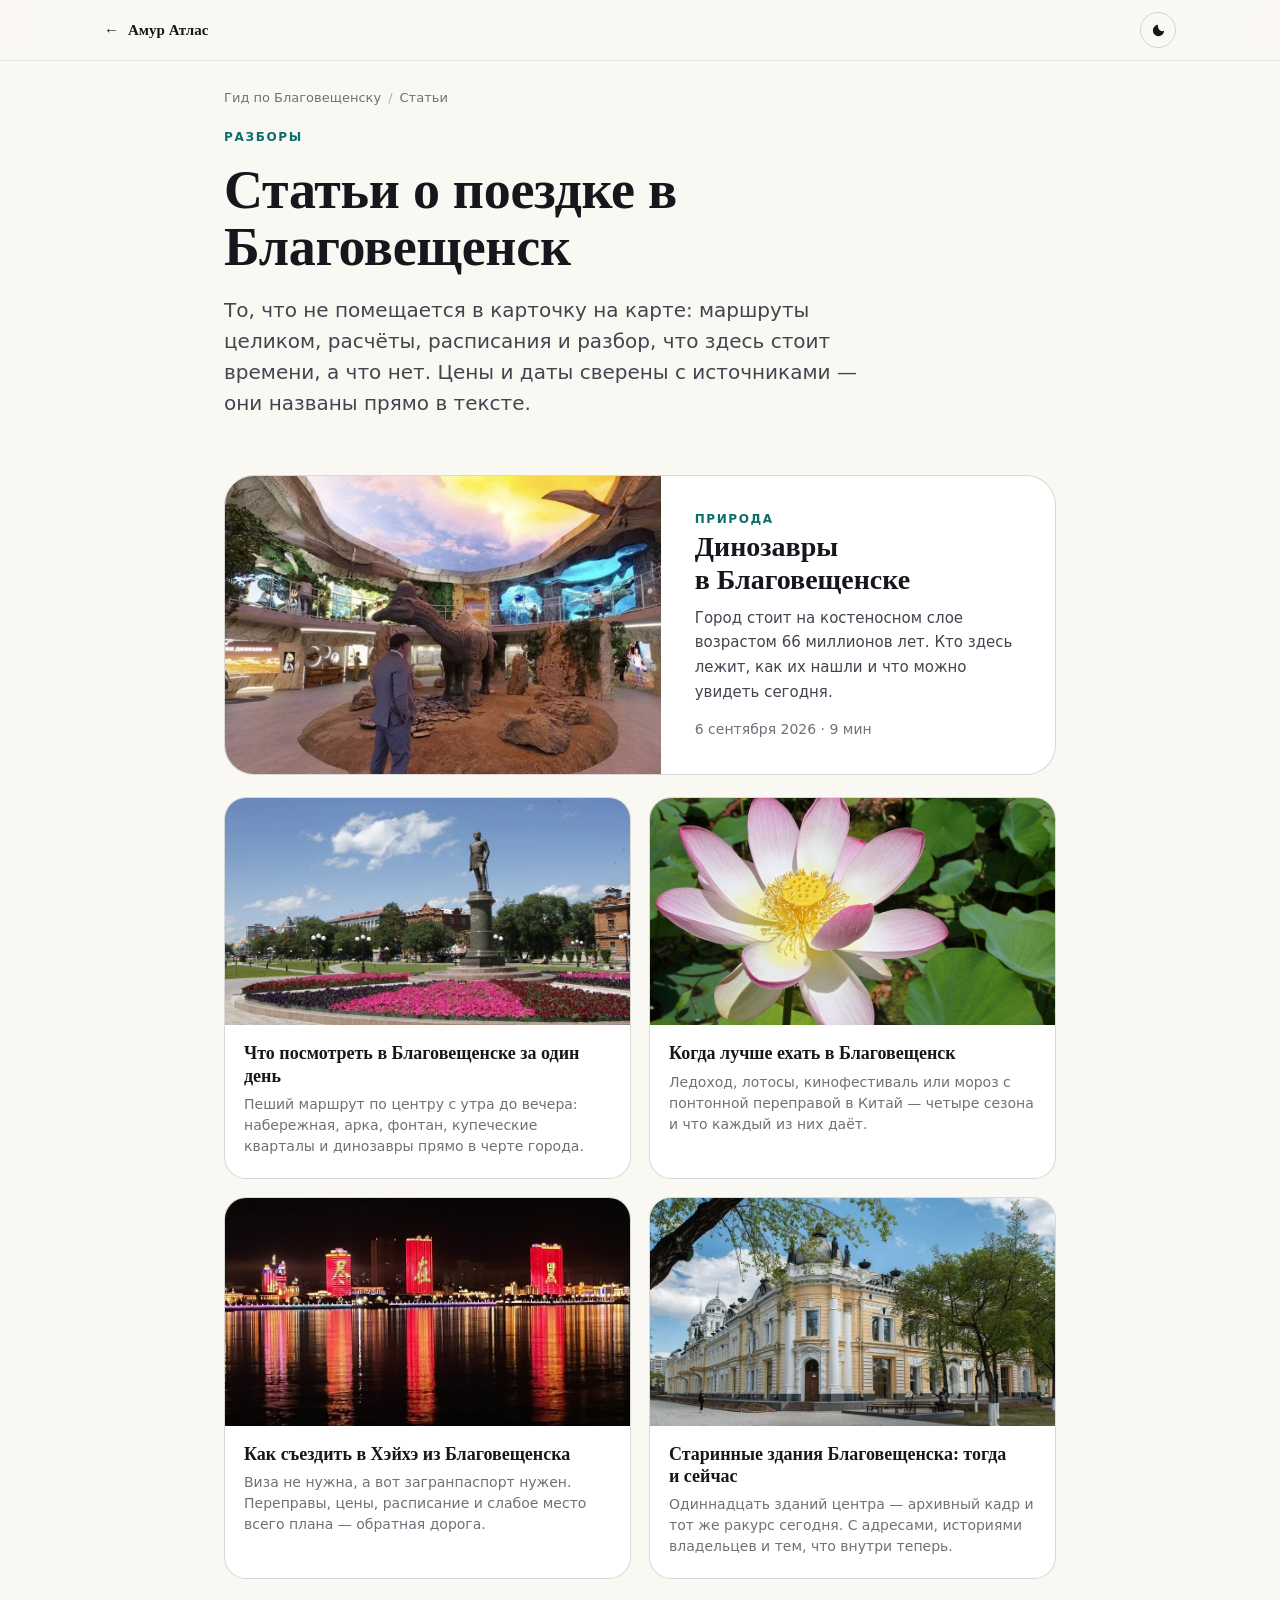
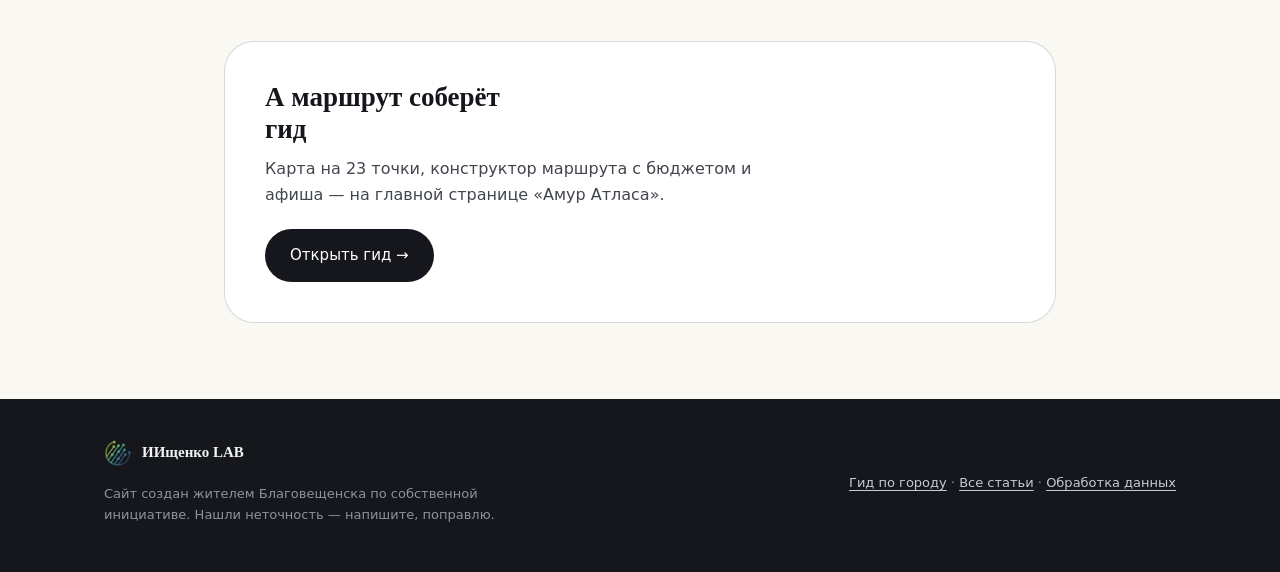
<file: stati/index.html>
<!DOCTYPE html>
<html lang="ru">
<head>
<meta name="robots" content="noindex, nofollow">
<meta charset="UTF-8">
<meta name="viewport" content="width=device-width, initial-scale=1.0">
<meta http-equiv="Content-Security-Policy" content="default-src 'self'; script-src 'self' 'unsafe-inline' https://mc.yandex.ru https://yastatic.net; style-src 'self' 'unsafe-inline' https://fonts.googleapis.com; font-src 'self' data: https://fonts.gstatic.com; img-src 'self' data: https://mc.yandex.ru; connect-src 'self' https://mc.yandex.ru https://yastatic.net wss://mc.yandex.ru; frame-src https://mc.yandex.ru; object-src 'none'; base-uri 'self'; form-action 'self'">
<meta name="referrer" content="strict-origin-when-cross-origin">
<meta name="theme-color" content="#0E9A93">
<link rel="icon" type="image/png" sizes="120x120" href="/assets/favicon-120.png">
<link rel="icon" type="image/png" sizes="64x64" href="/assets/favicon.png">
<link rel="icon" type="image/x-icon" href="/assets/favicon.ico">
<link rel="apple-touch-icon" sizes="180x180" href="/assets/favicon-180.png">
<link rel="preconnect" href="https://fonts.googleapis.com">
<link rel="preconnect" href="https://fonts.gstatic.com" crossorigin>
<link href="https://fonts.googleapis.com/css2?family=Bitter:wght@500;600;700&family=Golos+Text:wght@400;500;600;700&display=swap" rel="stylesheet">
<link rel="stylesheet" href="/assets/article.css">
<script>
/* тема до первой отрисовки, чтобы не мигало белым при переходе с главной */
(function(){try{var t=localStorage.getItem('atlas-theme');if(t==='dark')document.documentElement.setAttribute('data-theme','dark');}catch(e){}})();
</script>
<title>Статьи о Благовещенске: Хэйхэ, маршруты, сезоны — Амур Атлас</title>
<meta name="description" content="Разборы для поездки в Благовещенск: как съездить в китайский Хэйхэ без визы, что успеть за один день и в какой сезон ехать. Цены и расписания сверены с источниками.">
<link rel="canonical" href="https://visitblg.ru/stati/">
<meta property="og:type" content="website">
<meta property="og:title" content="Статьи о Благовещенске — Амур Атлас">
<meta property="og:description" content="Поездка в Хэйхэ, маршрут на один день, выбор сезона. Практика без воды.">
<meta property="og:url" content="https://visitblg.ru/stati/">
<meta property="og:image" content="https://visitblg.ru/assets/photo/muzey-dinozavrov.jpg">
<meta property="og:locale" content="ru_RU">
<script type="application/ld+json">
{
  "@context": "https://schema.org",
  "@graph": [
    {
      "@type": "CollectionPage",
      "name": "Статьи о Благовещенске",
      "description": "Разборы для тех, кто едет в Благовещенск: поездка в Хэйхэ, маршрут на один день, выбор сезона.",
      "url": "https://visitblg.ru/stati/",
      "inLanguage": "ru-RU",
      "isPartOf": {
        "@type": "WebSite",
        "name": "Амур Атлас",
        "url": "https://visitblg.ru/"
      },
      "mainEntity": {
        "@type": "ItemList",
        "itemListElement": [
          {
            "@type": "ListItem",
            "position": 1,
            "name": "Динозавры в Благовещенске",
            "url": "https://visitblg.ru/stati/dinozavry-v-blagoveshchenske/"
          },
          {
            "@type": "ListItem",
            "position": 2,
            "name": "Что посмотреть в Благовещенске за один день",
            "url": "https://visitblg.ru/stati/blagoveshchensk-za-odin-den/"
          },
          {
            "@type": "ListItem",
            "position": 3,
            "name": "Когда лучше ехать в Благовещенск",
            "url": "https://visitblg.ru/stati/kogda-ehat-v-blagoveshchensk/"
          },
          {
            "@type": "ListItem",
            "position": 4,
            "name": "Как съездить в Хэйхэ из Благовещенска",
            "url": "https://visitblg.ru/stati/poezdka-v-heihe/"
          },
          {
            "@type": "ListItem",
            "position": 5,
            "name": "Старинные здания Благовещенска: тогда и сейчас",
            "url": "https://visitblg.ru/stati/starinnye-zdaniya-blagoveshchenska/"
          }
        ]
      }
    },
    {
      "@type": "BreadcrumbList",
      "itemListElement": [
        {
          "@type": "ListItem",
          "position": 1,
          "name": "Гид по Благовещенску",
          "item": "https://visitblg.ru/"
        },
        {
          "@type": "ListItem",
          "position": 2,
          "name": "Статьи"
        }
      ]
    }
  ]
}
</script>
<script>
(function(){
  var id = 111773809;
  (function(m,e,t,r,i,k,a){m[i]=m[i]||function(){(m[i].a=m[i].a||[]).push(arguments)};m[i].l=1*new Date();
   for(var j=0;j<e.length;j++){if(e[j].src===r){return;}}
   k=t.createElement("script");a=t.getElementsByTagName("script")[0];
   k.async=1;k.src=r;a.parentNode.insertBefore(k,a);
  })(window,document.scripts,document,"https://mc.yandex.ru/metrika/tag.js?id="+id,"ym");
  ym(id,"init",{ssr:true,clickmap:true,trackLinks:true,accurateTrackBounce:true,webvisor:true,
                referrer:document.referrer,url:location.href});
})();
</script>
<noscript><div><img src="https://mc.yandex.ru/watch/111773809" style="position:absolute;left:-9999px" alt=""></div></noscript>
</head>
<body>

<div class="progress" aria-hidden="true"><i id="pg"></i></div>
<div class="top">
  <div class="wrap top-in">
    <a class="back" href="/"><span class="ar">&larr;</span> Амур Атлас</a>
    <button class="theme-btn" id="theme-btn" aria-label="Переключить светлую и тёмную тему"><svg id="theme-ico" viewBox="0 0 24 24"><path d="M20 12.5A8 8 0 1111.5 4a6.5 6.5 0 008.5 8.5z"/></svg></button>
  </div>
</div>

<main>
<div class="wrap">

  <nav class="crumbs" aria-label="Хлебные крошки">
    <a href="/">Гид по Благовещенску</a><span>/</span>Статьи
  </nav>

  <div class="a-head">
    <span class="eyebrow">Разборы</span>
    <h1 class="wide">Статьи о поездке в Благовещенск</h1>
    <p class="lead">То, что не помещается в карточку на карте: маршруты целиком, расчёты, расписания и разбор, что здесь стоит времени, а что нет. Цены и даты сверены с источниками — они названы прямо в тексте.</p>
  </div>

  <div class="list">
    <a class="lead-card" href="/stati/dinozavry-v-blagoveshchenske/">
      <img src="/assets/photo/muzey-dinozavrov.jpg" alt="Модель гадрозавра в натуральную величину в интерактивном музее динозавров на площади Ленина в Благовещенске" width="840" height="473" loading="eager" decoding="async">
      <div class="b">
        <div class="tag">Природа</div>
        <div class="t">Динозавры в&nbsp;Благовещенске</div>
        <div class="d">Город стоит на костеносном слое возрастом 66 миллионов лет. Кто здесь лежит, как их нашли и что можно увидеть сегодня.</div>
        <div class="card-d">6 сентября 2026 · 9 мин</div>
      </div>
    </a>
    <div class="rest">
<a class="card" href="/stati/blagoveshchensk-za-odin-den/">
  <img src="/assets/photo/pamyatnik-muravyovu.jpg" alt="Памятник Муравьёву-Амурскому в Благовещенске летом, вокруг цветники и старинные кирпичные здания" width="960" height="640" loading="lazy" decoding="async">
  <div class="card-b">
    <div class="card-t">Что посмотреть в&nbsp;Благовещенске за&nbsp;один день</div>
    <div class="card-d">Пеший маршрут по центру с утра до вечера: набережная, арка, фонтан, купеческие кварталы и динозавры прямо в черте города.</div>
  </div>
</a>
<a class="card" href="/stati/kogda-ehat-v-blagoveshchensk/">
  <img src="/assets/photo/lotos.jpg" alt="Цветущий краснокнижный лотос Комарова на озере под Благовещенском" width="900" height="642" loading="lazy" decoding="async">
  <div class="card-b">
    <div class="card-t">Когда лучше ехать в&nbsp;Благовещенск</div>
    <div class="card-d">Ледоход, лотосы, кинофестиваль или мороз с понтонной переправой в Китай — четыре сезона и что каждый из них даёт.</div>
  </div>
</a>
<a class="card" href="/stati/poezdka-v-heihe/">
  <img src="/assets/photo/heihe-noch-s-naberezhnoy.jpg" alt="Ночной Хэйхэ с набережной Благовещенска: небоскрёбы в красной подсветке с китайскими иероглифами отражаются в Амуре" width="900" height="675" loading="lazy" decoding="async">
  <div class="card-b">
    <div class="card-t">Как съездить в Хэйхэ из&nbsp;Благовещенска</div>
    <div class="card-d">Виза не нужна, а вот загранпаспорт нужен. Переправы, цены, расписание и слабое место всего плана — обратная дорога.</div>
  </div>
</a>
<a class="card" href="/stati/starinnye-zdaniya-blagoveshchenska/">
  <img src="/assets/photo/kupechesky-dom-kupol.jpg" alt="Торговый дом «И. Я. Чурин и Ко» в Благовещенске летом: жёлто-белый фасад с куполом и скульптурами на кровле" width="900" height="601" loading="lazy" decoding="async">
  <div class="card-b">
    <div class="card-t">Старинные здания Благовещенска: тогда и&nbsp;сейчас</div>
    <div class="card-d">Одиннадцать зданий центра — архивный кадр и тот же ракурс сегодня. С адресами, историями владельцев и тем, что внутри теперь.</div>
  </div>
</a>
    </div>
  </div>

  <section class="cta">
    <h2>А маршрут соберёт гид</h2>
    <p>Карта на 23 точки, конструктор маршрута с бюджетом и афиша — на главной странице «Амур Атласа».</p>
    <div class="btns">
      <a class="btn btn-primary" href="/">Открыть гид →</a>
    </div>
  </section>

</div>
</main>

<footer>
  <div class="wrap foot-in">
    <div>
      <a class="foot-brand" href="https://t.me/Evgen_wormhole" target="_blank" rel="noopener"><img src="/assets/logo-mark.png" alt="ИИщенко LAB" width="28" height="28">ИИщенко LAB</a>
      <div class="foot-note" style="margin-top:8px">Сайт создан жителем Благовещенска по собственной инициативе. Нашли неточность — напишите, поправлю.</div>
    </div>
    <div class="foot-note"><a href="/">Гид по городу</a> · <a href="/stati/">Все статьи</a> · <a href="/privacy.html">Обработка данных</a></div>
  </div>
</footer>
<script>
(function(){
  var bar = document.getElementById('pg');
  if (bar) {
    var tick = function(){
      var h = document.documentElement.scrollHeight - window.innerHeight;
      bar.style.width = (h > 0 ? Math.min(100, window.scrollY / h * 100) : 0) + '%';
    };
    addEventListener('scroll', tick, {passive:true});
    addEventListener('resize', tick);
    tick();
  }
  var btn = document.getElementById('theme-btn');
  if (btn) btn.addEventListener('click', function(){
    var dark = document.documentElement.getAttribute('data-theme') === 'dark';
    if (dark) document.documentElement.removeAttribute('data-theme');
    else document.documentElement.setAttribute('data-theme','dark');
    try { localStorage.setItem('atlas-theme', dark ? 'light' : 'dark'); } catch(e){}
  });
})();
</script>
</body>
</html>
</file>
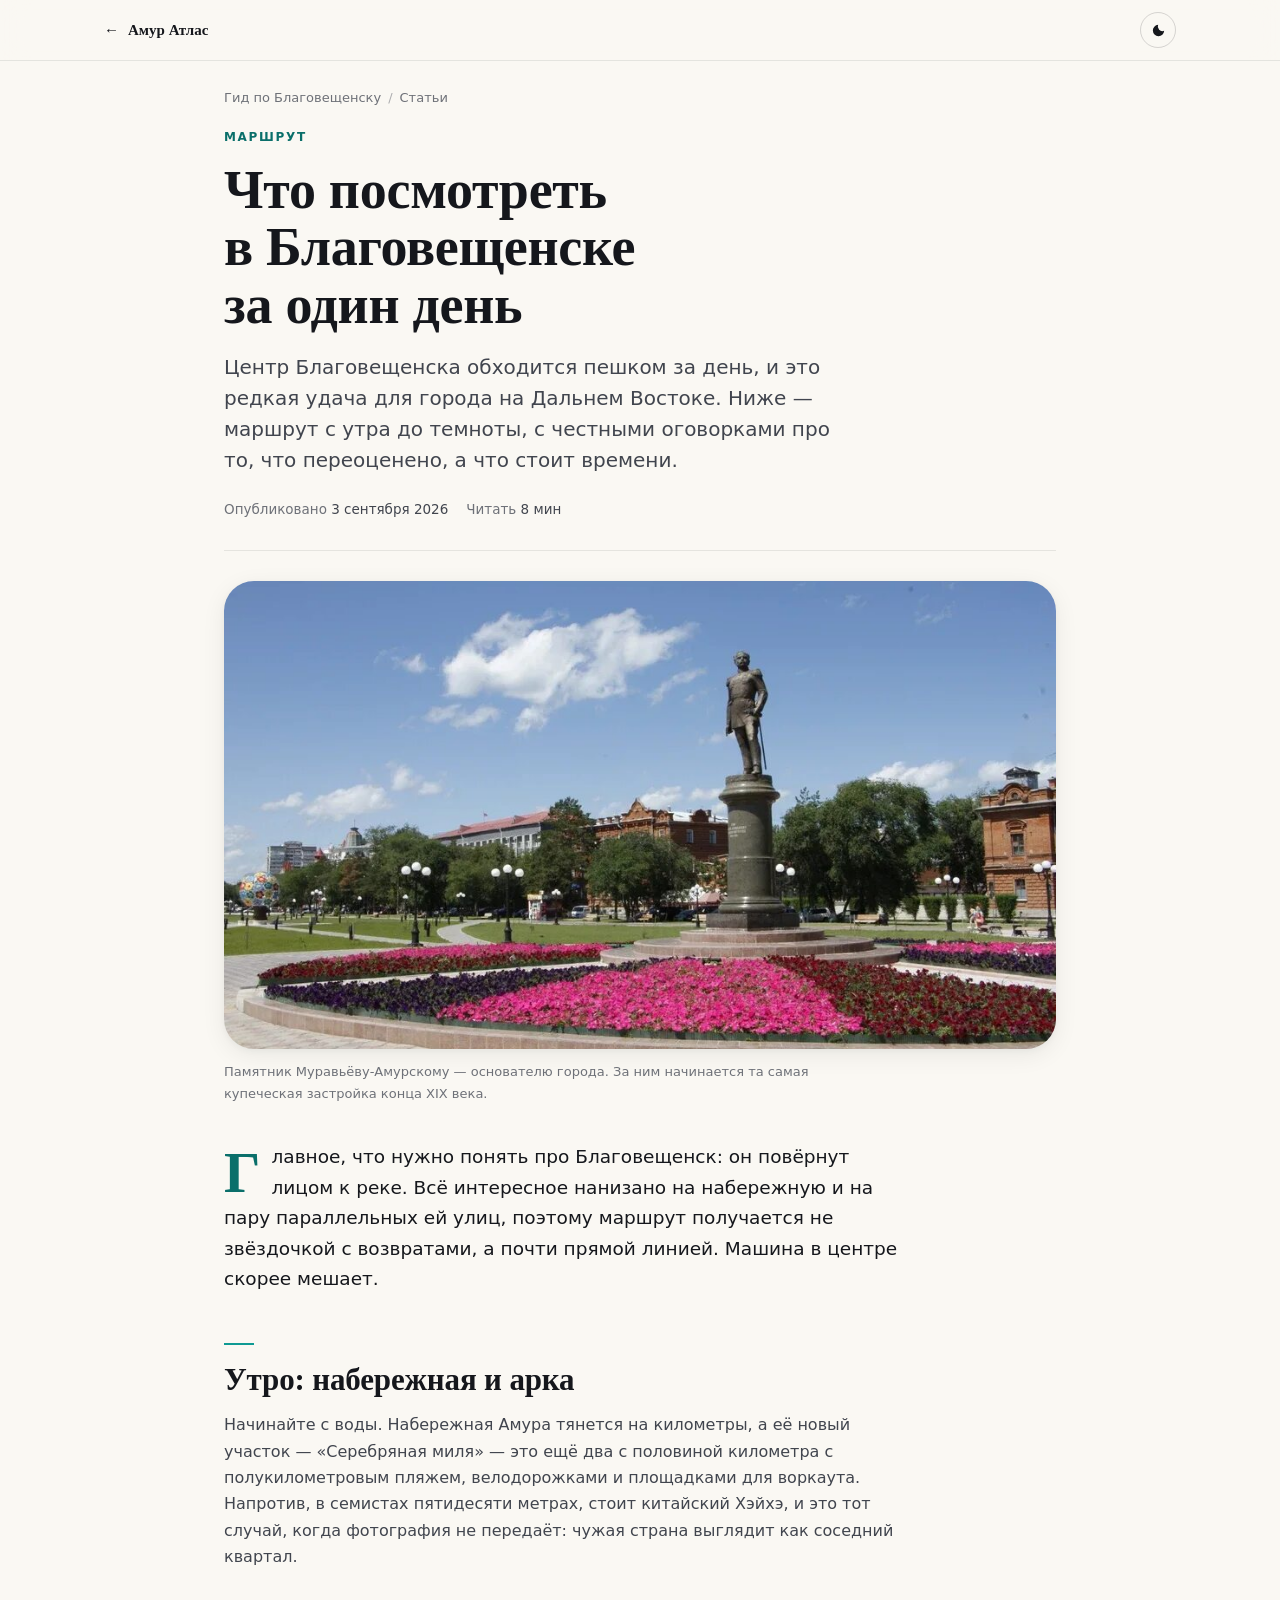
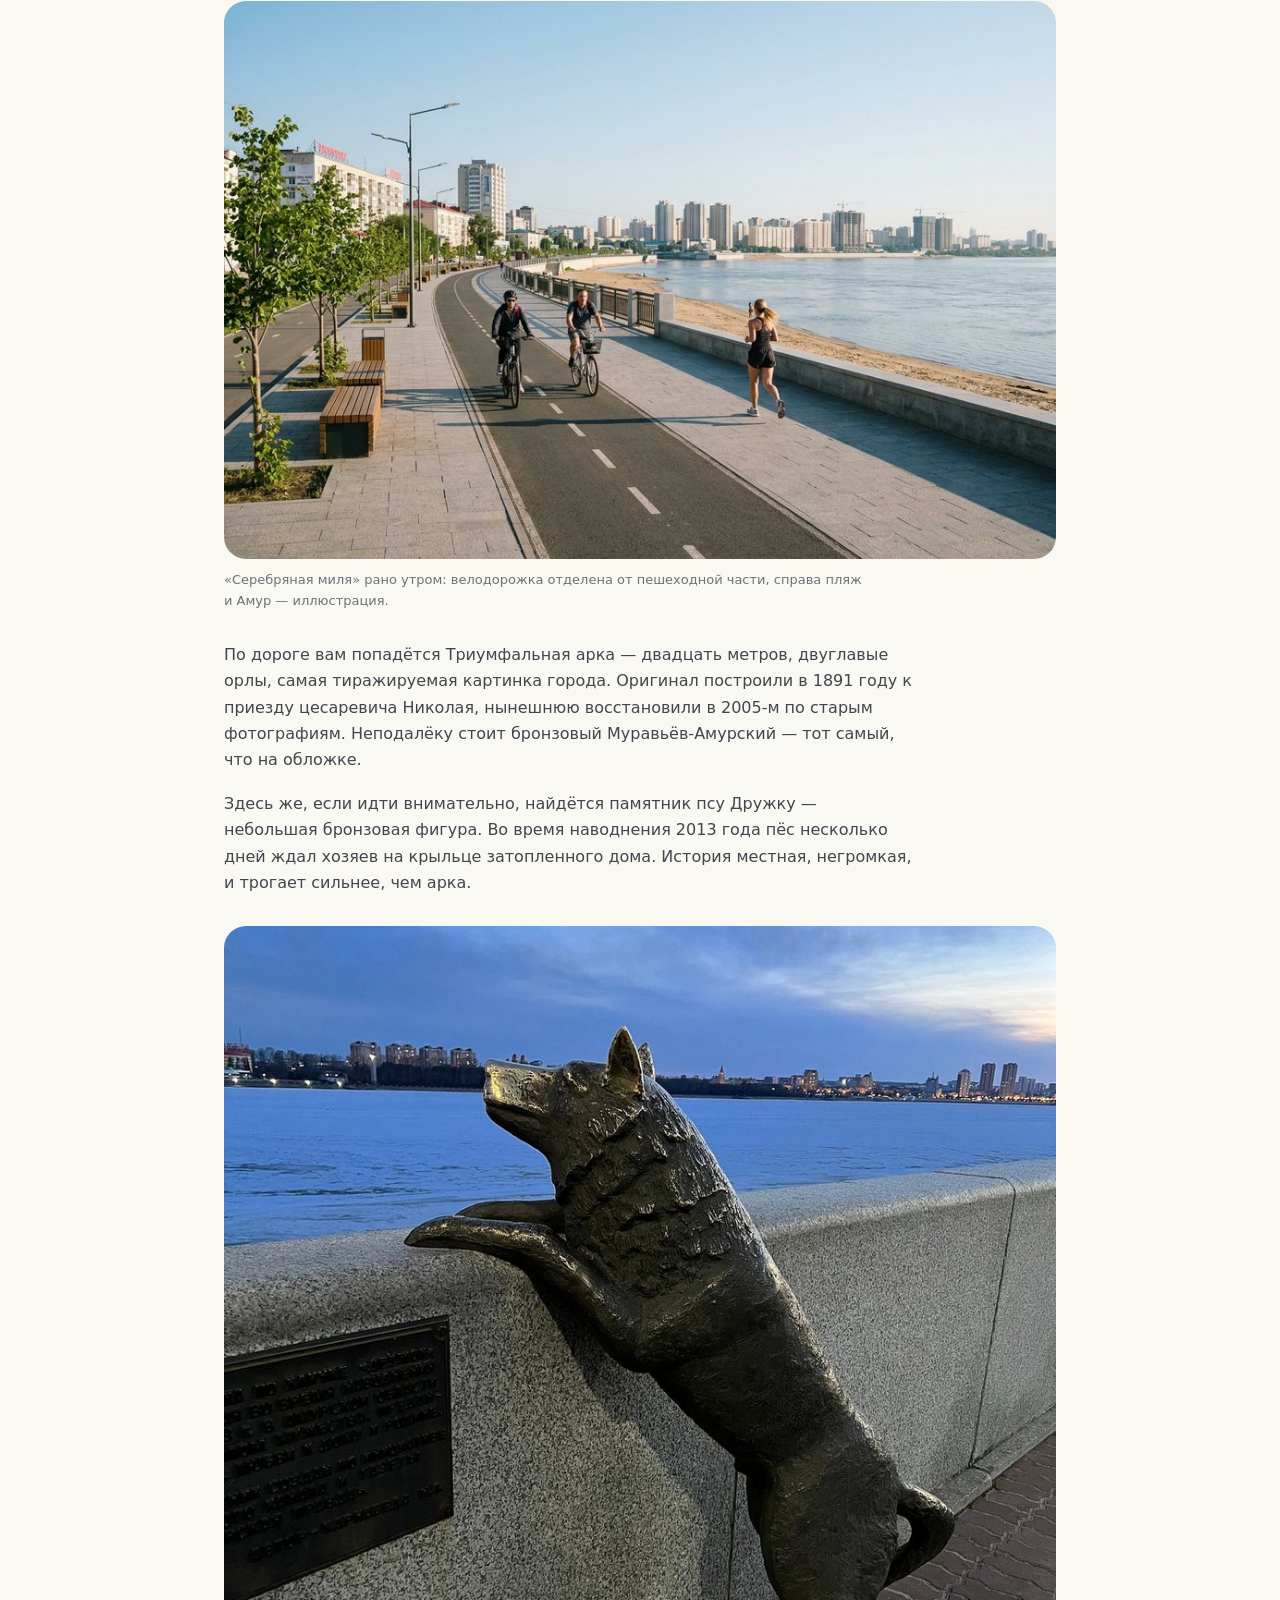
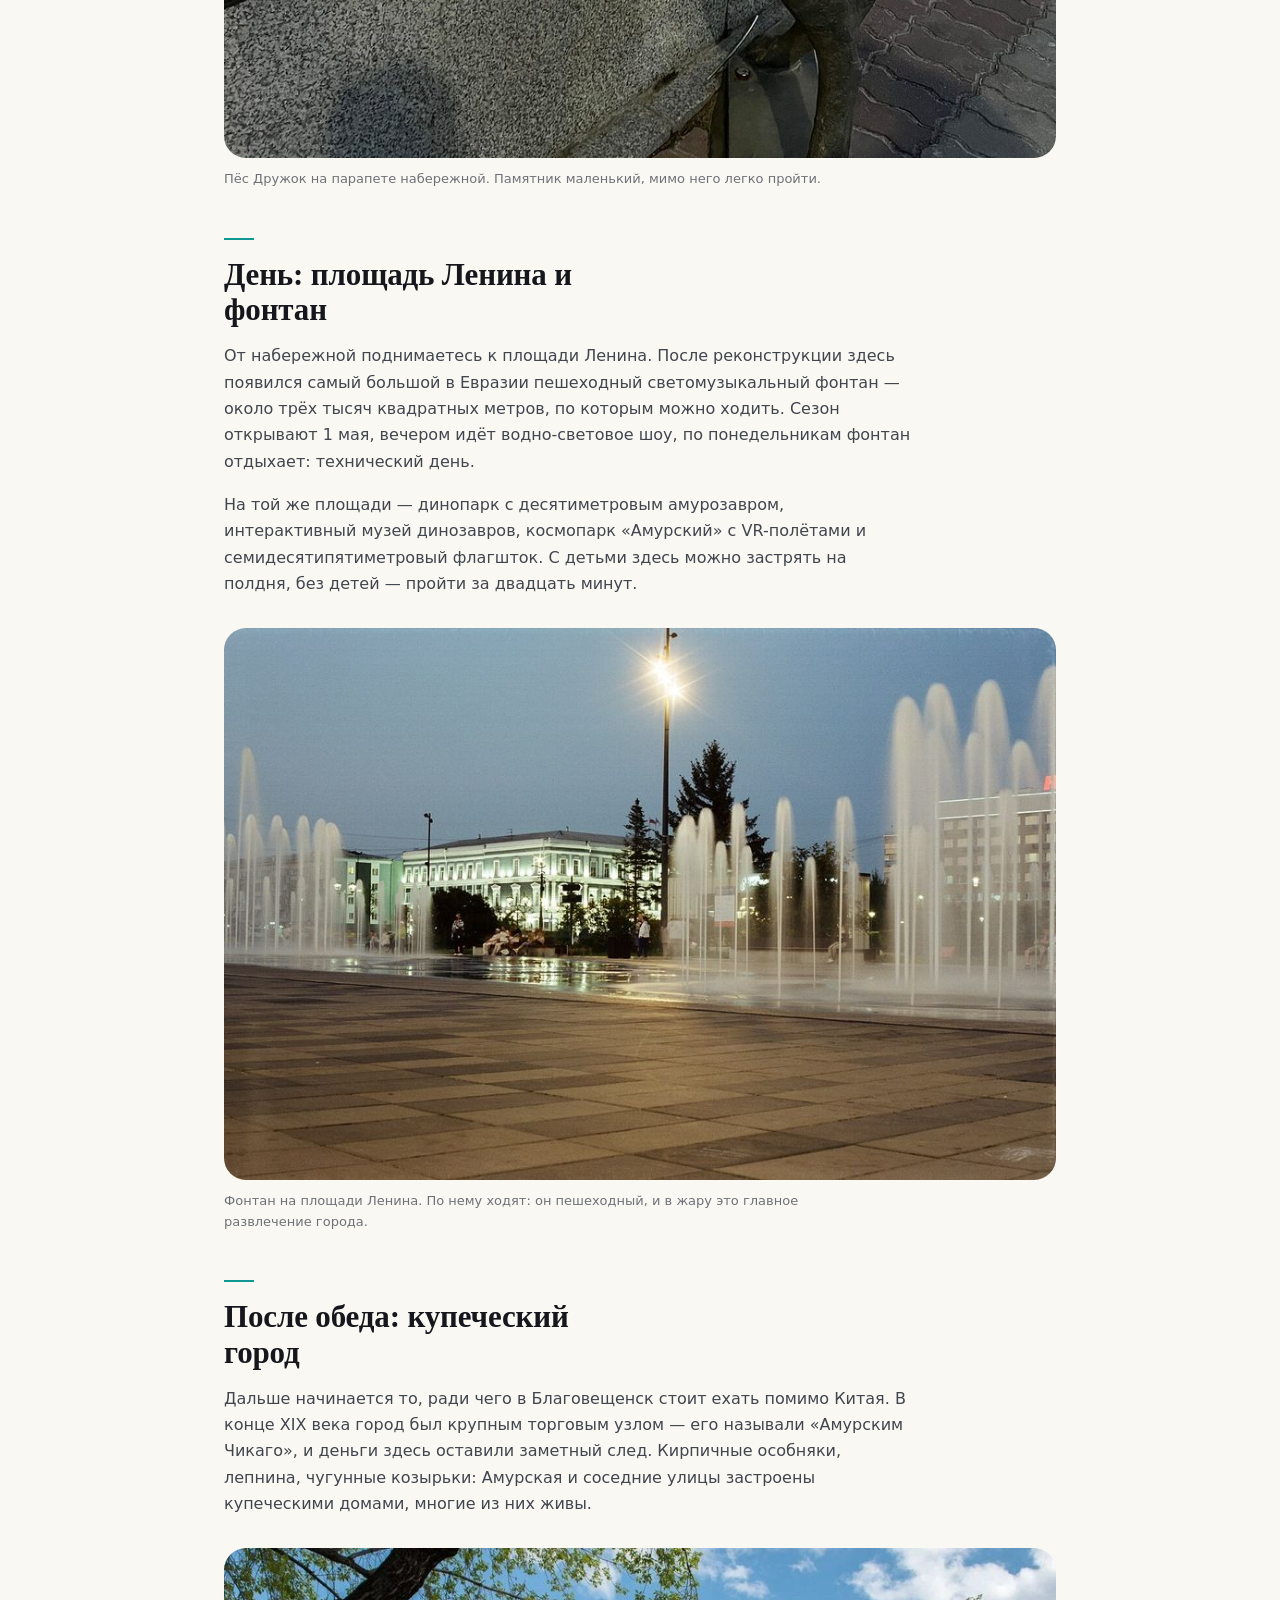
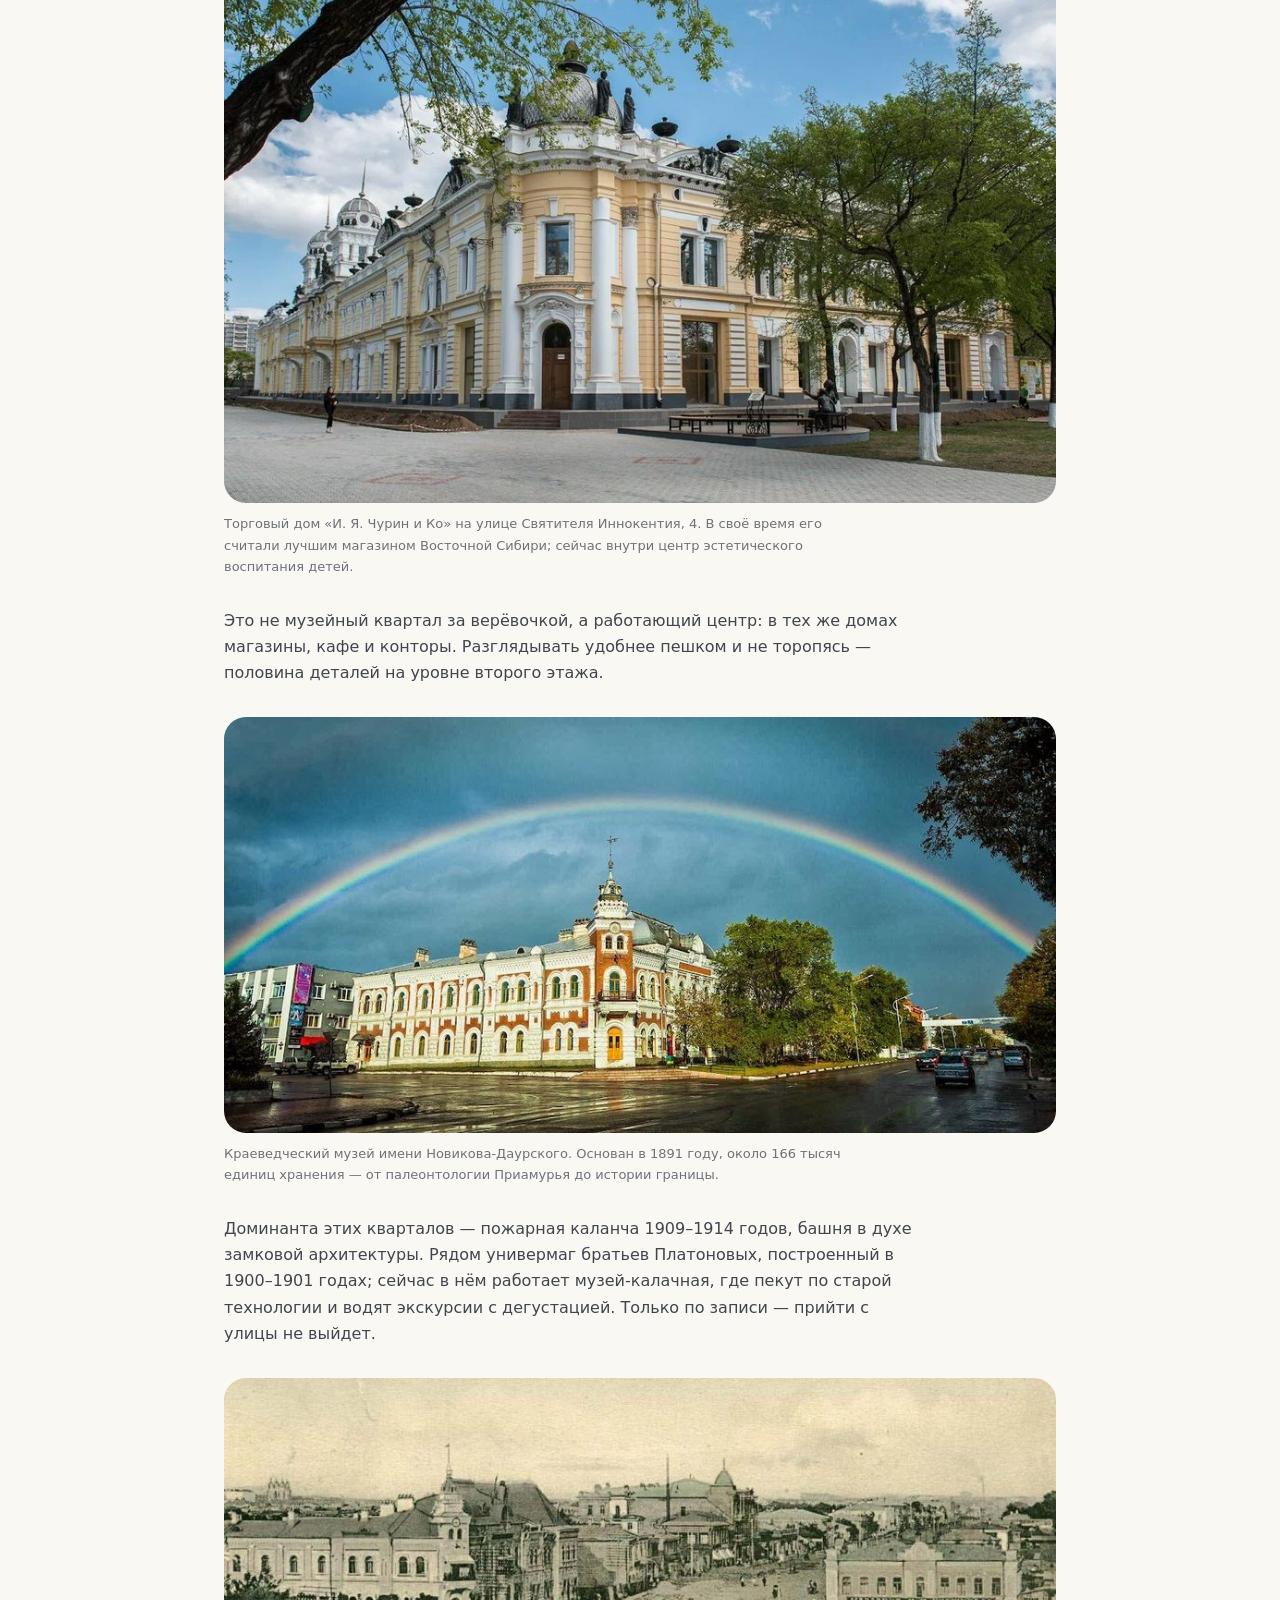
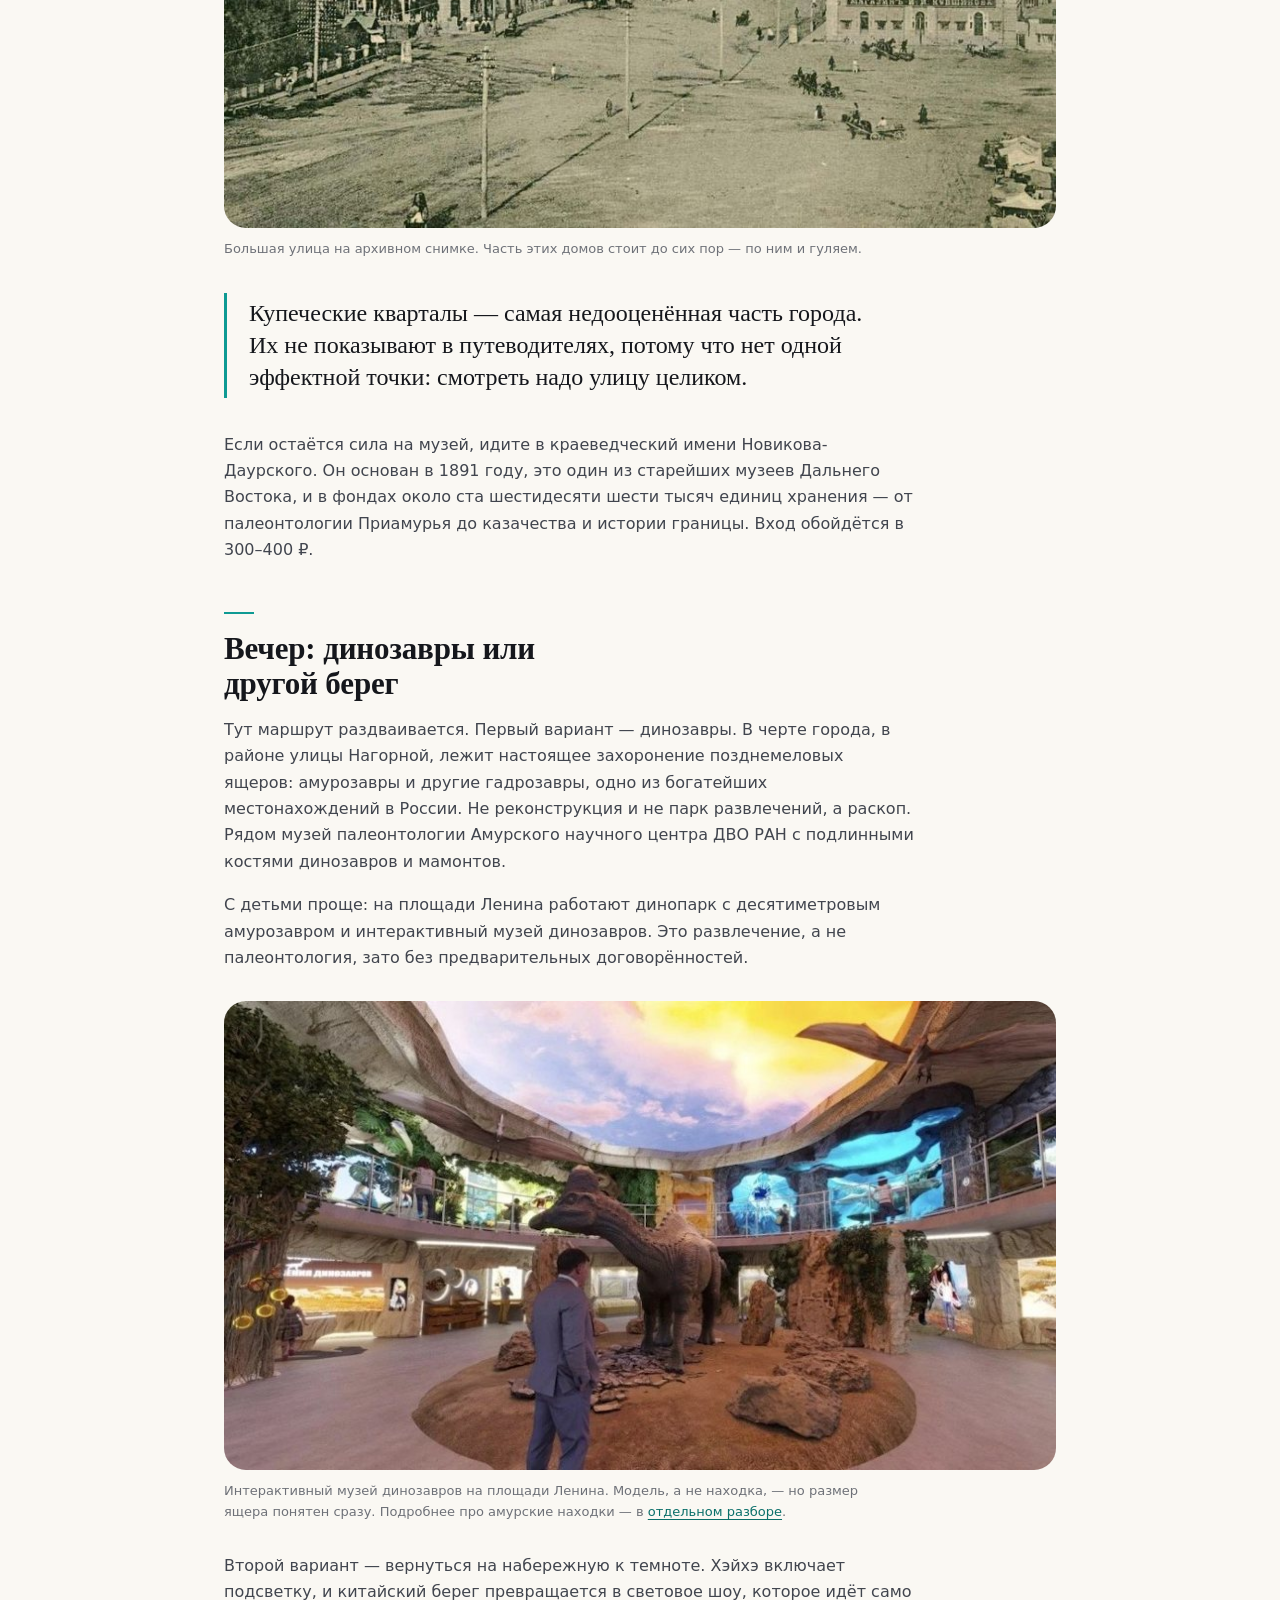
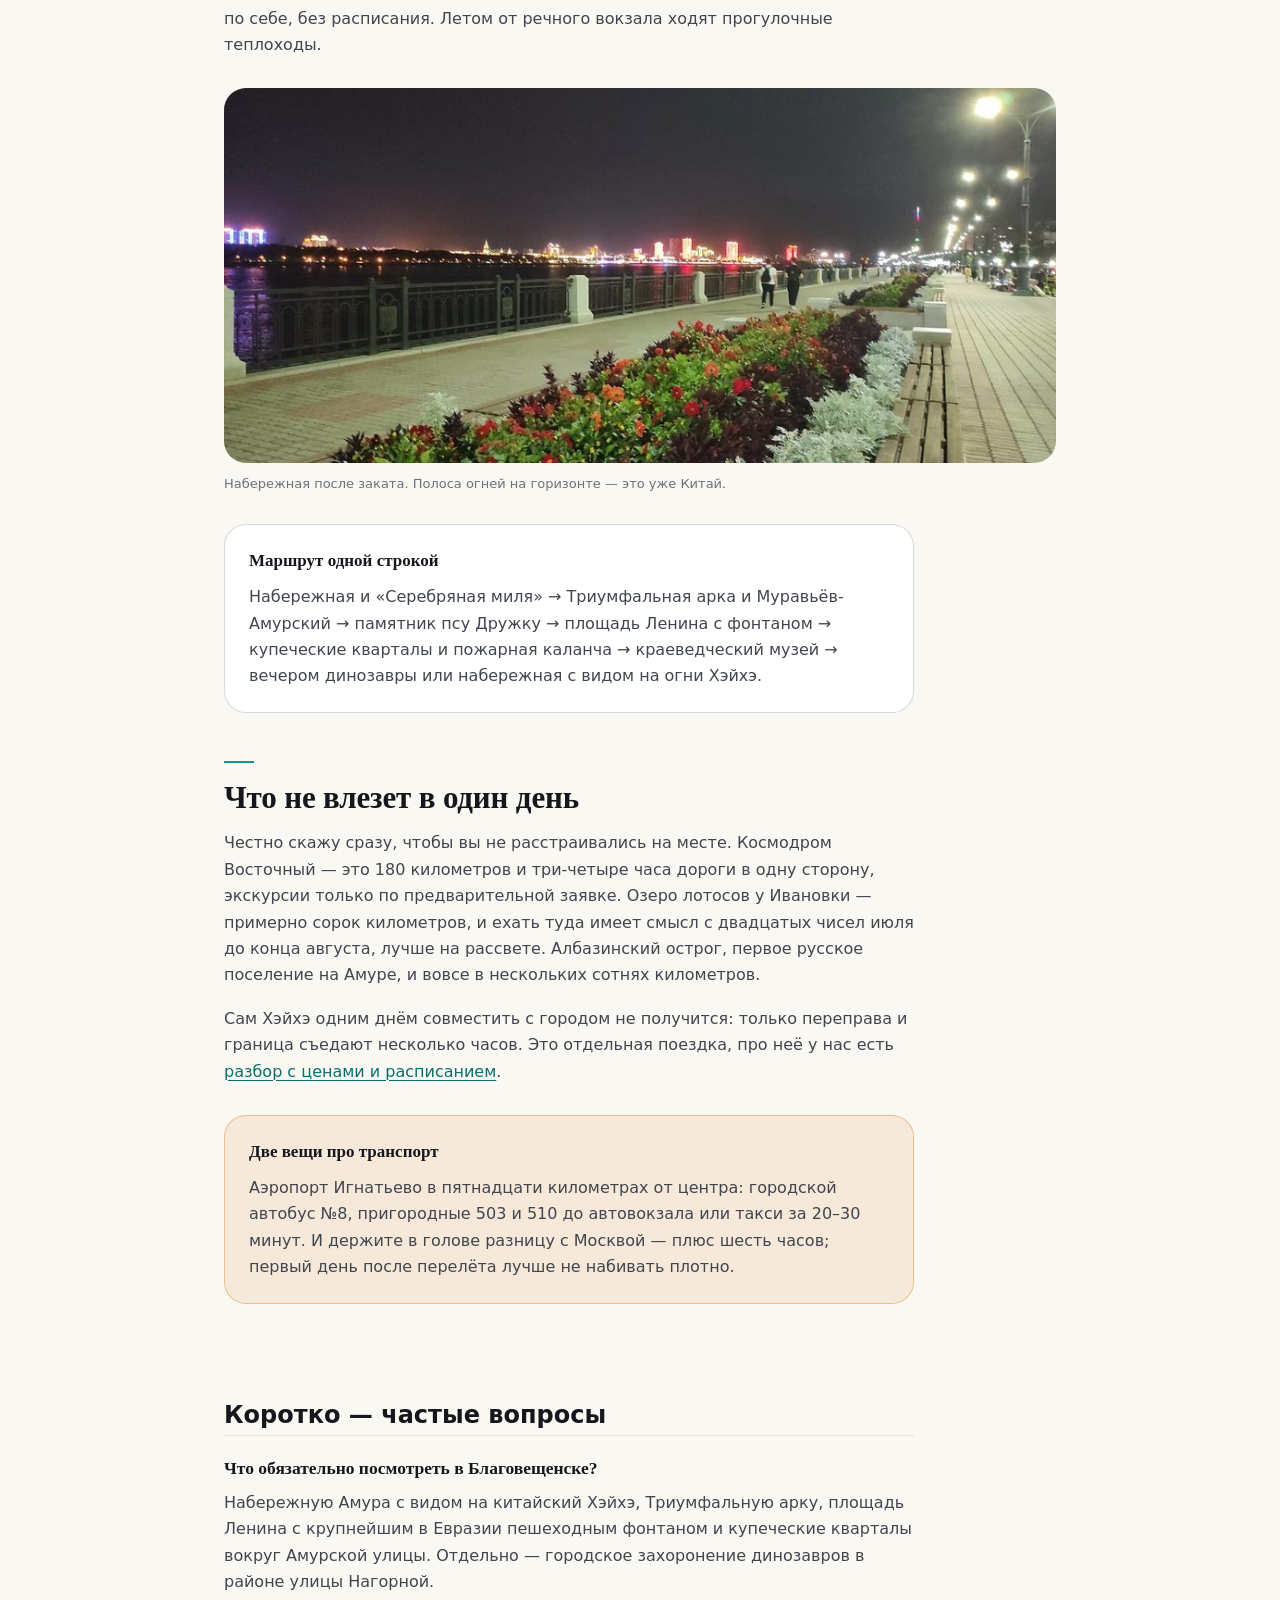
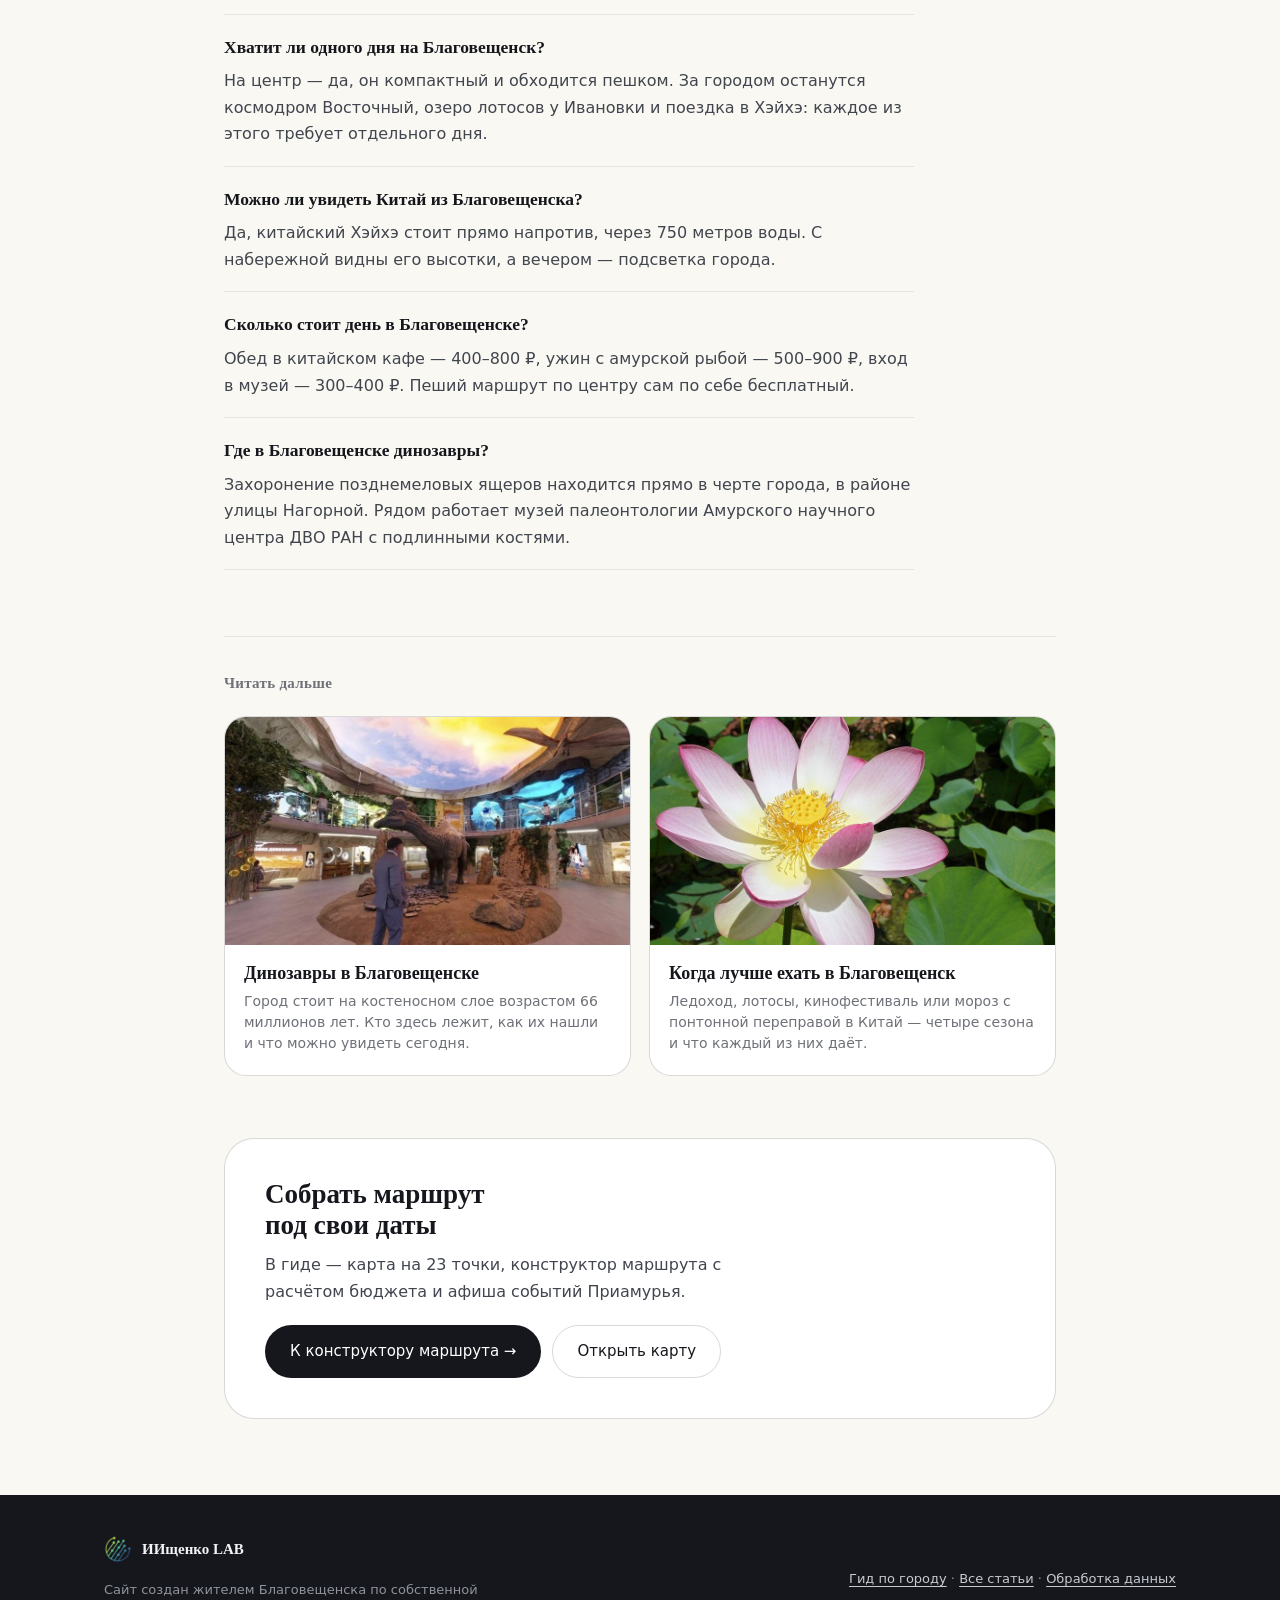
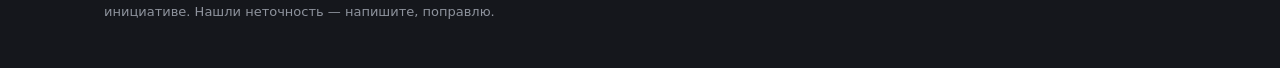
<file: stati/blagoveshchensk-za-odin-den/index.html>
<!DOCTYPE html>
<html lang="ru">
<head>
<meta name="robots" content="noindex, nofollow">
<meta charset="UTF-8">
<meta name="viewport" content="width=device-width, initial-scale=1.0">
<meta http-equiv="Content-Security-Policy" content="default-src 'self'; script-src 'self' 'unsafe-inline' https://mc.yandex.ru https://yastatic.net; style-src 'self' 'unsafe-inline' https://fonts.googleapis.com; font-src 'self' data: https://fonts.gstatic.com; img-src 'self' data: https://mc.yandex.ru; connect-src 'self' https://mc.yandex.ru https://yastatic.net wss://mc.yandex.ru; frame-src https://mc.yandex.ru; object-src 'none'; base-uri 'self'; form-action 'self'">
<meta name="referrer" content="strict-origin-when-cross-origin">
<meta name="theme-color" content="#0E9A93">
<link rel="icon" type="image/png" sizes="120x120" href="/assets/favicon-120.png">
<link rel="icon" type="image/png" sizes="64x64" href="/assets/favicon.png">
<link rel="icon" type="image/x-icon" href="/assets/favicon.ico">
<link rel="apple-touch-icon" sizes="180x180" href="/assets/favicon-180.png">
<link rel="preconnect" href="https://fonts.googleapis.com">
<link rel="preconnect" href="https://fonts.gstatic.com" crossorigin>
<link href="https://fonts.googleapis.com/css2?family=Bitter:wght@500;600;700&family=Golos+Text:wght@400;500;600;700&display=swap" rel="stylesheet">
<link rel="stylesheet" href="/assets/article.css">
<script>
/* тема до первой отрисовки, чтобы не мигало белым при переходе с главной */
(function(){try{var t=localStorage.getItem('atlas-theme');if(t==='dark')document.documentElement.setAttribute('data-theme','dark');}catch(e){}})();
</script>
<title>Что посмотреть в Благовещенске за один день: маршрут</title>
<meta name="description" content="Пеший маршрут по центру: набережная и Триумфальная арка, площадь Ленина с фонтаном, купеческая Амурская улица, памятник псу Дружку и городское кладбище динозавров.">
<link rel="canonical" href="https://visitblg.ru/stati/blagoveshchensk-za-odin-den/">
<meta property="og:type" content="article">
<meta property="og:title" content="Что посмотреть в Благовещенске за один день: маршрут">
<meta property="og:description" content="Пеший маршрут по центру: набережная и Триумфальная арка, площадь Ленина с фонтаном, купеческая Амурская улица, памятник псу Дружку и городское кладбище динозавров.">
<meta property="og:url" content="https://visitblg.ru/stati/blagoveshchensk-za-odin-den/">
<meta property="og:image" content="https://visitblg.ru/assets/photo/pamyatnik-muravyovu.jpg">
<meta property="og:locale" content="ru_RU">
<meta property="og:site_name" content="Амур Атлас">
<meta name="twitter:card" content="summary_large_image">
<meta name="twitter:title" content="Что посмотреть в Благовещенске за один день: маршрут">
<meta name="twitter:description" content="Пеший маршрут по центру: набережная и Триумфальная арка, площадь Ленина с фонтаном, купеческая Амурская улица, памятник псу Дружку и городское кладбище динозавров.">
<meta name="twitter:image" content="https://visitblg.ru/assets/photo/pamyatnik-muravyovu.jpg">
<script type="application/ld+json">
{
  "@context": "https://schema.org",
  "@graph": [
    {
      "@type": "Article",
      "headline": "Что посмотреть в Благовещенске за один день",
      "description": "Пеший маршрут по центру: набережная и Триумфальная арка, площадь Ленина с фонтаном, купеческая Амурская улица, памятник псу Дружку и городское кладбище динозавров.",
      "image": [
        "https://visitblg.ru/assets/photo/pamyatnik-muravyovu.jpg"
      ],
      "datePublished": "2026-09-03",
      "dateModified": "2026-09-03",
      "inLanguage": "ru-RU",
      "author": {
        "@type": "Person",
        "name": "Евгений Ищенко"
      },
      "publisher": {
        "@type": "Organization",
        "name": "ИИщенко LAB",
        "logo": {
          "@type": "ImageObject",
          "url": "https://visitblg.ru/assets/logo-mark.png"
        }
      },
      "mainEntityOfPage": {
        "@type": "WebPage",
        "@id": "https://visitblg.ru/stati/blagoveshchensk-za-odin-den/"
      },
      "about": {
        "@type": "Place",
        "name": "Благовещенск",
        "address": {
          "@type": "PostalAddress",
          "addressLocality": "Благовещенск",
          "addressRegion": "Амурская область",
          "addressCountry": "RU"
        }
      }
    },
    {
      "@type": "BreadcrumbList",
      "itemListElement": [
        {
          "@type": "ListItem",
          "position": 1,
          "name": "Гид по Благовещенску",
          "item": "https://visitblg.ru/"
        },
        {
          "@type": "ListItem",
          "position": 2,
          "name": "Статьи",
          "item": "https://visitblg.ru/stati/"
        },
        {
          "@type": "ListItem",
          "position": 3,
          "name": "Что посмотреть в Благовещенске за один день"
        }
      ]
    },
    {
      "@type": "FAQPage",
      "mainEntity": [
        {
          "@type": "Question",
          "name": "Что обязательно посмотреть в Благовещенске?",
          "acceptedAnswer": {
            "@type": "Answer",
            "text": "Набережную Амура с видом на китайский Хэйхэ, Триумфальную арку, площадь Ленина с крупнейшим в Евразии пешеходным фонтаном и купеческие кварталы вокруг Амурской улицы. Отдельно — городское захоронение динозавров в районе улицы Нагорной."
          }
        },
        {
          "@type": "Question",
          "name": "Хватит ли одного дня на Благовещенск?",
          "acceptedAnswer": {
            "@type": "Answer",
            "text": "На центр — да, он компактный и обходится пешком. За городом останутся космодром Восточный, озеро лотосов у Ивановки и поездка в Хэйхэ: каждое из этого требует отдельного дня."
          }
        },
        {
          "@type": "Question",
          "name": "Можно ли увидеть Китай из Благовещенска?",
          "acceptedAnswer": {
            "@type": "Answer",
            "text": "Да, китайский Хэйхэ стоит прямо напротив, через 750 метров воды. С набережной видны его высотки, а вечером — подсветка города."
          }
        },
        {
          "@type": "Question",
          "name": "Сколько стоит день в Благовещенске?",
          "acceptedAnswer": {
            "@type": "Answer",
            "text": "Обед в китайском кафе — 400–800 ₽, ужин с амурской рыбой — 500–900 ₽, вход в музей — 300–400 ₽. Пеший маршрут по центру сам по себе бесплатный."
          }
        },
        {
          "@type": "Question",
          "name": "Где в Благовещенске динозавры?",
          "acceptedAnswer": {
            "@type": "Answer",
            "text": "Захоронение позднемеловых ящеров находится прямо в черте города, в районе улицы Нагорной. Рядом работает музей палеонтологии Амурского научного центра ДВО РАН с подлинными костями."
          }
        }
      ]
    }
  ]
}
</script>
<script>
(function(){
  var id = 111773809;
  (function(m,e,t,r,i,k,a){m[i]=m[i]||function(){(m[i].a=m[i].a||[]).push(arguments)};m[i].l=1*new Date();
   for(var j=0;j<e.length;j++){if(e[j].src===r){return;}}
   k=t.createElement("script");a=t.getElementsByTagName("script")[0];
   k.async=1;k.src=r;a.parentNode.insertBefore(k,a);
  })(window,document.scripts,document,"https://mc.yandex.ru/metrika/tag.js?id="+id,"ym");
  ym(id,"init",{ssr:true,clickmap:true,trackLinks:true,accurateTrackBounce:true,webvisor:true,
                referrer:document.referrer,url:location.href});
})();
</script>
<noscript><div><img src="https://mc.yandex.ru/watch/111773809" style="position:absolute;left:-9999px" alt=""></div></noscript>
</head>
<body>

<div class="progress" aria-hidden="true"><i id="pg"></i></div>
<div class="top">
  <div class="wrap top-in">
    <a class="back" href="/"><span class="ar">&larr;</span> Амур Атлас</a>
    <button class="theme-btn" id="theme-btn" aria-label="Переключить светлую и тёмную тему"><svg id="theme-ico" viewBox="0 0 24 24"><path d="M20 12.5A8 8 0 1111.5 4a6.5 6.5 0 008.5 8.5z"/></svg></button>
  </div>
</div>

<main>
<div class="wrap">

  <nav class="crumbs" aria-label="Хлебные крошки">
    <a href="/">Гид по Благовещенску</a><span>/</span><a href="/stati/">Статьи</a>
  </nav>

  <article>
    <div class="a-head">
      <span class="eyebrow">Маршрут</span>
      <h1 class="wide">Что посмотреть в&nbsp;Благовещенске за&nbsp;один день</h1>
      <p class="lead">Центр Благовещенска обходится пешком за день, и это редкая удача для города на Дальнем Востоке. Ниже — маршрут с утра до темноты, с честными оговорками про то, что переоценено, а что стоит времени.</p>
      <div class="a-meta">
        <span>Опубликовано <b>3 сентября 2026</b></span>
        
        <span>Читать <b>8 мин</b></span>
      </div>
    </div>

    <div class="cover">
      <img src="/assets/photo/pamyatnik-muravyovu.jpg" alt="Памятник Муравьёву-Амурскому в Благовещенске летом, вокруг цветники и старинные кирпичные здания" width="960" height="640" loading="eager" decoding="async" fetchpriority="high">
    </div>
    <p class="cap">Памятник Муравьёву-Амурскому — основателю города. За ним начинается та самая купеческая застройка конца XIX века.</p>

    <div class="body">
<p class="first big">Главное, что нужно понять про Благовещенск: он повёрнут лицом к реке. Всё интересное нанизано на набережную и на пару параллельных ей улиц, поэтому маршрут получается не звёздочкой с возвратами, а почти прямой линией. Машина в центре скорее мешает.</p>

<h2>Утро: набережная и арка</h2>

<p>Начинайте с воды. Набережная Амура тянется на километры, а её новый участок — «Серебряная миля» — это ещё два с половиной километра с полукилометровым пляжем, велодорожками и площадками для воркаута. Напротив, в семистах пятидесяти метрах, стоит китайский Хэйхэ, и это тот случай, когда фотография не передаёт: чужая страна выглядит как соседний квартал.</p>

<figure class="fig">
  <img src="/assets/photo/serebryanaya-milya.jpg" alt="Велодорожка и пешеходная часть набережной Амура утром, за рекой — высотки Хэйхэ" width="900" height="604" loading="lazy" decoding="async">
  <figcaption>«Серебряная миля» рано утром: велодорожка отделена от пешеходной части, справа пляж и Амур — иллюстрация.</figcaption>
</figure>

<p>По дороге вам попадётся Триумфальная арка — двадцать метров, двуглавые орлы, самая тиражируемая картинка города. Оригинал построили в 1891 году к приезду цесаревича Николая, нынешнюю восстановили в 2005-м по старым фотографиям. Неподалёку стоит бронзовый Муравьёв-Амурский — тот самый, что на обложке.</p>

<p>Здесь же, если идти внимательно, найдётся памятник псу Дружку — небольшая бронзовая фигура. Во время наводнения 2013 года пёс несколько дней ждал хозяев на крыльце затопленного дома. История местная, негромкая, и трогает сильнее, чем арка.</p>

<figure class="fig">
  <img src="/assets/photo/drujok-vecher.jpg" alt="Бронзовый памятник псу Дружку на парапете набережной Амура вечером" width="900" height="900" loading="lazy" decoding="async">
  <figcaption>Пёс Дружок на парапете набережной. Памятник маленький, мимо него легко пройти.</figcaption>
</figure>

<h2>День: площадь Ленина и фонтан</h2>

<p>От набережной поднимаетесь к площади Ленина. После реконструкции здесь появился самый большой в Евразии пешеходный светомузыкальный фонтан — около трёх тысяч квадратных метров, по которым можно ходить. Сезон открывают 1 мая, вечером идёт водно-световое шоу, по понедельникам фонтан отдыхает: технический день.</p>

<p>На той же площади — динопарк с десятиметровым амурозавром, интерактивный музей динозавров, космопарк «Амурский» с VR-полётами и семидесятипятиметровый флагшток. С детьми здесь можно застрять на полдня, без детей — пройти за двадцать минут.</p>

<figure class="fig">
  <img src="/assets/photo/ploshchad-lenina.jpg" alt="Пешеходный светомузыкальный фонтан на площади Ленина в Благовещенске" width="900" height="597" loading="lazy" decoding="async">
  <figcaption>Фонтан на площади Ленина. По нему ходят: он пешеходный, и в жару это главное развлечение города.</figcaption>
</figure>

<h2>После обеда: купеческий город</h2>

<p>Дальше начинается то, ради чего в Благовещенск стоит ехать помимо Китая. В конце XIX века город был крупным торговым узлом — его называли «Амурским Чикаго», и деньги здесь оставили заметный след. Кирпичные особняки, лепнина, чугунные козырьки: Амурская и соседние улицы застроены купеческими домами, многие из них живы.</p>

<figure class="fig">
  <img src="/assets/photo/kupechesky-dom-kupol.jpg" alt="Торговый дом «И. Я. Чурин и Ко» в Благовещенске: жёлто-белый фасад с колоннами, куполом и скульптурами на кровле" width="900" height="601" loading="lazy" decoding="async">
  <figcaption>Торговый дом «И. Я. Чурин и Ко» на улице Святителя Иннокентия, 4. В своё время его считали лучшим магазином Восточной Сибири; сейчас внутри центр эстетического воспитания детей.</figcaption>
</figure>

<p>Это не музейный квартал за верёвочкой, а работающий центр: в тех же домах магазины, кафе и конторы. Разглядывать удобнее пешком и не торопясь — половина деталей на уровне второго этажа.</p>

<figure class="fig">
  <img src="/assets/photo/kupechesky-dom-raduga.jpg" alt="Амурский областной краеведческий музей в Благовещенске, над зданием радуга после дождя" width="900" height="450" loading="lazy" decoding="async">
  <figcaption>Краеведческий музей имени Новикова-Даурского. Основан в 1891 году, около 166 тысяч единиц хранения — от палеонтологии Приамурья до истории границы.</figcaption>
</figure>

<p>Доминанта этих кварталов — пожарная каланча 1909–1914 годов, башня в духе замковой архитектуры. Рядом универмаг братьев Платоновых, построенный в 1900–1901 годах; сейчас в нём работает музей-калачная, где пекут по старой технологии и водят экскурсии с дегустацией. Только по записи — прийти с улицы не выйдет.</p>

<figure class="fig">
  <img src="/assets/photo/bolshaya-ulica.jpg" alt="Большая улица в Благовещенске на архивном снимке начала XX века" width="900" height="487" loading="lazy" decoding="async">
  <figcaption>Большая улица на архивном снимке. Часть этих домов стоит до сих пор — по ним и гуляем.</figcaption>
</figure>

<div class="pull">Купеческие кварталы — самая недооценённая часть города. Их не показывают в путеводителях, потому что нет одной эффектной точки: смотреть надо улицу целиком.</div>

<p>Если остаётся сила на музей, идите в краеведческий имени Новикова-Даурского. Он основан в 1891 году, это один из старейших музеев Дальнего Востока, и в фондах около ста шестидесяти шести тысяч единиц хранения — от палеонтологии Приамурья до казачества и истории границы. Вход обойдётся в 300–400 ₽.</p>

<h2>Вечер: динозавры или другой берег</h2>

<p>Тут маршрут раздваивается. Первый вариант — динозавры. В черте города, в районе улицы Нагорной, лежит настоящее захоронение позднемеловых ящеров: амурозавры и другие гадрозавры, одно из богатейших местонахождений в России. Не реконструкция и не парк развлечений, а раскоп. Рядом музей палеонтологии Амурского научного центра ДВО РАН с подлинными костями динозавров и мамонтов.</p>

<p>С детьми проще: на площади Ленина работают динопарк с десятиметровым амурозавром и интерактивный музей динозавров. Это развлечение, а не палеонтология, зато без предварительных договорённостей.</p>

<figure class="fig">
  <img src="/assets/photo/muzey-dinozavrov.jpg" alt="Модель гадрозавра в натуральную величину в интерактивном музее динозавров на площади Ленина в Благовещенске" width="840" height="473" loading="lazy" decoding="async">
  <figcaption>Интерактивный музей динозавров на площади Ленина. Модель, а не находка, — но размер ящера понятен сразу. Подробнее про амурские находки — в <a href="/stati/dinozavry-v-blagoveshchenske/">отдельном разборе</a>.</figcaption>
</figure>

<p>Второй вариант — вернуться на набережную к темноте. Хэйхэ включает подсветку, и китайский берег превращается в световое шоу, которое идёт само по себе, без расписания. Летом от речного вокзала ходят прогулочные теплоходы.</p>

<figure class="fig">
  <img src="/assets/photo/naberezhnaya-noch-cvety.jpg" alt="Набережная Амура ночью: фонари, цветники, вдали огни китайского Хэйхэ" width="900" height="405" loading="lazy" decoding="async">
  <figcaption>Набережная после заката. Полоса огней на горизонте — это уже Китай.</figcaption>
</figure>

<div class="callout">
  <h3>Маршрут одной строкой</h3>
  <p>Набережная и «Серебряная миля» → Триумфальная арка и Муравьёв-Амурский → памятник псу Дружку → площадь Ленина с фонтаном → купеческие кварталы и пожарная каланча → краеведческий музей → вечером динозавры или набережная с видом на огни Хэйхэ.</p>
</div>

<h2>Что не влезет в один день</h2>

<p>Честно скажу сразу, чтобы вы не расстраивались на месте. Космодром Восточный — это 180 километров и три-четыре часа дороги в одну сторону, экскурсии только по предварительной заявке. Озеро лотосов у Ивановки — примерно сорок километров, и ехать туда имеет смысл с двадцатых чисел июля до конца августа, лучше на рассвете. Албазинский острог, первое русское поселение на Амуре, и вовсе в нескольких сотнях километров.</p>

<p>Сам Хэйхэ одним днём совместить с городом не получится: только переправа и граница съедают несколько часов. Это отдельная поездка, про неё у нас есть <a href="/stati/poezdka-v-heihe/">разбор с ценами и расписанием</a>.</p>

<div class="callout warn">
  <h3>Две вещи про транспорт</h3>
  <p>Аэропорт Игнатьево в пятнадцати километрах от центра: городской автобус №8, пригородные 503 и 510 до автовокзала или такси за 20–30 минут. И держите в голове разницу с Москвой — плюс шесть часов; первый день после перелёта лучше не набивать плотно.</p>
</div>
    </div>

<section class="faq">
  <h2>Коротко — частые вопросы</h2>
  <div class="qa"><h3>Что обязательно посмотреть в Благовещенске?</h3><p>Набережную Амура с видом на китайский Хэйхэ, Триумфальную арку, площадь Ленина с крупнейшим в Евразии пешеходным фонтаном и купеческие кварталы вокруг Амурской улицы. Отдельно — городское захоронение динозавров в районе улицы Нагорной.</p></div>
  <div class="qa"><h3>Хватит ли одного дня на Благовещенск?</h3><p>На центр — да, он компактный и обходится пешком. За городом останутся космодром Восточный, озеро лотосов у Ивановки и поездка в Хэйхэ: каждое из этого требует отдельного дня.</p></div>
  <div class="qa"><h3>Можно ли увидеть Китай из Благовещенска?</h3><p>Да, китайский Хэйхэ стоит прямо напротив, через 750 метров воды. С набережной видны его высотки, а вечером — подсветка города.</p></div>
  <div class="qa"><h3>Сколько стоит день в Благовещенске?</h3><p>Обед в китайском кафе — 400–800 ₽, ужин с амурской рыбой — 500–900 ₽, вход в музей — 300–400 ₽. Пеший маршрут по центру сам по себе бесплатный.</p></div>
  <div class="qa"><h3>Где в Благовещенске динозавры?</h3><p>Захоронение позднемеловых ящеров находится прямо в черте города, в районе улицы Нагорной. Рядом работает музей палеонтологии Амурского научного центра ДВО РАН с подлинными костями.</p></div>
</section>
  </article>

  <section class="next">
    <div class="next-h">Читать дальше</div>
    <div class="next-grid">
<a class="card" href="/stati/dinozavry-v-blagoveshchenske/">
  <img src="/assets/photo/muzey-dinozavrov.jpg" alt="Модель гадрозавра в натуральную величину в интерактивном музее динозавров на площади Ленина в Благовещенске" width="840" height="473" loading="lazy" decoding="async">
  <div class="card-b">
    <div class="card-t">Динозавры в&nbsp;Благовещенске</div>
    <div class="card-d">Город стоит на костеносном слое возрастом 66 миллионов лет. Кто здесь лежит, как их нашли и что можно увидеть сегодня.</div>
  </div>
</a>
<a class="card" href="/stati/kogda-ehat-v-blagoveshchensk/">
  <img src="/assets/photo/lotos.jpg" alt="Цветущий краснокнижный лотос Комарова на озере под Благовещенском" width="900" height="642" loading="lazy" decoding="async">
  <div class="card-b">
    <div class="card-t">Когда лучше ехать в&nbsp;Благовещенск</div>
    <div class="card-d">Ледоход, лотосы, кинофестиваль или мороз с понтонной переправой в Китай — четыре сезона и что каждый из них даёт.</div>
  </div>
</a>
    </div>
  </section>

  <section class="cta">
    <h2>Собрать маршрут под свои даты</h2>
    <p>В гиде — карта на 23 точки, конструктор маршрута с расчётом бюджета и афиша событий Приамурья.</p>
    <div class="btns">
      <a class="btn btn-primary" href="/#planner">К конструктору маршрута →</a>
      <a class="btn btn-ghost" href="/#map-s">Открыть карту</a>
    </div>
  </section>

</div>
</main>

<footer>
  <div class="wrap foot-in">
    <div>
      <a class="foot-brand" href="https://t.me/Evgen_wormhole" target="_blank" rel="noopener"><img src="/assets/logo-mark.png" alt="ИИщенко LAB" width="28" height="28">ИИщенко LAB</a>
      <div class="foot-note" style="margin-top:8px">Сайт создан жителем Благовещенска по собственной инициативе. Нашли неточность — напишите, поправлю.</div>
    </div>
    <div class="foot-note"><a href="/">Гид по городу</a> · <a href="/stati/">Все статьи</a> · <a href="/privacy.html">Обработка данных</a></div>
  </div>
</footer>
<script>
(function(){
  var bar = document.getElementById('pg');
  if (bar) {
    var tick = function(){
      var h = document.documentElement.scrollHeight - window.innerHeight;
      bar.style.width = (h > 0 ? Math.min(100, window.scrollY / h * 100) : 0) + '%';
    };
    addEventListener('scroll', tick, {passive:true});
    addEventListener('resize', tick);
    tick();
  }
  var btn = document.getElementById('theme-btn');
  if (btn) btn.addEventListener('click', function(){
    var dark = document.documentElement.getAttribute('data-theme') === 'dark';
    if (dark) document.documentElement.removeAttribute('data-theme');
    else document.documentElement.setAttribute('data-theme','dark');
    try { localStorage.setItem('atlas-theme', dark ? 'light' : 'dark'); } catch(e){}
  });
})();
</script>
</body>
</html>
</file>
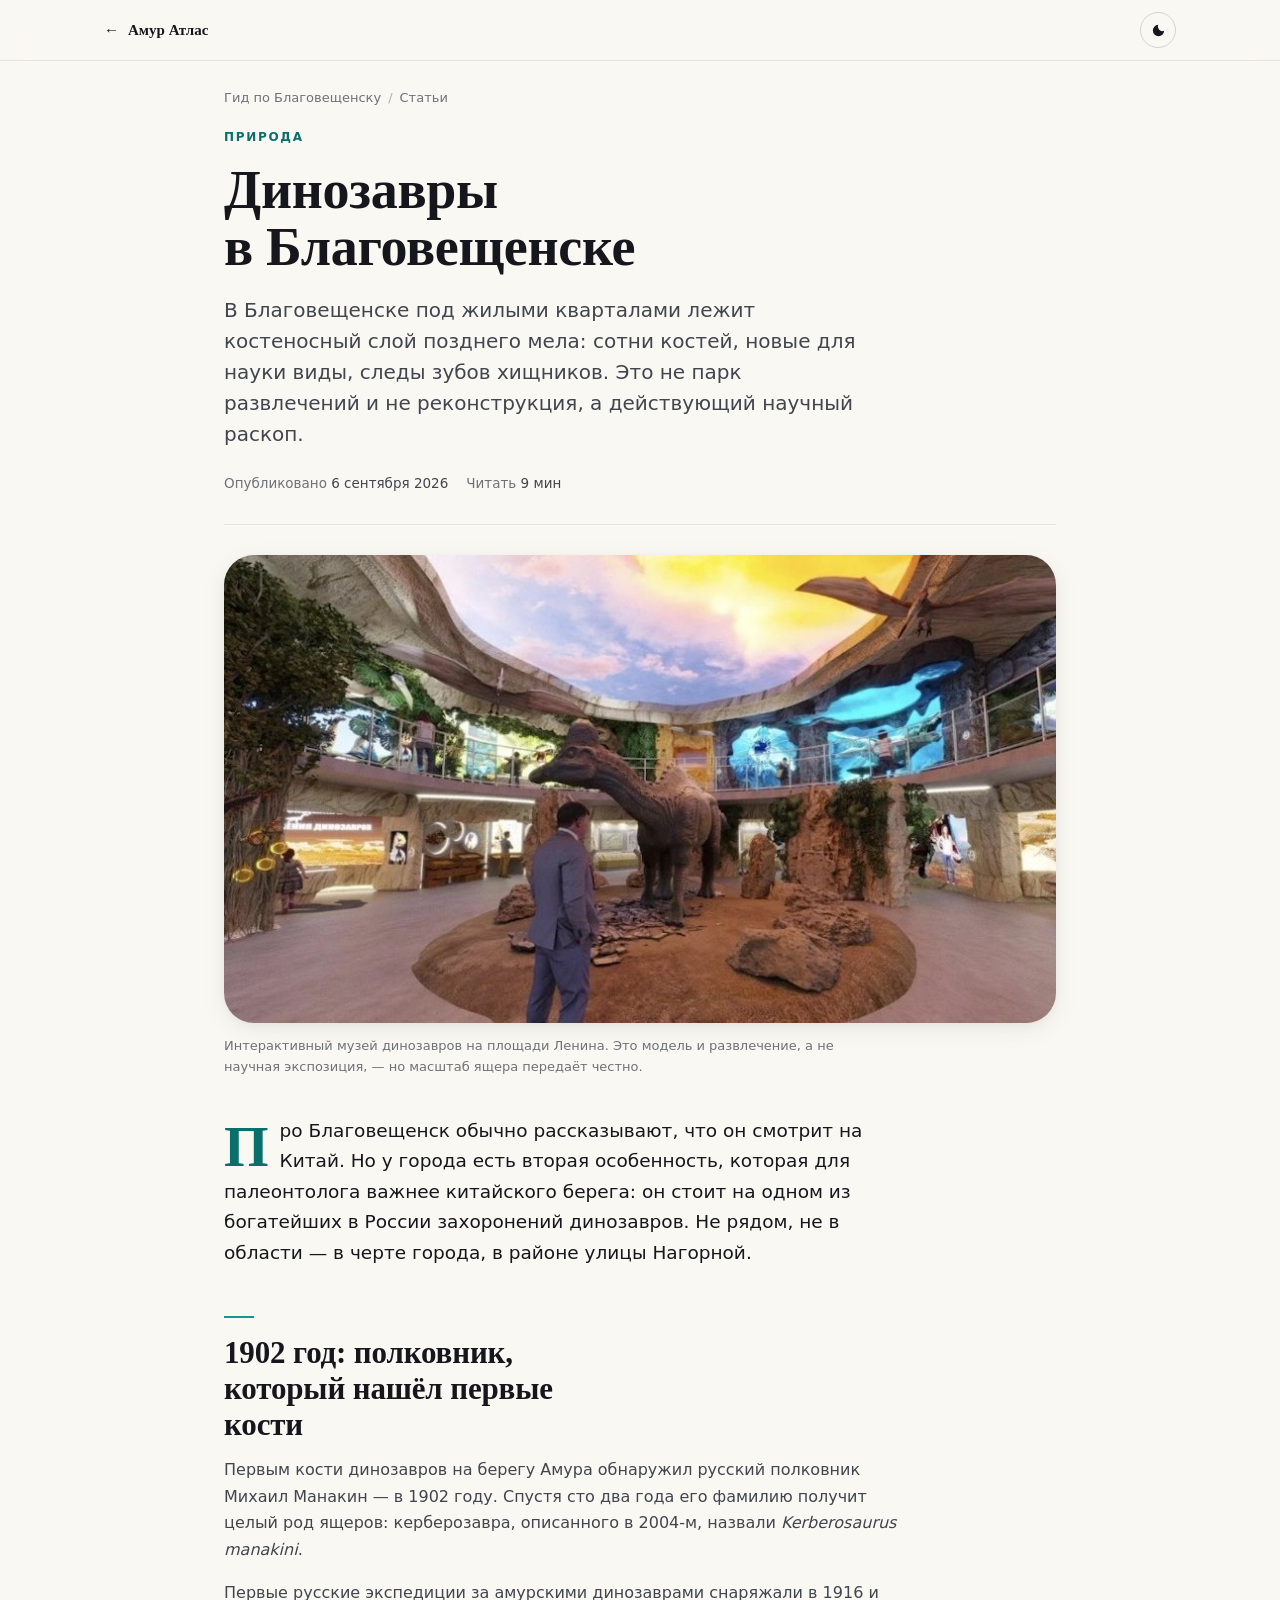
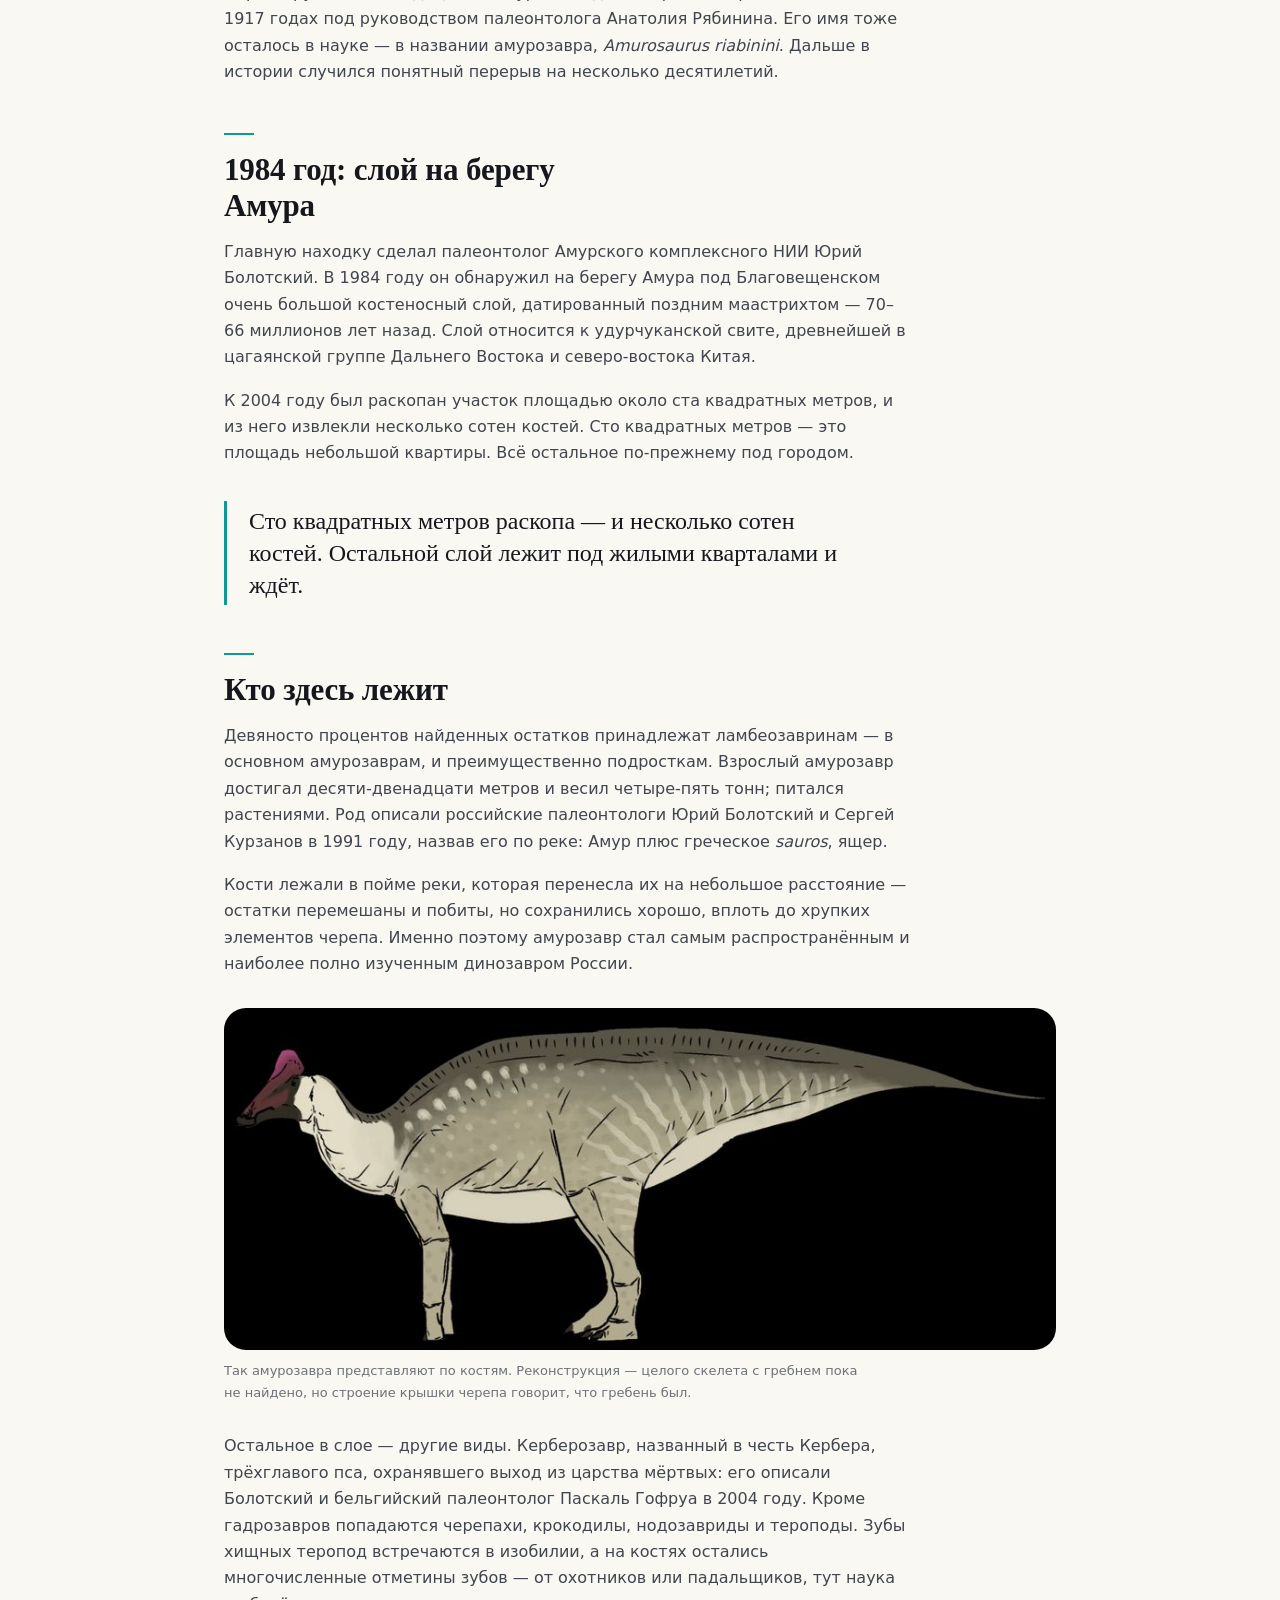
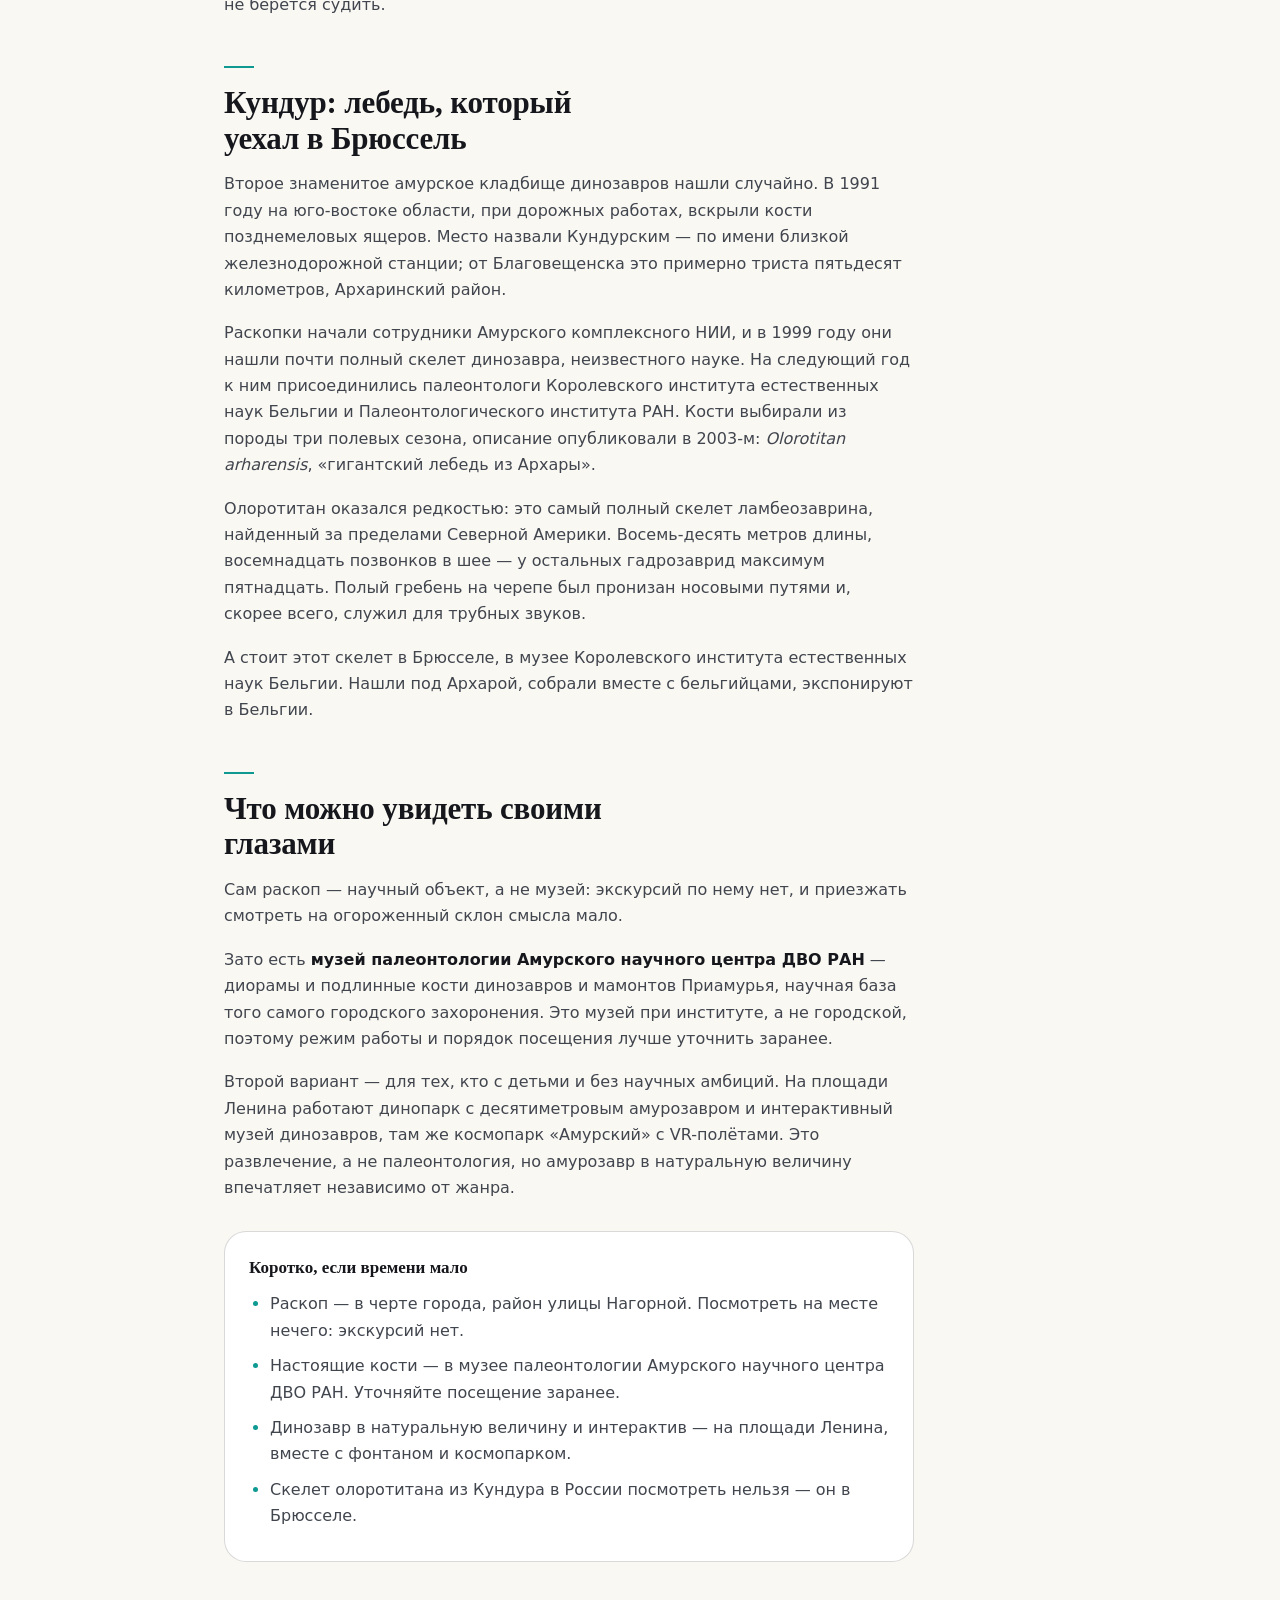
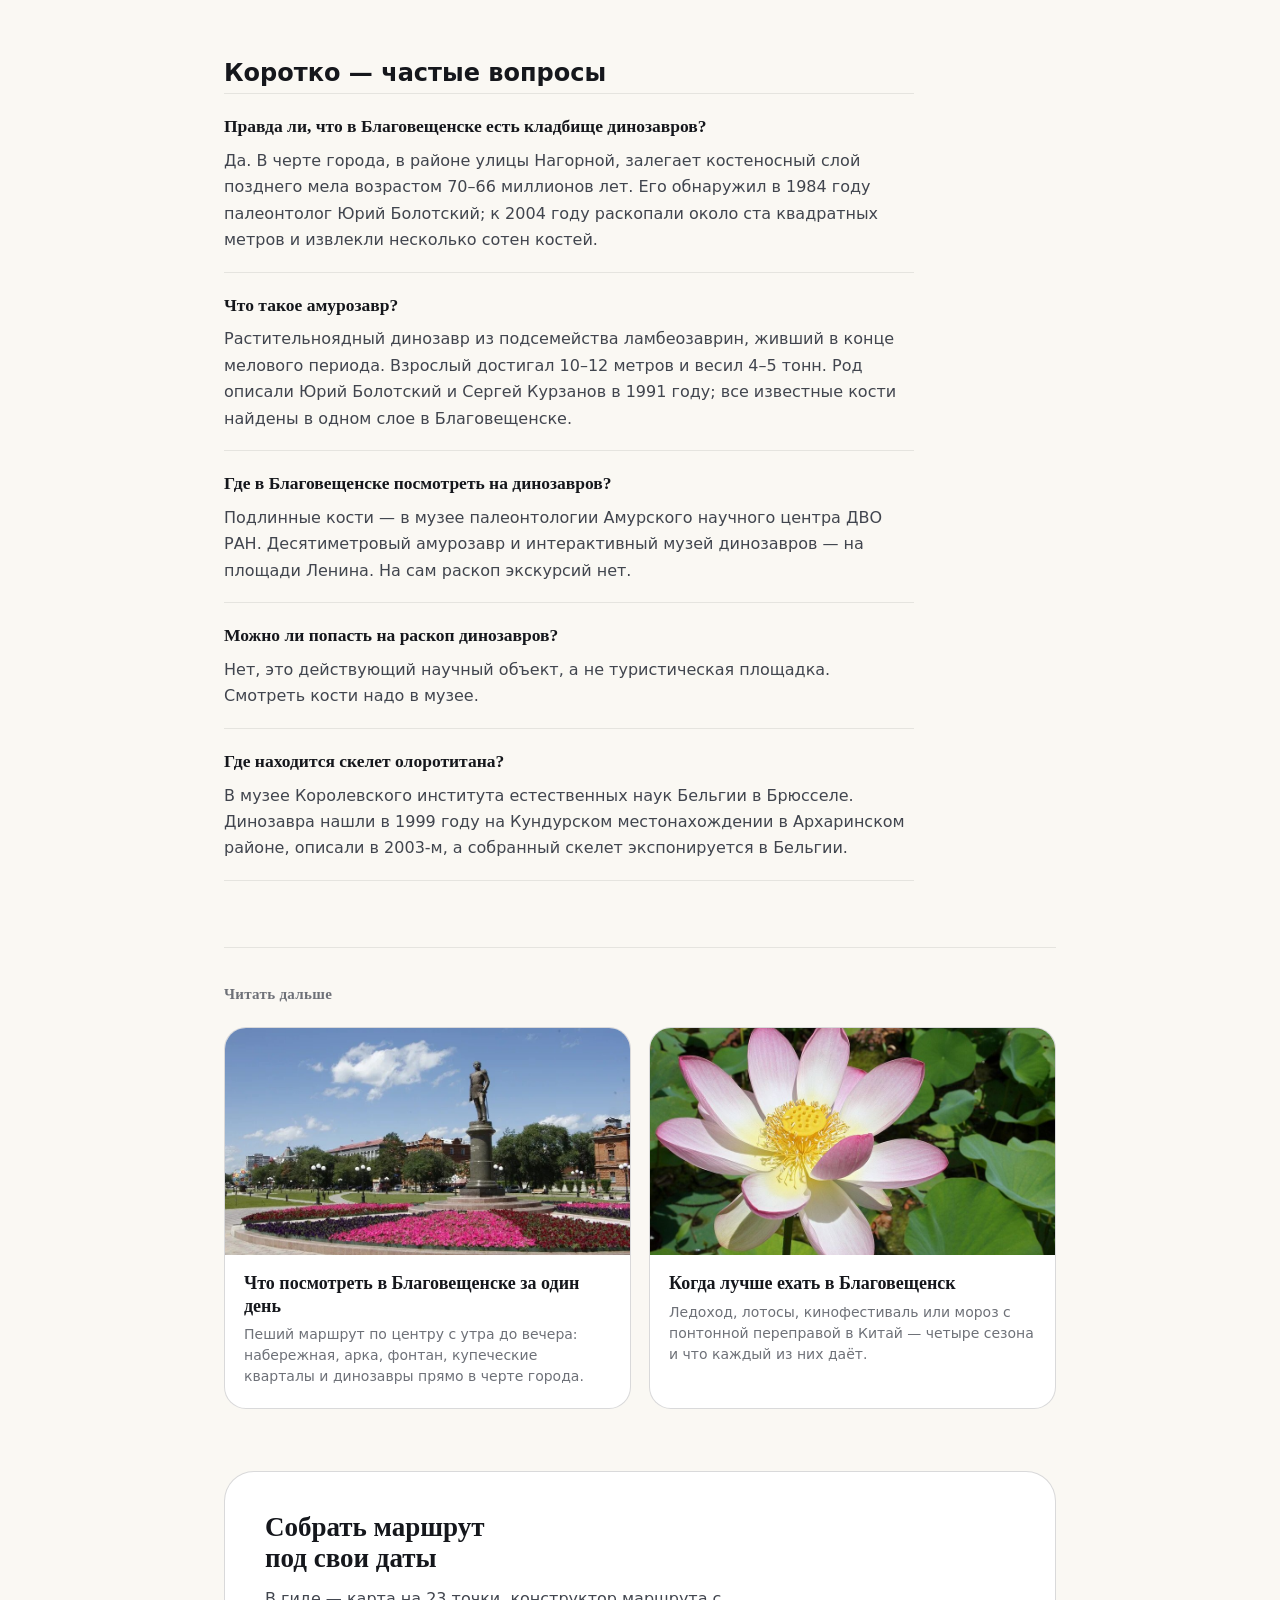
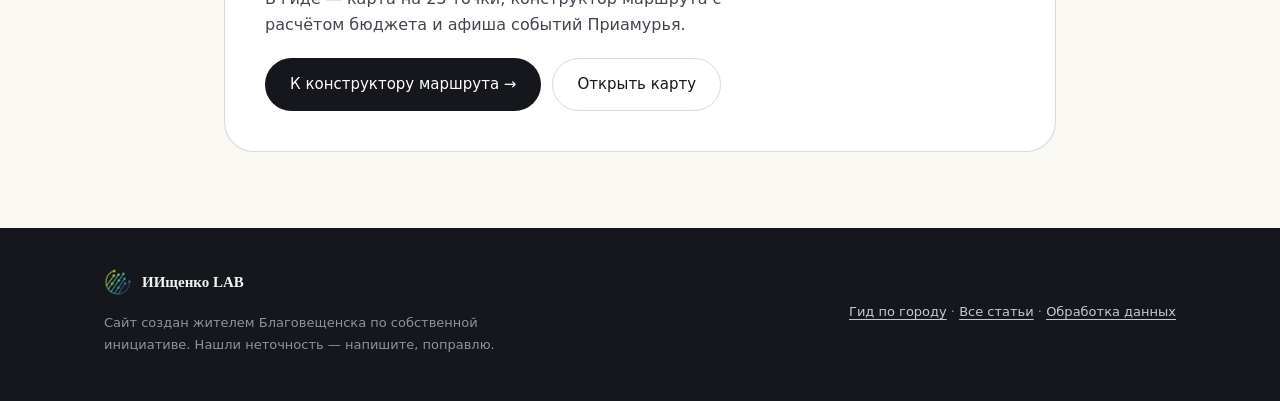
<file: stati/dinozavry-v-blagoveshchenske/index.html>
<!DOCTYPE html>
<html lang="ru">
<head>
<meta name="robots" content="noindex, nofollow">
<meta charset="UTF-8">
<meta name="viewport" content="width=device-width, initial-scale=1.0">
<meta http-equiv="Content-Security-Policy" content="default-src 'self'; script-src 'self' 'unsafe-inline' https://mc.yandex.ru https://yastatic.net; style-src 'self' 'unsafe-inline' https://fonts.googleapis.com; font-src 'self' data: https://fonts.gstatic.com; img-src 'self' data: https://mc.yandex.ru; connect-src 'self' https://mc.yandex.ru https://yastatic.net wss://mc.yandex.ru; frame-src https://mc.yandex.ru; object-src 'none'; base-uri 'self'; form-action 'self'">
<meta name="referrer" content="strict-origin-when-cross-origin">
<meta name="theme-color" content="#0E9A93">
<link rel="icon" type="image/png" sizes="120x120" href="/assets/favicon-120.png">
<link rel="icon" type="image/png" sizes="64x64" href="/assets/favicon.png">
<link rel="icon" type="image/x-icon" href="/assets/favicon.ico">
<link rel="apple-touch-icon" sizes="180x180" href="/assets/favicon-180.png">
<link rel="preconnect" href="https://fonts.googleapis.com">
<link rel="preconnect" href="https://fonts.gstatic.com" crossorigin>
<link href="https://fonts.googleapis.com/css2?family=Bitter:wght@500;600;700&family=Golos+Text:wght@400;500;600;700&display=swap" rel="stylesheet">
<link rel="stylesheet" href="/assets/article.css">
<script>
/* тема до первой отрисовки, чтобы не мигало белым при переходе с главной */
(function(){try{var t=localStorage.getItem('atlas-theme');if(t==='dark')document.documentElement.setAttribute('data-theme','dark');}catch(e){}})();
</script>
<title>Динозавры в Благовещенске: кладбище ящеров в черте города</title>
<meta name="description" content="Костеносный слой позднего мела прямо в городе: амурозавр, керберозавр, сотни костей. История находок с 1902 года и что из этого можно увидеть своими глазами.">
<link rel="canonical" href="https://visitblg.ru/stati/dinozavry-v-blagoveshchenske/">
<meta property="og:type" content="article">
<meta property="og:title" content="Динозавры в Благовещенске: кладбище ящеров в черте города">
<meta property="og:description" content="Костеносный слой позднего мела прямо в городе: амурозавр, керберозавр, сотни костей. История находок с 1902 года и что из этого можно увидеть своими глазами.">
<meta property="og:url" content="https://visitblg.ru/stati/dinozavry-v-blagoveshchenske/">
<meta property="og:image" content="https://visitblg.ru/assets/photo/muzey-dinozavrov.jpg">
<meta property="og:locale" content="ru_RU">
<meta property="og:site_name" content="Амур Атлас">
<meta name="twitter:card" content="summary_large_image">
<meta name="twitter:title" content="Динозавры в Благовещенске: кладбище ящеров в черте города">
<meta name="twitter:description" content="Костеносный слой позднего мела прямо в городе: амурозавр, керберозавр, сотни костей. История находок с 1902 года и что из этого можно увидеть своими глазами.">
<meta name="twitter:image" content="https://visitblg.ru/assets/photo/muzey-dinozavrov.jpg">
<script type="application/ld+json">
{
  "@context": "https://schema.org",
  "@graph": [
    {
      "@type": "Article",
      "headline": "Динозавры в Благовещенске",
      "description": "Костеносный слой позднего мела прямо в городе: амурозавр, керберозавр, сотни костей. История находок с 1902 года и что из этого можно увидеть своими глазами.",
      "image": [
        "https://visitblg.ru/assets/photo/muzey-dinozavrov.jpg"
      ],
      "datePublished": "2026-09-06",
      "dateModified": "2026-09-06",
      "inLanguage": "ru-RU",
      "author": {
        "@type": "Person",
        "name": "Евгений Ищенко"
      },
      "publisher": {
        "@type": "Organization",
        "name": "ИИщенко LAB",
        "logo": {
          "@type": "ImageObject",
          "url": "https://visitblg.ru/assets/logo-mark.png"
        }
      },
      "mainEntityOfPage": {
        "@type": "WebPage",
        "@id": "https://visitblg.ru/stati/dinozavry-v-blagoveshchenske/"
      },
      "about": {
        "@type": "Place",
        "name": "Благовещенск",
        "address": {
          "@type": "PostalAddress",
          "addressLocality": "Благовещенск",
          "addressRegion": "Амурская область",
          "addressCountry": "RU"
        }
      }
    },
    {
      "@type": "BreadcrumbList",
      "itemListElement": [
        {
          "@type": "ListItem",
          "position": 1,
          "name": "Гид по Благовещенску",
          "item": "https://visitblg.ru/"
        },
        {
          "@type": "ListItem",
          "position": 2,
          "name": "Статьи",
          "item": "https://visitblg.ru/stati/"
        },
        {
          "@type": "ListItem",
          "position": 3,
          "name": "Динозавры в Благовещенске"
        }
      ]
    },
    {
      "@type": "FAQPage",
      "mainEntity": [
        {
          "@type": "Question",
          "name": "Правда ли, что в Благовещенске есть кладбище динозавров?",
          "acceptedAnswer": {
            "@type": "Answer",
            "text": "Да. В черте города, в районе улицы Нагорной, залегает костеносный слой позднего мела возрастом 70–66 миллионов лет. Его обнаружил в 1984 году палеонтолог Юрий Болотский; к 2004 году раскопали около ста квадратных метров и извлекли несколько сотен костей."
          }
        },
        {
          "@type": "Question",
          "name": "Что такое амурозавр?",
          "acceptedAnswer": {
            "@type": "Answer",
            "text": "Растительноядный динозавр из подсемейства ламбеозаврин, живший в конце мелового периода. Взрослый достигал 10–12 метров и весил 4–5 тонн. Род описали Юрий Болотский и Сергей Курзанов в 1991 году; все известные кости найдены в одном слое в Благовещенске."
          }
        },
        {
          "@type": "Question",
          "name": "Где в Благовещенске посмотреть на динозавров?",
          "acceptedAnswer": {
            "@type": "Answer",
            "text": "Подлинные кости — в музее палеонтологии Амурского научного центра ДВО РАН. Десятиметровый амурозавр и интерактивный музей динозавров — на площади Ленина. На сам раскоп экскурсий нет."
          }
        },
        {
          "@type": "Question",
          "name": "Можно ли попасть на раскоп динозавров?",
          "acceptedAnswer": {
            "@type": "Answer",
            "text": "Нет, это действующий научный объект, а не туристическая площадка. Смотреть кости надо в музее."
          }
        },
        {
          "@type": "Question",
          "name": "Где находится скелет олоротитана?",
          "acceptedAnswer": {
            "@type": "Answer",
            "text": "В музее Королевского института естественных наук Бельгии в Брюсселе. Динозавра нашли в 1999 году на Кундурском местонахождении в Архаринском районе, описали в 2003-м, а собранный скелет экспонируется в Бельгии."
          }
        }
      ]
    }
  ]
}
</script>
<script>
(function(){
  var id = 111773809;
  (function(m,e,t,r,i,k,a){m[i]=m[i]||function(){(m[i].a=m[i].a||[]).push(arguments)};m[i].l=1*new Date();
   for(var j=0;j<e.length;j++){if(e[j].src===r){return;}}
   k=t.createElement("script");a=t.getElementsByTagName("script")[0];
   k.async=1;k.src=r;a.parentNode.insertBefore(k,a);
  })(window,document.scripts,document,"https://mc.yandex.ru/metrika/tag.js?id="+id,"ym");
  ym(id,"init",{ssr:true,clickmap:true,trackLinks:true,accurateTrackBounce:true,webvisor:true,
                referrer:document.referrer,url:location.href});
})();
</script>
<noscript><div><img src="https://mc.yandex.ru/watch/111773809" style="position:absolute;left:-9999px" alt=""></div></noscript>
</head>
<body>

<div class="progress" aria-hidden="true"><i id="pg"></i></div>
<div class="top">
  <div class="wrap top-in">
    <a class="back" href="/"><span class="ar">&larr;</span> Амур Атлас</a>
    <button class="theme-btn" id="theme-btn" aria-label="Переключить светлую и тёмную тему"><svg id="theme-ico" viewBox="0 0 24 24"><path d="M20 12.5A8 8 0 1111.5 4a6.5 6.5 0 008.5 8.5z"/></svg></button>
  </div>
</div>

<main>
<div class="wrap">

  <nav class="crumbs" aria-label="Хлебные крошки">
    <a href="/">Гид по Благовещенску</a><span>/</span><a href="/stati/">Статьи</a>
  </nav>

  <article>
    <div class="a-head">
      <span class="eyebrow">Природа</span>
      <h1>Динозавры в&nbsp;Благовещенске</h1>
      <p class="lead">В Благовещенске под жилыми кварталами лежит костеносный слой позднего мела: сотни костей, новые для науки виды, следы зубов хищников. Это не парк развлечений и не реконструкция, а действующий научный раскоп.</p>
      <div class="a-meta">
        <span>Опубликовано <b>6 сентября 2026</b></span>
        
        <span>Читать <b>9 мин</b></span>
      </div>
    </div>

    <div class="cover">
      <img src="/assets/photo/muzey-dinozavrov.jpg" alt="Модель гадрозавра в натуральную величину в интерактивном музее динозавров на площади Ленина в Благовещенске" width="840" height="473" loading="eager" decoding="async" fetchpriority="high">
    </div>
    <p class="cap">Интерактивный музей динозавров на площади Ленина. Это модель и развлечение, а не научная экспозиция, — но масштаб ящера передаёт честно.</p>

    <div class="body">
<p class="first big">Про Благовещенск обычно рассказывают, что он смотрит на Китай. Но у города есть вторая особенность, которая для палеонтолога важнее китайского берега: он стоит на одном из богатейших в России захоронений динозавров. Не рядом, не в области — в черте города, в районе улицы Нагорной.</p>

<h2>1902 год: полковник, который нашёл первые кости</h2>

<p>Первым кости динозавров на берегу Амура обнаружил русский полковник Михаил Манакин — в 1902 году. Спустя сто два года его фамилию получит целый род ящеров: керберозавра, описанного в 2004-м, назвали <em>Kerberosaurus manakini</em>.</p>

<p>Первые русские экспедиции за амурскими динозаврами снаряжали в 1916 и 1917 годах под руководством палеонтолога Анатолия Рябинина. Его имя тоже осталось в науке — в названии амурозавра, <em>Amurosaurus riabinini</em>. Дальше в истории случился понятный перерыв на несколько десятилетий.</p>

<h2>1984 год: слой на берегу Амура</h2>

<p>Главную находку сделал палеонтолог Амурского комплексного НИИ Юрий Болотский. В 1984 году он обнаружил на берегу Амура под Благовещенском очень большой костеносный слой, датированный поздним маастрихтом — 70–66 миллионов лет назад. Слой относится к удурчуканской свите, древнейшей в цагаянской группе Дальнего Востока и северо-востока Китая.</p>

<p>К 2004 году был раскопан участок площадью около ста квадратных метров, и из него извлекли несколько сотен костей. Сто квадратных метров — это площадь небольшой квартиры. Всё остальное по-прежнему под городом.</p>

<div class="pull">Сто квадратных метров раскопа — и несколько сотен костей. Остальной слой лежит под жилыми кварталами и ждёт.</div>

<h2>Кто здесь лежит</h2>

<p>Девяносто процентов найденных остатков принадлежат ламбеозавринам — в основном амурозаврам, и преимущественно подросткам. Взрослый амурозавр достигал десяти-двенадцати метров и весил четыре-пять тонн; питался растениями. Род описали российские палеонтологи Юрий Болотский и Сергей Курзанов в 1991 году, назвав его по реке: Амур плюс греческое <em>sauros</em>, ящер.</p>

<p>Кости лежали в пойме реки, которая перенесла их на небольшое расстояние — остатки перемешаны и побиты, но сохранились хорошо, вплоть до хрупких элементов черепа. Именно поэтому амурозавр стал самым распространённым и наиболее полно изученным динозавром России.</p>

<figure class="fig">
  <img src="/assets/photo/amurosaurus.jpg" alt="Реконструкция внешнего вида амурозавра: крупный гадрозавр с гребнем на голове" width="900" height="371" loading="lazy" decoding="async">
  <figcaption>Так амурозавра представляют по костям. Реконструкция — целого скелета с гребнем пока не найдено, но строение крышки черепа говорит, что гребень был.</figcaption>
</figure>

<p>Остальное в слое — другие виды. Керберозавр, названный в честь Кербера, трёхглавого пса, охранявшего выход из царства мёртвых: его описали Болотский и бельгийский палеонтолог Паскаль Гофруа в 2004 году. Кроме гадрозавров попадаются черепахи, крокодилы, нодозавриды и тероподы. Зубы хищных теропод встречаются в изобилии, а на костях остались многочисленные отметины зубов — от охотников или падальщиков, тут наука не берётся судить.</p>

<h2>Кундур: лебедь, который уехал в Брюссель</h2>

<p>Второе знаменитое амурское кладбище динозавров нашли случайно. В 1991 году на юго-востоке области, при дорожных работах, вскрыли кости позднемеловых ящеров. Место назвали Кундурским — по имени близкой железнодорожной станции; от Благовещенска это примерно триста пятьдесят километров, Архаринский район.</p>

<p>Раскопки начали сотрудники Амурского комплексного НИИ, и в 1999 году они нашли почти полный скелет динозавра, неизвестного науке. На следующий год к ним присоединились палеонтологи Королевского института естественных наук Бельгии и Палеонтологического института РАН. Кости выбирали из породы три полевых сезона, описание опубликовали в 2003-м: <em>Olorotitan arharensis</em>, «гигантский лебедь из Архары».</p>

<p>Олоротитан оказался редкостью: это самый полный скелет ламбеозаврина, найденный за пределами Северной Америки. Восемь-десять метров длины, восемнадцать позвонков в шее — у остальных гадрозаврид максимум пятнадцать. Полый гребень на черепе был пронизан носовыми путями и, скорее всего, служил для трубных звуков.</p>

<p>А стоит этот скелет в Брюсселе, в музее Королевского института естественных наук Бельгии. Нашли под Архарой, собрали вместе с бельгийцами, экспонируют в Бельгии.</p>

<h2>Что можно увидеть своими глазами</h2>

<p>Сам раскоп — научный объект, а не музей: экскурсий по нему нет, и приезжать смотреть на огороженный склон смысла мало.</p>

<p>Зато есть <strong>музей палеонтологии Амурского научного центра ДВО РАН</strong> — диорамы и подлинные кости динозавров и мамонтов Приамурья, научная база того самого городского захоронения. Это музей при институте, а не городской, поэтому режим работы и порядок посещения лучше уточнить заранее.</p>

<p>Второй вариант — для тех, кто с детьми и без научных амбиций. На площади Ленина работают динопарк с десятиметровым амурозавром и интерактивный музей динозавров, там же космопарк «Амурский» с VR-полётами. Это развлечение, а не палеонтология, но амурозавр в натуральную величину впечатляет независимо от жанра.</p>

<div class="callout">
  <h3>Коротко, если времени мало</h3>
  <ul>
    <li>Раскоп — в черте города, район улицы Нагорной. Посмотреть на месте нечего: экскурсий нет.</li>
    <li>Настоящие кости — в музее палеонтологии Амурского научного центра ДВО РАН. Уточняйте посещение заранее.</li>
    <li>Динозавр в натуральную величину и интерактив — на площади Ленина, вместе с фонтаном и космопарком.</li>
    <li>Скелет олоротитана из Кундура в России посмотреть нельзя — он в Брюсселе.</li>
  </ul>
</div>
    </div>

<section class="faq">
  <h2>Коротко — частые вопросы</h2>
  <div class="qa"><h3>Правда ли, что в Благовещенске есть кладбище динозавров?</h3><p>Да. В черте города, в районе улицы Нагорной, залегает костеносный слой позднего мела возрастом 70–66 миллионов лет. Его обнаружил в 1984 году палеонтолог Юрий Болотский; к 2004 году раскопали около ста квадратных метров и извлекли несколько сотен костей.</p></div>
  <div class="qa"><h3>Что такое амурозавр?</h3><p>Растительноядный динозавр из подсемейства ламбеозаврин, живший в конце мелового периода. Взрослый достигал 10–12 метров и весил 4–5 тонн. Род описали Юрий Болотский и Сергей Курзанов в 1991 году; все известные кости найдены в одном слое в Благовещенске.</p></div>
  <div class="qa"><h3>Где в Благовещенске посмотреть на динозавров?</h3><p>Подлинные кости — в музее палеонтологии Амурского научного центра ДВО РАН. Десятиметровый амурозавр и интерактивный музей динозавров — на площади Ленина. На сам раскоп экскурсий нет.</p></div>
  <div class="qa"><h3>Можно ли попасть на раскоп динозавров?</h3><p>Нет, это действующий научный объект, а не туристическая площадка. Смотреть кости надо в музее.</p></div>
  <div class="qa"><h3>Где находится скелет олоротитана?</h3><p>В музее Королевского института естественных наук Бельгии в Брюсселе. Динозавра нашли в 1999 году на Кундурском местонахождении в Архаринском районе, описали в 2003-м, а собранный скелет экспонируется в Бельгии.</p></div>
</section>
  </article>

  <section class="next">
    <div class="next-h">Читать дальше</div>
    <div class="next-grid">
<a class="card" href="/stati/blagoveshchensk-za-odin-den/">
  <img src="/assets/photo/pamyatnik-muravyovu.jpg" alt="Памятник Муравьёву-Амурскому в Благовещенске летом, вокруг цветники и старинные кирпичные здания" width="960" height="640" loading="lazy" decoding="async">
  <div class="card-b">
    <div class="card-t">Что посмотреть в&nbsp;Благовещенске за&nbsp;один день</div>
    <div class="card-d">Пеший маршрут по центру с утра до вечера: набережная, арка, фонтан, купеческие кварталы и динозавры прямо в черте города.</div>
  </div>
</a>
<a class="card" href="/stati/kogda-ehat-v-blagoveshchensk/">
  <img src="/assets/photo/lotos.jpg" alt="Цветущий краснокнижный лотос Комарова на озере под Благовещенском" width="900" height="642" loading="lazy" decoding="async">
  <div class="card-b">
    <div class="card-t">Когда лучше ехать в&nbsp;Благовещенск</div>
    <div class="card-d">Ледоход, лотосы, кинофестиваль или мороз с понтонной переправой в Китай — четыре сезона и что каждый из них даёт.</div>
  </div>
</a>
    </div>
  </section>

  <section class="cta">
    <h2>Собрать маршрут под свои даты</h2>
    <p>В гиде — карта на 23 точки, конструктор маршрута с расчётом бюджета и афиша событий Приамурья.</p>
    <div class="btns">
      <a class="btn btn-primary" href="/#planner">К конструктору маршрута →</a>
      <a class="btn btn-ghost" href="/#map-s">Открыть карту</a>
    </div>
  </section>

</div>
</main>

<footer>
  <div class="wrap foot-in">
    <div>
      <a class="foot-brand" href="https://t.me/Evgen_wormhole" target="_blank" rel="noopener"><img src="/assets/logo-mark.png" alt="ИИщенко LAB" width="28" height="28">ИИщенко LAB</a>
      <div class="foot-note" style="margin-top:8px">Сайт создан жителем Благовещенска по собственной инициативе. Нашли неточность — напишите, поправлю.</div>
    </div>
    <div class="foot-note"><a href="/">Гид по городу</a> · <a href="/stati/">Все статьи</a> · <a href="/privacy.html">Обработка данных</a></div>
  </div>
</footer>
<script>
(function(){
  var bar = document.getElementById('pg');
  if (bar) {
    var tick = function(){
      var h = document.documentElement.scrollHeight - window.innerHeight;
      bar.style.width = (h > 0 ? Math.min(100, window.scrollY / h * 100) : 0) + '%';
    };
    addEventListener('scroll', tick, {passive:true});
    addEventListener('resize', tick);
    tick();
  }
  var btn = document.getElementById('theme-btn');
  if (btn) btn.addEventListener('click', function(){
    var dark = document.documentElement.getAttribute('data-theme') === 'dark';
    if (dark) document.documentElement.removeAttribute('data-theme');
    else document.documentElement.setAttribute('data-theme','dark');
    try { localStorage.setItem('atlas-theme', dark ? 'light' : 'dark'); } catch(e){}
  });
})();
</script>
</body>
</html>
</file>
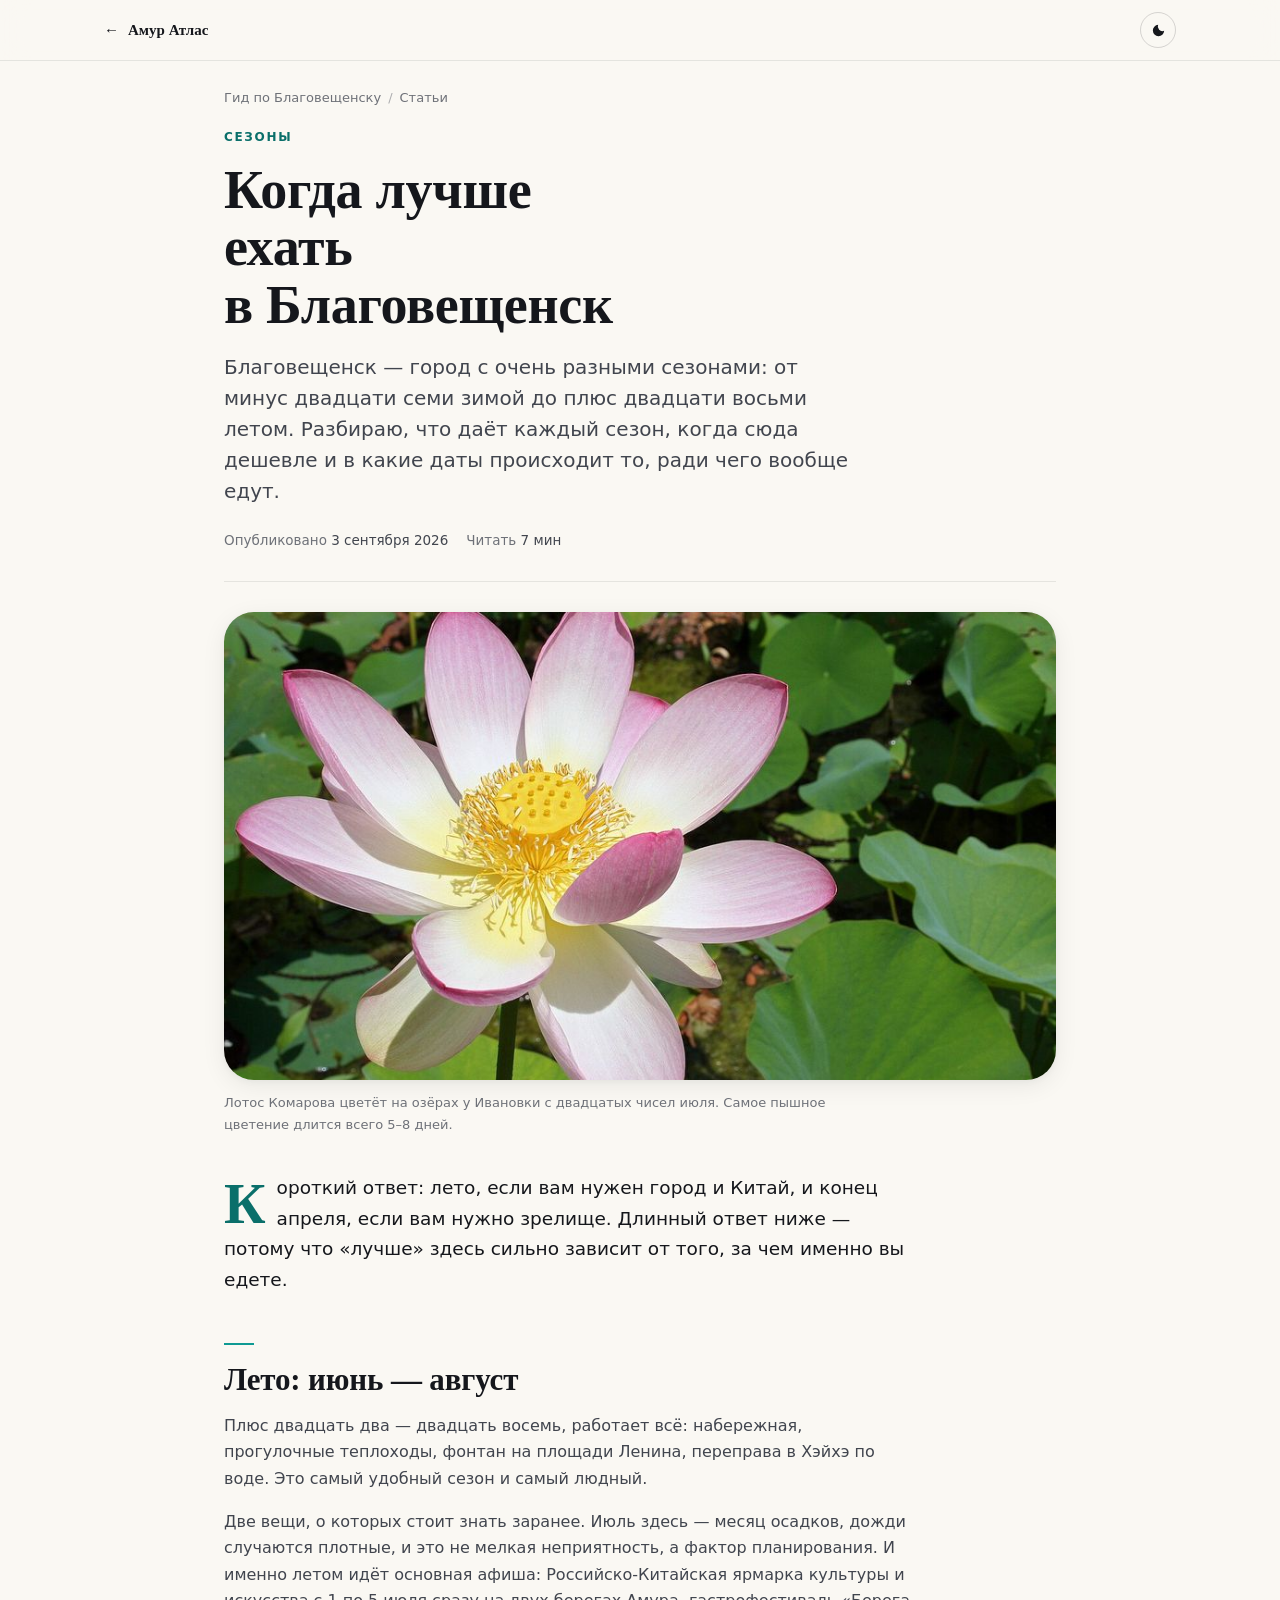
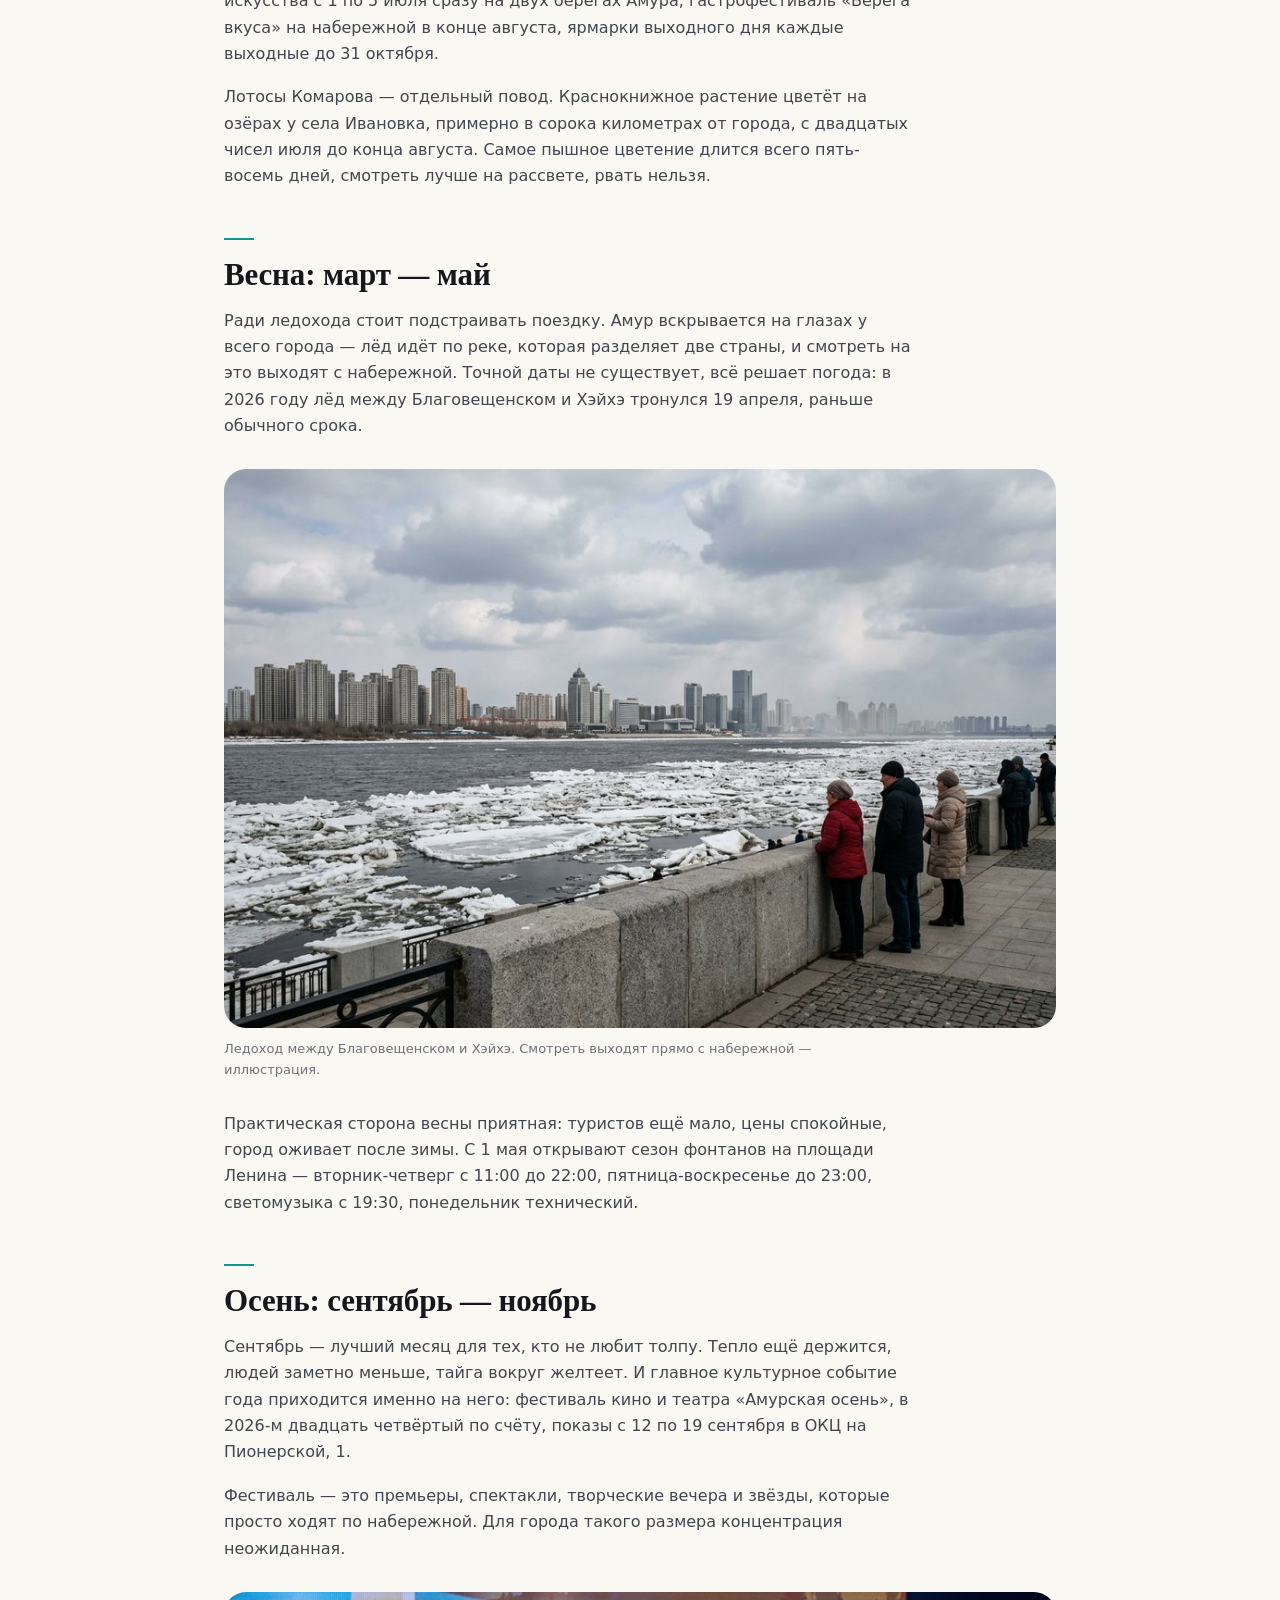
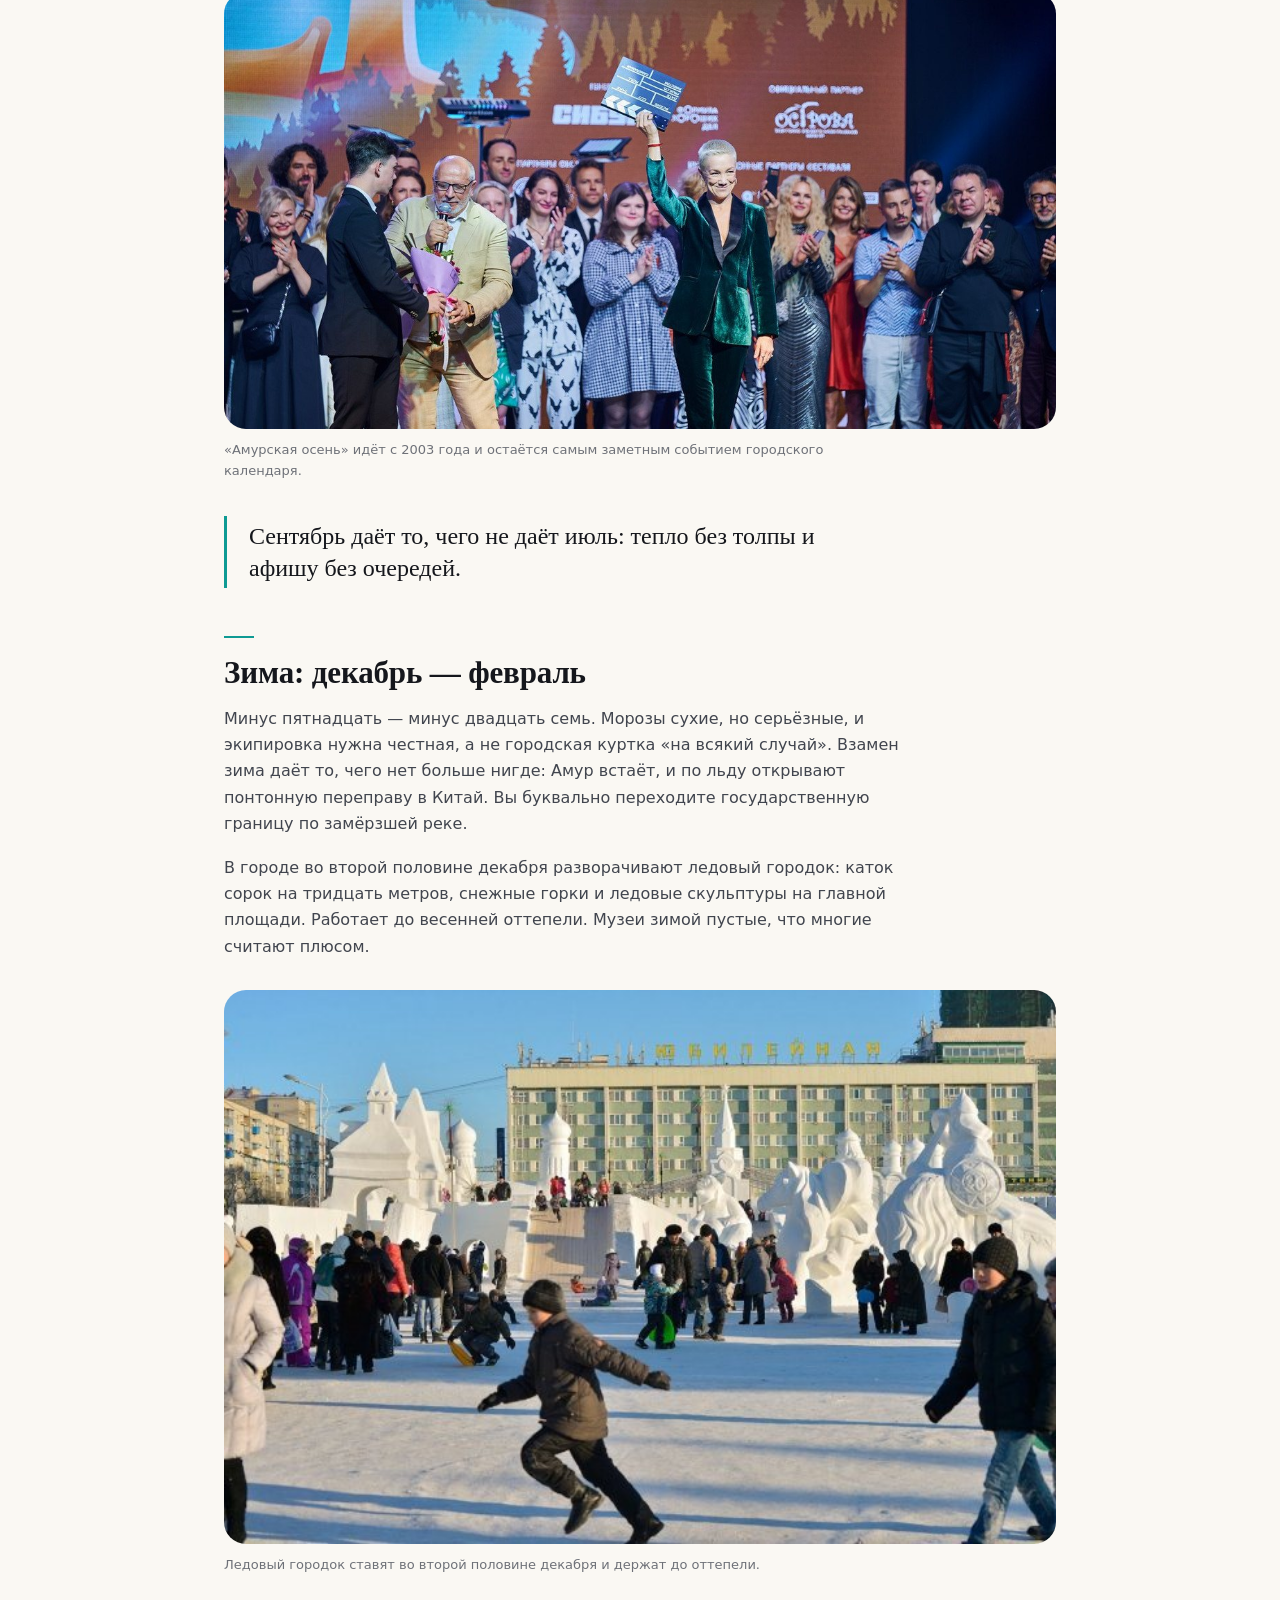
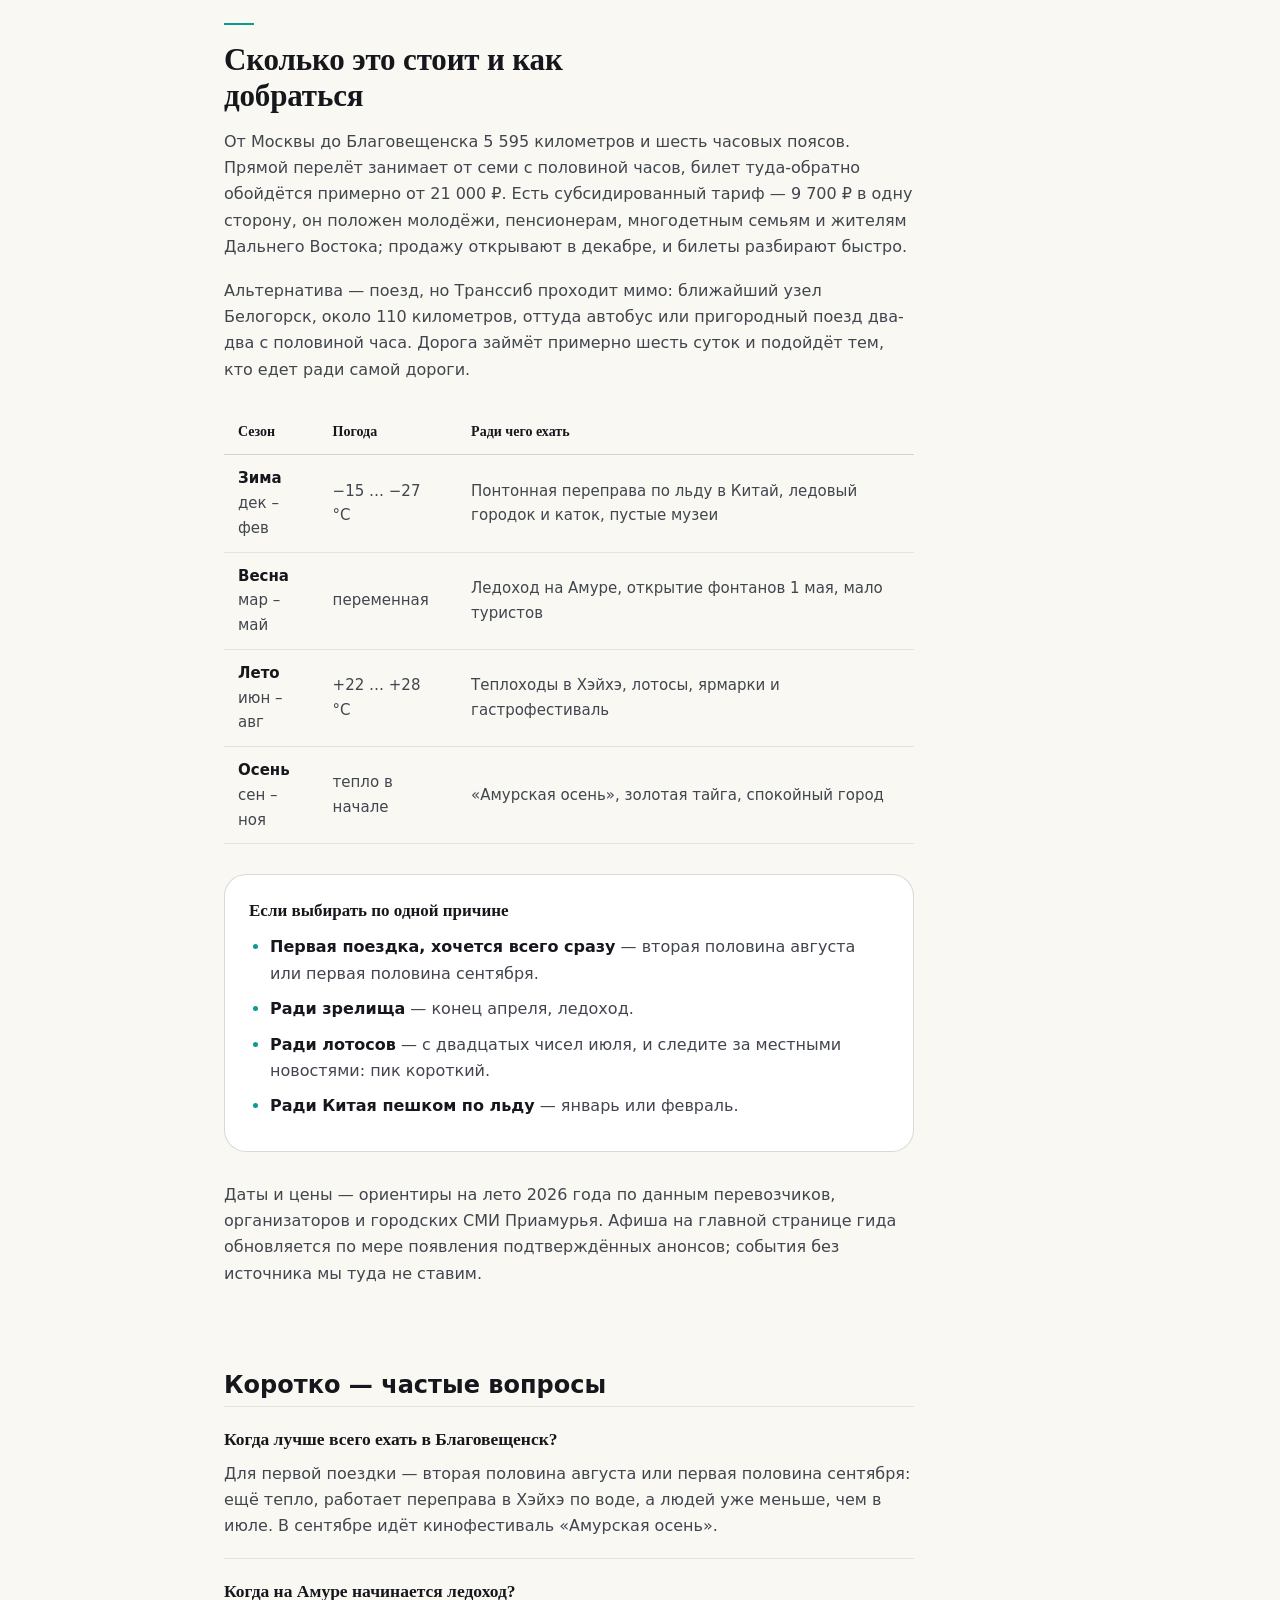
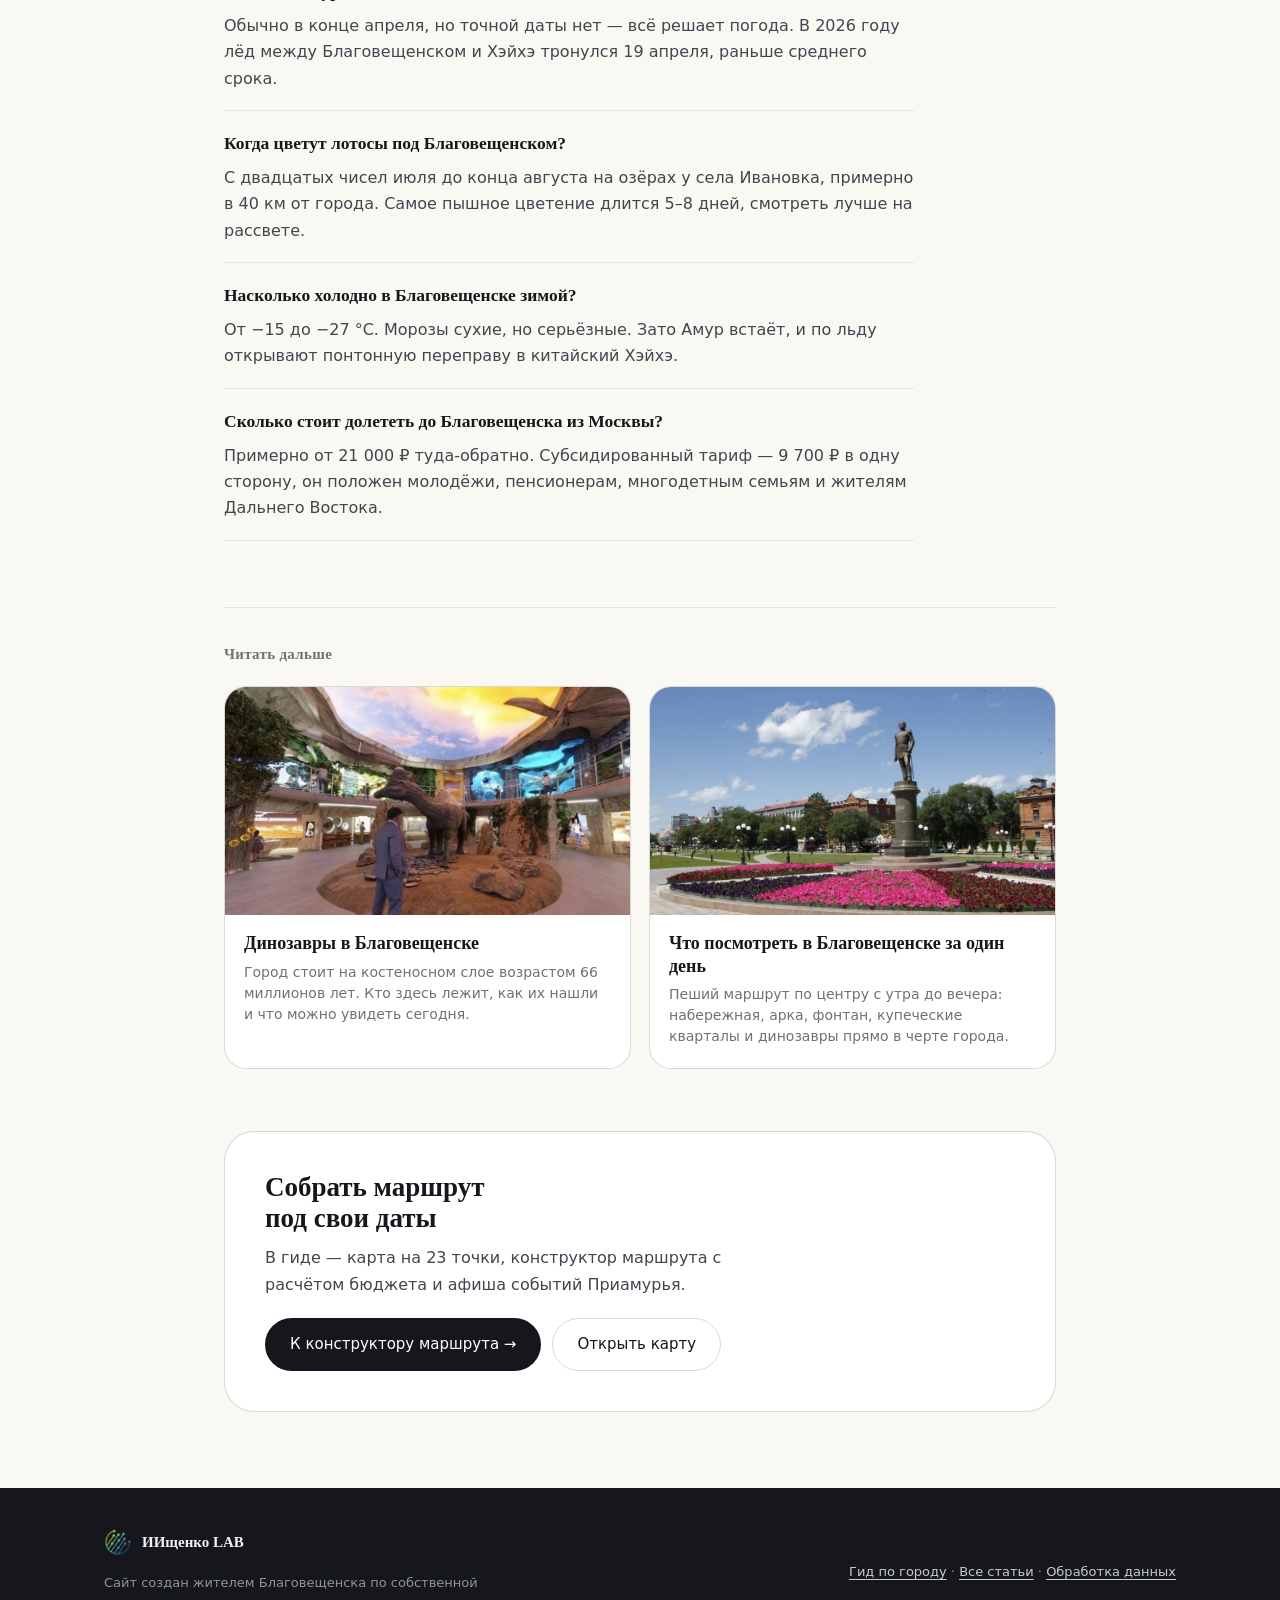
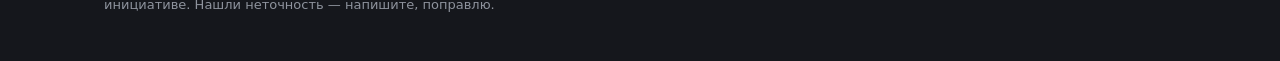
<file: stati/kogda-ehat-v-blagoveshchensk/index.html>
<!DOCTYPE html>
<html lang="ru">
<head>
<meta name="robots" content="noindex, nofollow">
<meta charset="UTF-8">
<meta name="viewport" content="width=device-width, initial-scale=1.0">
<meta http-equiv="Content-Security-Policy" content="default-src 'self'; script-src 'self' 'unsafe-inline' https://mc.yandex.ru https://yastatic.net; style-src 'self' 'unsafe-inline' https://fonts.googleapis.com; font-src 'self' data: https://fonts.gstatic.com; img-src 'self' data: https://mc.yandex.ru; connect-src 'self' https://mc.yandex.ru https://yastatic.net wss://mc.yandex.ru; frame-src https://mc.yandex.ru; object-src 'none'; base-uri 'self'; form-action 'self'">
<meta name="referrer" content="strict-origin-when-cross-origin">
<meta name="theme-color" content="#0E9A93">
<link rel="icon" type="image/png" sizes="120x120" href="/assets/favicon-120.png">
<link rel="icon" type="image/png" sizes="64x64" href="/assets/favicon.png">
<link rel="icon" type="image/x-icon" href="/assets/favicon.ico">
<link rel="apple-touch-icon" sizes="180x180" href="/assets/favicon-180.png">
<link rel="preconnect" href="https://fonts.googleapis.com">
<link rel="preconnect" href="https://fonts.gstatic.com" crossorigin>
<link href="https://fonts.googleapis.com/css2?family=Bitter:wght@500;600;700&family=Golos+Text:wght@400;500;600;700&display=swap" rel="stylesheet">
<link rel="stylesheet" href="/assets/article.css">
<script>
/* тема до первой отрисовки, чтобы не мигало белым при переходе с главной */
(function(){try{var t=localStorage.getItem('atlas-theme');if(t==='dark')document.documentElement.setAttribute('data-theme','dark');}catch(e){}})();
</script>
<title>Когда лучше ехать в Благовещенск: разбор по сезонам</title>
<meta name="description" content="Ледоход в конце апреля, лотосы с двадцатых чисел июля, кинофестиваль в сентябре, каток и понтон в Китай зимой. Четыре сезона с температурами, ценами и событиями.">
<link rel="canonical" href="https://visitblg.ru/stati/kogda-ehat-v-blagoveshchensk/">
<meta property="og:type" content="article">
<meta property="og:title" content="Когда лучше ехать в Благовещенск: разбор по сезонам">
<meta property="og:description" content="Ледоход в конце апреля, лотосы с двадцатых чисел июля, кинофестиваль в сентябре, каток и понтон в Китай зимой. Четыре сезона с температурами, ценами и событиями.">
<meta property="og:url" content="https://visitblg.ru/stati/kogda-ehat-v-blagoveshchensk/">
<meta property="og:image" content="https://visitblg.ru/assets/photo/lotos.jpg">
<meta property="og:locale" content="ru_RU">
<meta property="og:site_name" content="Амур Атлас">
<meta name="twitter:card" content="summary_large_image">
<meta name="twitter:title" content="Когда лучше ехать в Благовещенск: разбор по сезонам">
<meta name="twitter:description" content="Ледоход в конце апреля, лотосы с двадцатых чисел июля, кинофестиваль в сентябре, каток и понтон в Китай зимой. Четыре сезона с температурами, ценами и событиями.">
<meta name="twitter:image" content="https://visitblg.ru/assets/photo/lotos.jpg">
<script type="application/ld+json">
{
  "@context": "https://schema.org",
  "@graph": [
    {
      "@type": "Article",
      "headline": "Когда лучше ехать в Благовещенск",
      "description": "Ледоход в конце апреля, лотосы с двадцатых чисел июля, кинофестиваль в сентябре, каток и понтон в Китай зимой. Четыре сезона с температурами, ценами и событиями.",
      "image": [
        "https://visitblg.ru/assets/photo/lotos.jpg"
      ],
      "datePublished": "2026-09-03",
      "dateModified": "2026-09-03",
      "inLanguage": "ru-RU",
      "author": {
        "@type": "Person",
        "name": "Евгений Ищенко"
      },
      "publisher": {
        "@type": "Organization",
        "name": "ИИщенко LAB",
        "logo": {
          "@type": "ImageObject",
          "url": "https://visitblg.ru/assets/logo-mark.png"
        }
      },
      "mainEntityOfPage": {
        "@type": "WebPage",
        "@id": "https://visitblg.ru/stati/kogda-ehat-v-blagoveshchensk/"
      },
      "about": {
        "@type": "Place",
        "name": "Благовещенск",
        "address": {
          "@type": "PostalAddress",
          "addressLocality": "Благовещенск",
          "addressRegion": "Амурская область",
          "addressCountry": "RU"
        }
      }
    },
    {
      "@type": "BreadcrumbList",
      "itemListElement": [
        {
          "@type": "ListItem",
          "position": 1,
          "name": "Гид по Благовещенску",
          "item": "https://visitblg.ru/"
        },
        {
          "@type": "ListItem",
          "position": 2,
          "name": "Статьи",
          "item": "https://visitblg.ru/stati/"
        },
        {
          "@type": "ListItem",
          "position": 3,
          "name": "Когда лучше ехать в Благовещенск"
        }
      ]
    },
    {
      "@type": "FAQPage",
      "mainEntity": [
        {
          "@type": "Question",
          "name": "Когда лучше всего ехать в Благовещенск?",
          "acceptedAnswer": {
            "@type": "Answer",
            "text": "Для первой поездки — вторая половина августа или первая половина сентября: ещё тепло, работает переправа в Хэйхэ по воде, а людей уже меньше, чем в июле. В сентябре идёт кинофестиваль «Амурская осень»."
          }
        },
        {
          "@type": "Question",
          "name": "Когда на Амуре начинается ледоход?",
          "acceptedAnswer": {
            "@type": "Answer",
            "text": "Обычно в конце апреля, но точной даты нет — всё решает погода. В 2026 году лёд между Благовещенском и Хэйхэ тронулся 19 апреля, раньше среднего срока."
          }
        },
        {
          "@type": "Question",
          "name": "Когда цветут лотосы под Благовещенском?",
          "acceptedAnswer": {
            "@type": "Answer",
            "text": "С двадцатых чисел июля до конца августа на озёрах у села Ивановка, примерно в 40 км от города. Самое пышное цветение длится 5–8 дней, смотреть лучше на рассвете."
          }
        },
        {
          "@type": "Question",
          "name": "Насколько холодно в Благовещенске зимой?",
          "acceptedAnswer": {
            "@type": "Answer",
            "text": "От −15 до −27 °C. Морозы сухие, но серьёзные. Зато Амур встаёт, и по льду открывают понтонную переправу в китайский Хэйхэ."
          }
        },
        {
          "@type": "Question",
          "name": "Сколько стоит долететь до Благовещенска из Москвы?",
          "acceptedAnswer": {
            "@type": "Answer",
            "text": "Примерно от 21 000 ₽ туда-обратно. Субсидированный тариф — 9 700 ₽ в одну сторону, он положен молодёжи, пенсионерам, многодетным семьям и жителям Дальнего Востока."
          }
        }
      ]
    }
  ]
}
</script>
<script>
(function(){
  var id = 111773809;
  (function(m,e,t,r,i,k,a){m[i]=m[i]||function(){(m[i].a=m[i].a||[]).push(arguments)};m[i].l=1*new Date();
   for(var j=0;j<e.length;j++){if(e[j].src===r){return;}}
   k=t.createElement("script");a=t.getElementsByTagName("script")[0];
   k.async=1;k.src=r;a.parentNode.insertBefore(k,a);
  })(window,document.scripts,document,"https://mc.yandex.ru/metrika/tag.js?id="+id,"ym");
  ym(id,"init",{ssr:true,clickmap:true,trackLinks:true,accurateTrackBounce:true,webvisor:true,
                referrer:document.referrer,url:location.href});
})();
</script>
<noscript><div><img src="https://mc.yandex.ru/watch/111773809" style="position:absolute;left:-9999px" alt=""></div></noscript>
</head>
<body>

<div class="progress" aria-hidden="true"><i id="pg"></i></div>
<div class="top">
  <div class="wrap top-in">
    <a class="back" href="/"><span class="ar">&larr;</span> Амур Атлас</a>
    <button class="theme-btn" id="theme-btn" aria-label="Переключить светлую и тёмную тему"><svg id="theme-ico" viewBox="0 0 24 24"><path d="M20 12.5A8 8 0 1111.5 4a6.5 6.5 0 008.5 8.5z"/></svg></button>
  </div>
</div>

<main>
<div class="wrap">

  <nav class="crumbs" aria-label="Хлебные крошки">
    <a href="/">Гид по Благовещенску</a><span>/</span><a href="/stati/">Статьи</a>
  </nav>

  <article>
    <div class="a-head">
      <span class="eyebrow">Сезоны</span>
      <h1>Когда лучше ехать в&nbsp;Благовещенск</h1>
      <p class="lead">Благовещенск — город с очень разными сезонами: от минус двадцати семи зимой до плюс двадцати восьми летом. Разбираю, что даёт каждый сезон, когда сюда дешевле и в какие даты происходит то, ради чего вообще едут.</p>
      <div class="a-meta">
        <span>Опубликовано <b>3 сентября 2026</b></span>
        
        <span>Читать <b>7 мин</b></span>
      </div>
    </div>

    <div class="cover">
      <img src="/assets/photo/lotos.jpg" alt="Цветущий краснокнижный лотос Комарова на озере под Благовещенском" width="900" height="642" loading="eager" decoding="async" fetchpriority="high">
    </div>
    <p class="cap">Лотос Комарова цветёт на озёрах у Ивановки с двадцатых чисел июля. Самое пышное цветение длится всего 5–8 дней.</p>

    <div class="body">
<p class="first big">Короткий ответ: лето, если вам нужен город и Китай, и конец апреля, если вам нужно зрелище. Длинный ответ ниже — потому что «лучше» здесь сильно зависит от того, за чем именно вы едете.</p>

<h2>Лето: июнь — август</h2>

<p>Плюс двадцать два — двадцать восемь, работает всё: набережная, прогулочные теплоходы, фонтан на площади Ленина, переправа в Хэйхэ по воде. Это самый удобный сезон и самый людный.</p>

<p>Две вещи, о которых стоит знать заранее. Июль здесь — месяц осадков, дожди случаются плотные, и это не мелкая неприятность, а фактор планирования. И именно летом идёт основная афиша: Российско-Китайская ярмарка культуры и искусства с 1 по 5 июля сразу на двух берегах Амура, гастрофестиваль «Берега вкуса» на набережной в конце августа, ярмарки выходного дня каждые выходные до 31 октября.</p>

<p>Лотосы Комарова — отдельный повод. Краснокнижное растение цветёт на озёрах у села Ивановка, примерно в сорока километрах от города, с двадцатых чисел июля до конца августа. Самое пышное цветение длится всего пять-восемь дней, смотреть лучше на рассвете, рвать нельзя.</p>

<h2>Весна: март — май</h2>

<p>Ради ледохода стоит подстраивать поездку. Амур вскрывается на глазах у всего города — лёд идёт по реке, которая разделяет две страны, и смотреть на это выходят с набережной. Точной даты не существует, всё решает погода: в 2026 году лёд между Благовещенском и Хэйхэ тронулся 19 апреля, раньше обычного срока.</p>

<figure class="fig">
  <img src="/assets/photo/ledohod.jpg" alt="Ледоход на Амуре: люди смотрят с набережной Благовещенска на льдины и китайский берег" width="900" height="604" loading="lazy" decoding="async">
  <figcaption>Ледоход между Благовещенском и Хэйхэ. Смотреть выходят прямо с набережной — иллюстрация.</figcaption>
</figure>

<p>Практическая сторона весны приятная: туристов ещё мало, цены спокойные, город оживает после зимы. С 1 мая открывают сезон фонтанов на площади Ленина — вторник-четверг с 11:00 до 22:00, пятница-воскресенье до 23:00, светомузыка с 19:30, понедельник технический.</p>

<h2>Осень: сентябрь — ноябрь</h2>

<p>Сентябрь — лучший месяц для тех, кто не любит толпу. Тепло ещё держится, людей заметно меньше, тайга вокруг желтеет. И главное культурное событие года приходится именно на него: фестиваль кино и театра «Амурская осень», в 2026-м двадцать четвёртый по счёту, показы с 12 по 19 сентября в ОКЦ на Пионерской, 1.</p>

<p>Фестиваль — это премьеры, спектакли, творческие вечера и звёзды, которые просто ходят по набережной. Для города такого размера концентрация неожиданная.</p>

<figure class="fig">
  <img src="/assets/photo/amurskaya-osen.jpg" alt="Церемония кинофестиваля «Амурская осень» в Благовещенске" width="1200" height="630" loading="lazy" decoding="async">
  <figcaption>«Амурская осень» идёт с 2003 года и остаётся самым заметным событием городского календаря.</figcaption>
</figure>

<div class="pull">Сентябрь даёт то, чего не даёт июль: тепло без толпы и афишу без очередей.</div>

<h2>Зима: декабрь — февраль</h2>

<p>Минус пятнадцать — минус двадцать семь. Морозы сухие, но серьёзные, и экипировка нужна честная, а не городская куртка «на всякий случай». Взамен зима даёт то, чего нет больше нигде: Амур встаёт, и по льду открывают понтонную переправу в Китай. Вы буквально переходите государственную границу по замёрзшей реке.</p>

<p>В городе во второй половине декабря разворачивают ледовый городок: каток сорок на тридцать метров, снежные горки и ледовые скульптуры на главной площади. Работает до весенней оттепели. Музеи зимой пустые, что многие считают плюсом.</p>

<figure class="fig">
  <img src="/assets/photo/ledovyy-gorodok.jpg" alt="Ледовый городок со снежными скульптурами на площади в Благовещенске" width="640" height="426" loading="lazy" decoding="async">
  <figcaption>Ледовый городок ставят во второй половине декабря и держат до оттепели.</figcaption>
</figure>

<h2>Сколько это стоит и как добраться</h2>

<p>От Москвы до Благовещенска 5 595 километров и шесть часовых поясов. Прямой перелёт занимает от семи с половиной часов, билет туда-обратно обойдётся примерно от 21 000 ₽. Есть субсидированный тариф — 9 700 ₽ в одну сторону, он положен молодёжи, пенсионерам, многодетным семьям и жителям Дальнего Востока; продажу открывают в декабре, и билеты разбирают быстро.</p>

<p>Альтернатива — поезд, но Транссиб проходит мимо: ближайший узел Белогорск, около 110 километров, оттуда автобус или пригородный поезд два-два с половиной часа. Дорога займёт примерно шесть суток и подойдёт тем, кто едет ради самой дороги.</p>

<div class="tbl-wrap">
<table>
  <thead>
    <tr><th>Сезон</th><th>Погода</th><th>Ради чего ехать</th></tr>
  </thead>
  <tbody>
    <tr><td><b>Зима</b><br>дек – фев</td><td>−15 … −27 °C</td><td>Понтонная переправа по льду в Китай, ледовый городок и каток, пустые музеи</td></tr>
    <tr><td><b>Весна</b><br>мар – май</td><td>переменная</td><td>Ледоход на Амуре, открытие фонтанов 1 мая, мало туристов</td></tr>
    <tr><td><b>Лето</b><br>июн – авг</td><td>+22 … +28 °C</td><td>Теплоходы в Хэйхэ, лотосы, ярмарки и гастрофестиваль</td></tr>
    <tr><td><b>Осень</b><br>сен – ноя</td><td>тепло в начале</td><td>«Амурская осень», золотая тайга, спокойный город</td></tr>
  </tbody>
</table>
</div>

<div class="callout">
  <h3>Если выбирать по одной причине</h3>
  <ul>
    <li><strong>Первая поездка, хочется всего сразу</strong> — вторая половина августа или первая половина сентября.</li>
    <li><strong>Ради зрелища</strong> — конец апреля, ледоход.</li>
    <li><strong>Ради лотосов</strong> — с двадцатых чисел июля, и следите за местными новостями: пик короткий.</li>
    <li><strong>Ради Китая пешком по льду</strong> — январь или февраль.</li>
  </ul>
</div>

<p>Даты и цены — ориентиры на лето 2026 года по данным перевозчиков, организаторов и городских СМИ Приамурья. Афиша на главной странице гида обновляется по мере появления подтверждённых анонсов; события без источника мы туда не ставим.</p>
    </div>

<section class="faq">
  <h2>Коротко — частые вопросы</h2>
  <div class="qa"><h3>Когда лучше всего ехать в Благовещенск?</h3><p>Для первой поездки — вторая половина августа или первая половина сентября: ещё тепло, работает переправа в Хэйхэ по воде, а людей уже меньше, чем в июле. В сентябре идёт кинофестиваль «Амурская осень».</p></div>
  <div class="qa"><h3>Когда на Амуре начинается ледоход?</h3><p>Обычно в конце апреля, но точной даты нет — всё решает погода. В 2026 году лёд между Благовещенском и Хэйхэ тронулся 19 апреля, раньше среднего срока.</p></div>
  <div class="qa"><h3>Когда цветут лотосы под Благовещенском?</h3><p>С двадцатых чисел июля до конца августа на озёрах у села Ивановка, примерно в 40 км от города. Самое пышное цветение длится 5–8 дней, смотреть лучше на рассвете.</p></div>
  <div class="qa"><h3>Насколько холодно в Благовещенске зимой?</h3><p>От −15 до −27 °C. Морозы сухие, но серьёзные. Зато Амур встаёт, и по льду открывают понтонную переправу в китайский Хэйхэ.</p></div>
  <div class="qa"><h3>Сколько стоит долететь до Благовещенска из Москвы?</h3><p>Примерно от 21 000 ₽ туда-обратно. Субсидированный тариф — 9 700 ₽ в одну сторону, он положен молодёжи, пенсионерам, многодетным семьям и жителям Дальнего Востока.</p></div>
</section>
  </article>

  <section class="next">
    <div class="next-h">Читать дальше</div>
    <div class="next-grid">
<a class="card" href="/stati/dinozavry-v-blagoveshchenske/">
  <img src="/assets/photo/muzey-dinozavrov.jpg" alt="Модель гадрозавра в натуральную величину в интерактивном музее динозавров на площади Ленина в Благовещенске" width="840" height="473" loading="lazy" decoding="async">
  <div class="card-b">
    <div class="card-t">Динозавры в&nbsp;Благовещенске</div>
    <div class="card-d">Город стоит на костеносном слое возрастом 66 миллионов лет. Кто здесь лежит, как их нашли и что можно увидеть сегодня.</div>
  </div>
</a>
<a class="card" href="/stati/blagoveshchensk-za-odin-den/">
  <img src="/assets/photo/pamyatnik-muravyovu.jpg" alt="Памятник Муравьёву-Амурскому в Благовещенске летом, вокруг цветники и старинные кирпичные здания" width="960" height="640" loading="lazy" decoding="async">
  <div class="card-b">
    <div class="card-t">Что посмотреть в&nbsp;Благовещенске за&nbsp;один день</div>
    <div class="card-d">Пеший маршрут по центру с утра до вечера: набережная, арка, фонтан, купеческие кварталы и динозавры прямо в черте города.</div>
  </div>
</a>
    </div>
  </section>

  <section class="cta">
    <h2>Собрать маршрут под свои даты</h2>
    <p>В гиде — карта на 23 точки, конструктор маршрута с расчётом бюджета и афиша событий Приамурья.</p>
    <div class="btns">
      <a class="btn btn-primary" href="/#planner">К конструктору маршрута →</a>
      <a class="btn btn-ghost" href="/#map-s">Открыть карту</a>
    </div>
  </section>

</div>
</main>

<footer>
  <div class="wrap foot-in">
    <div>
      <a class="foot-brand" href="https://t.me/Evgen_wormhole" target="_blank" rel="noopener"><img src="/assets/logo-mark.png" alt="ИИщенко LAB" width="28" height="28">ИИщенко LAB</a>
      <div class="foot-note" style="margin-top:8px">Сайт создан жителем Благовещенска по собственной инициативе. Нашли неточность — напишите, поправлю.</div>
    </div>
    <div class="foot-note"><a href="/">Гид по городу</a> · <a href="/stati/">Все статьи</a> · <a href="/privacy.html">Обработка данных</a></div>
  </div>
</footer>
<script>
(function(){
  var bar = document.getElementById('pg');
  if (bar) {
    var tick = function(){
      var h = document.documentElement.scrollHeight - window.innerHeight;
      bar.style.width = (h > 0 ? Math.min(100, window.scrollY / h * 100) : 0) + '%';
    };
    addEventListener('scroll', tick, {passive:true});
    addEventListener('resize', tick);
    tick();
  }
  var btn = document.getElementById('theme-btn');
  if (btn) btn.addEventListener('click', function(){
    var dark = document.documentElement.getAttribute('data-theme') === 'dark';
    if (dark) document.documentElement.removeAttribute('data-theme');
    else document.documentElement.setAttribute('data-theme','dark');
    try { localStorage.setItem('atlas-theme', dark ? 'light' : 'dark'); } catch(e){}
  });
})();
</script>
</body>
</html>
</file>
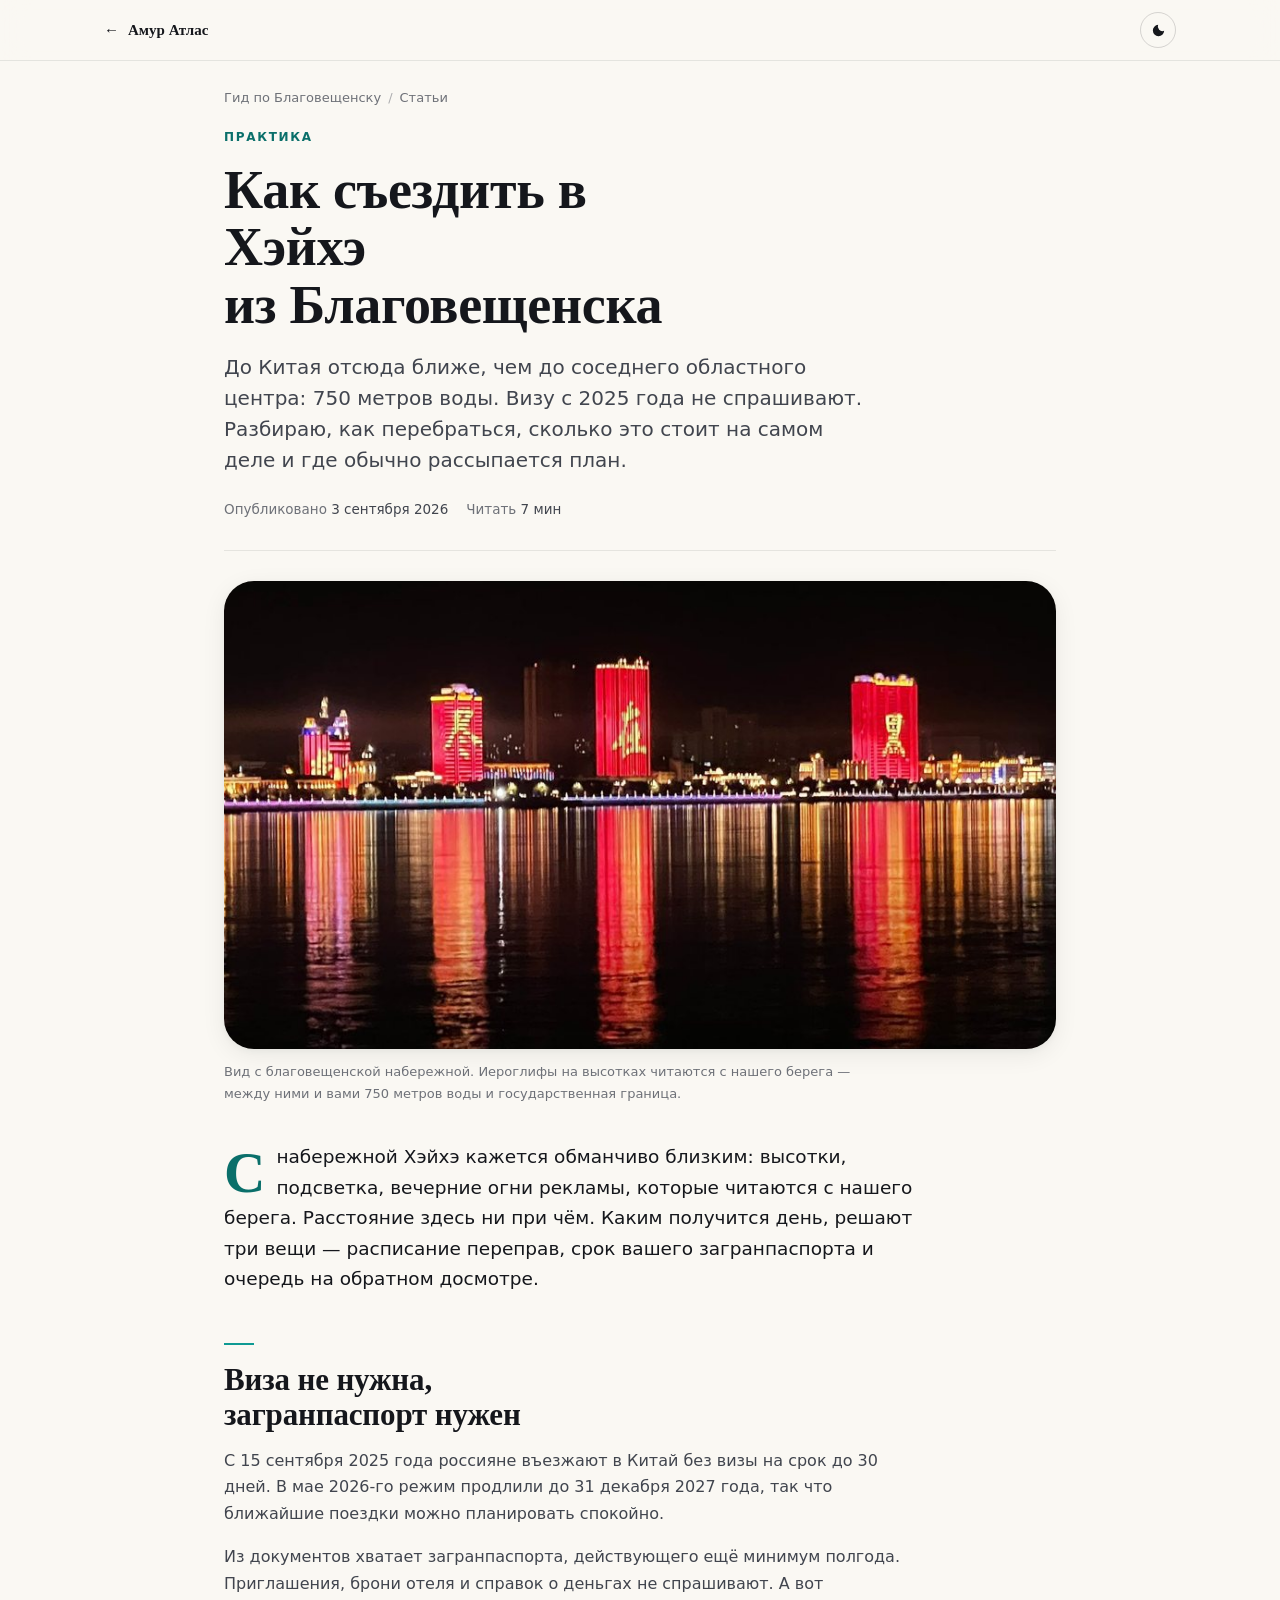
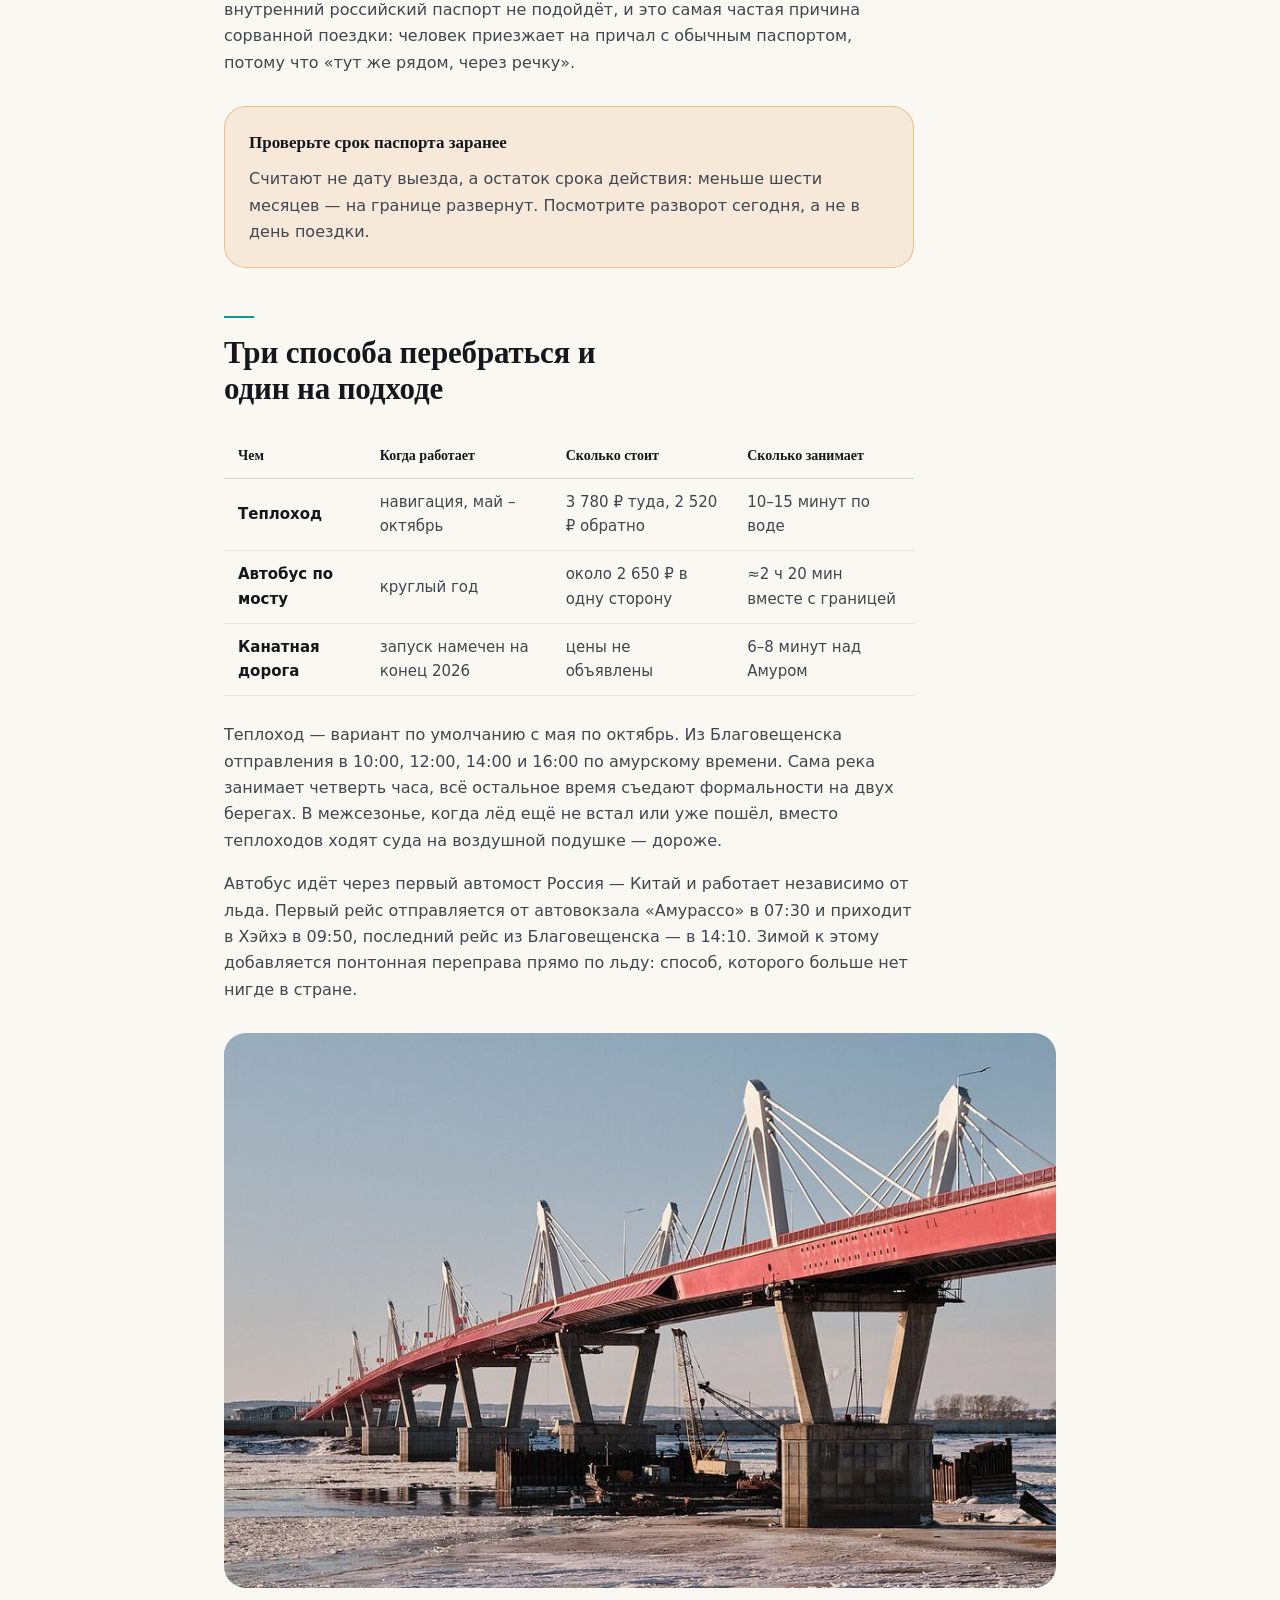
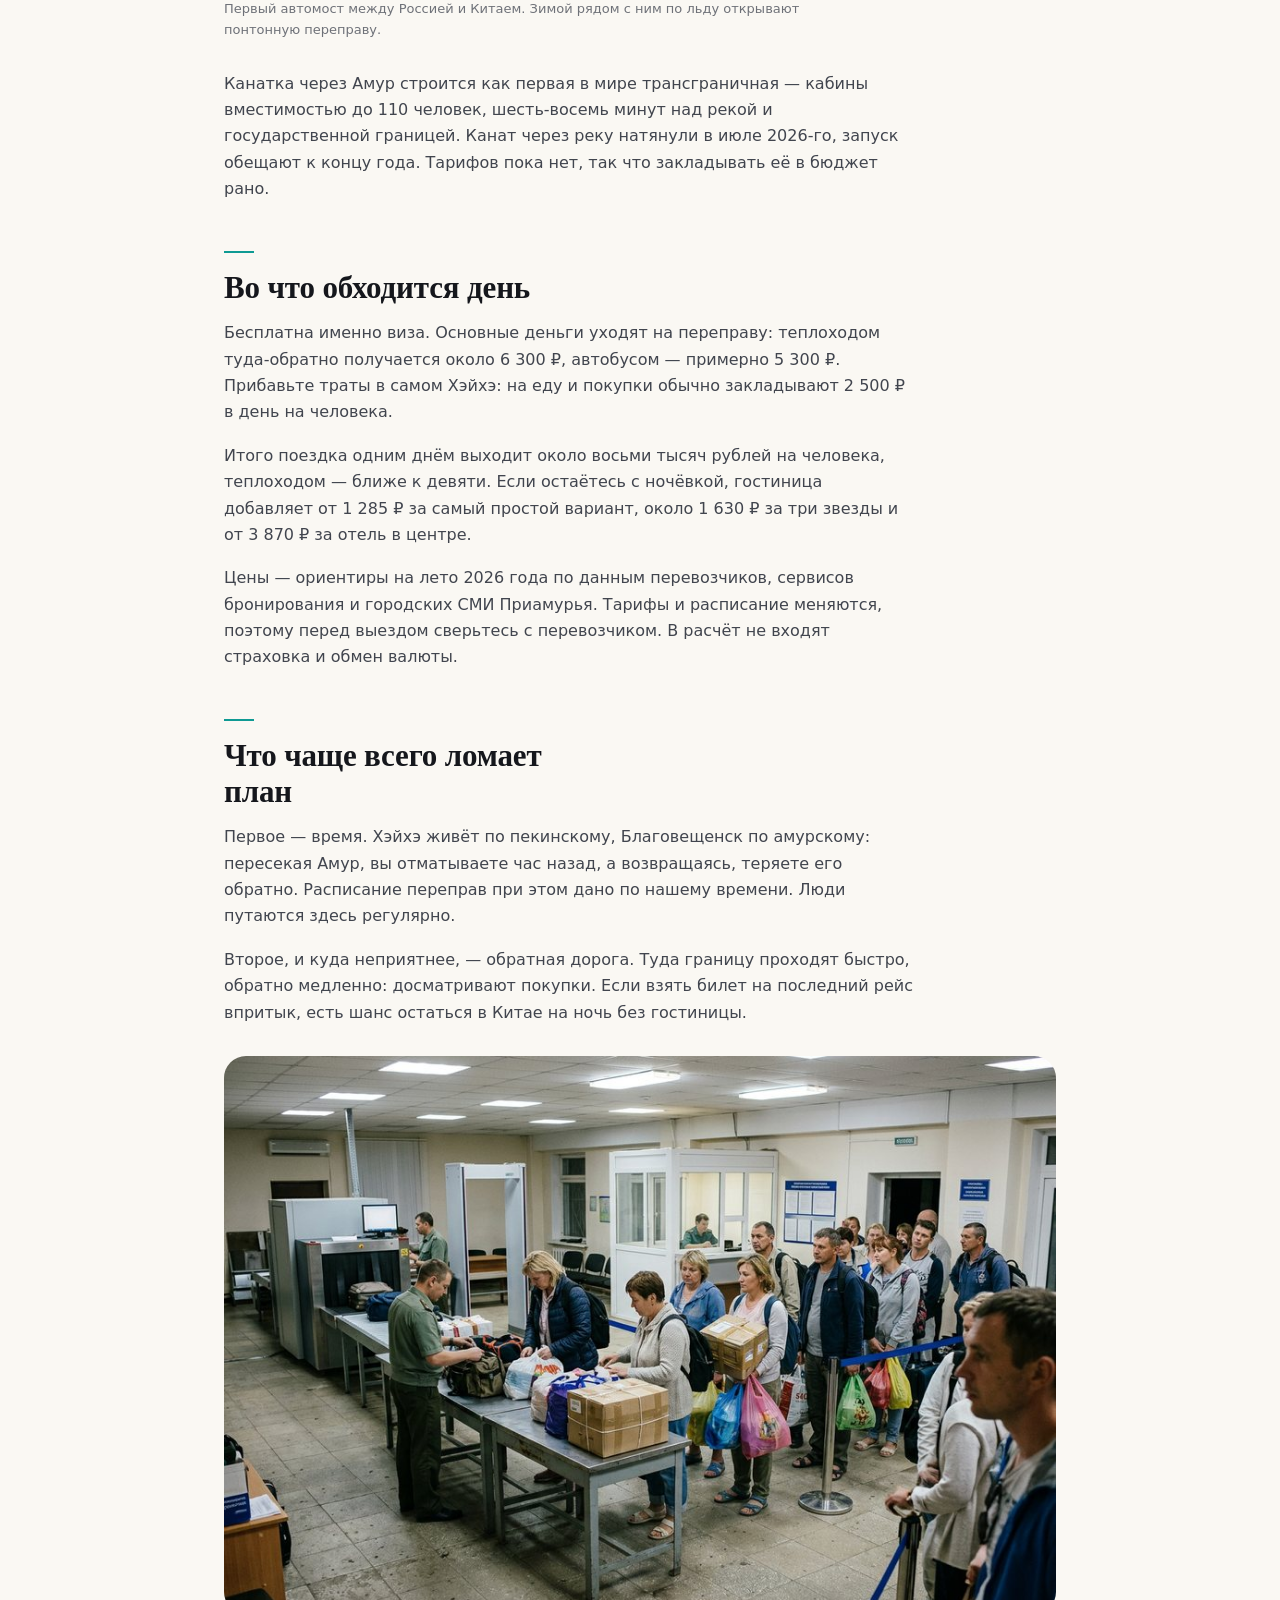
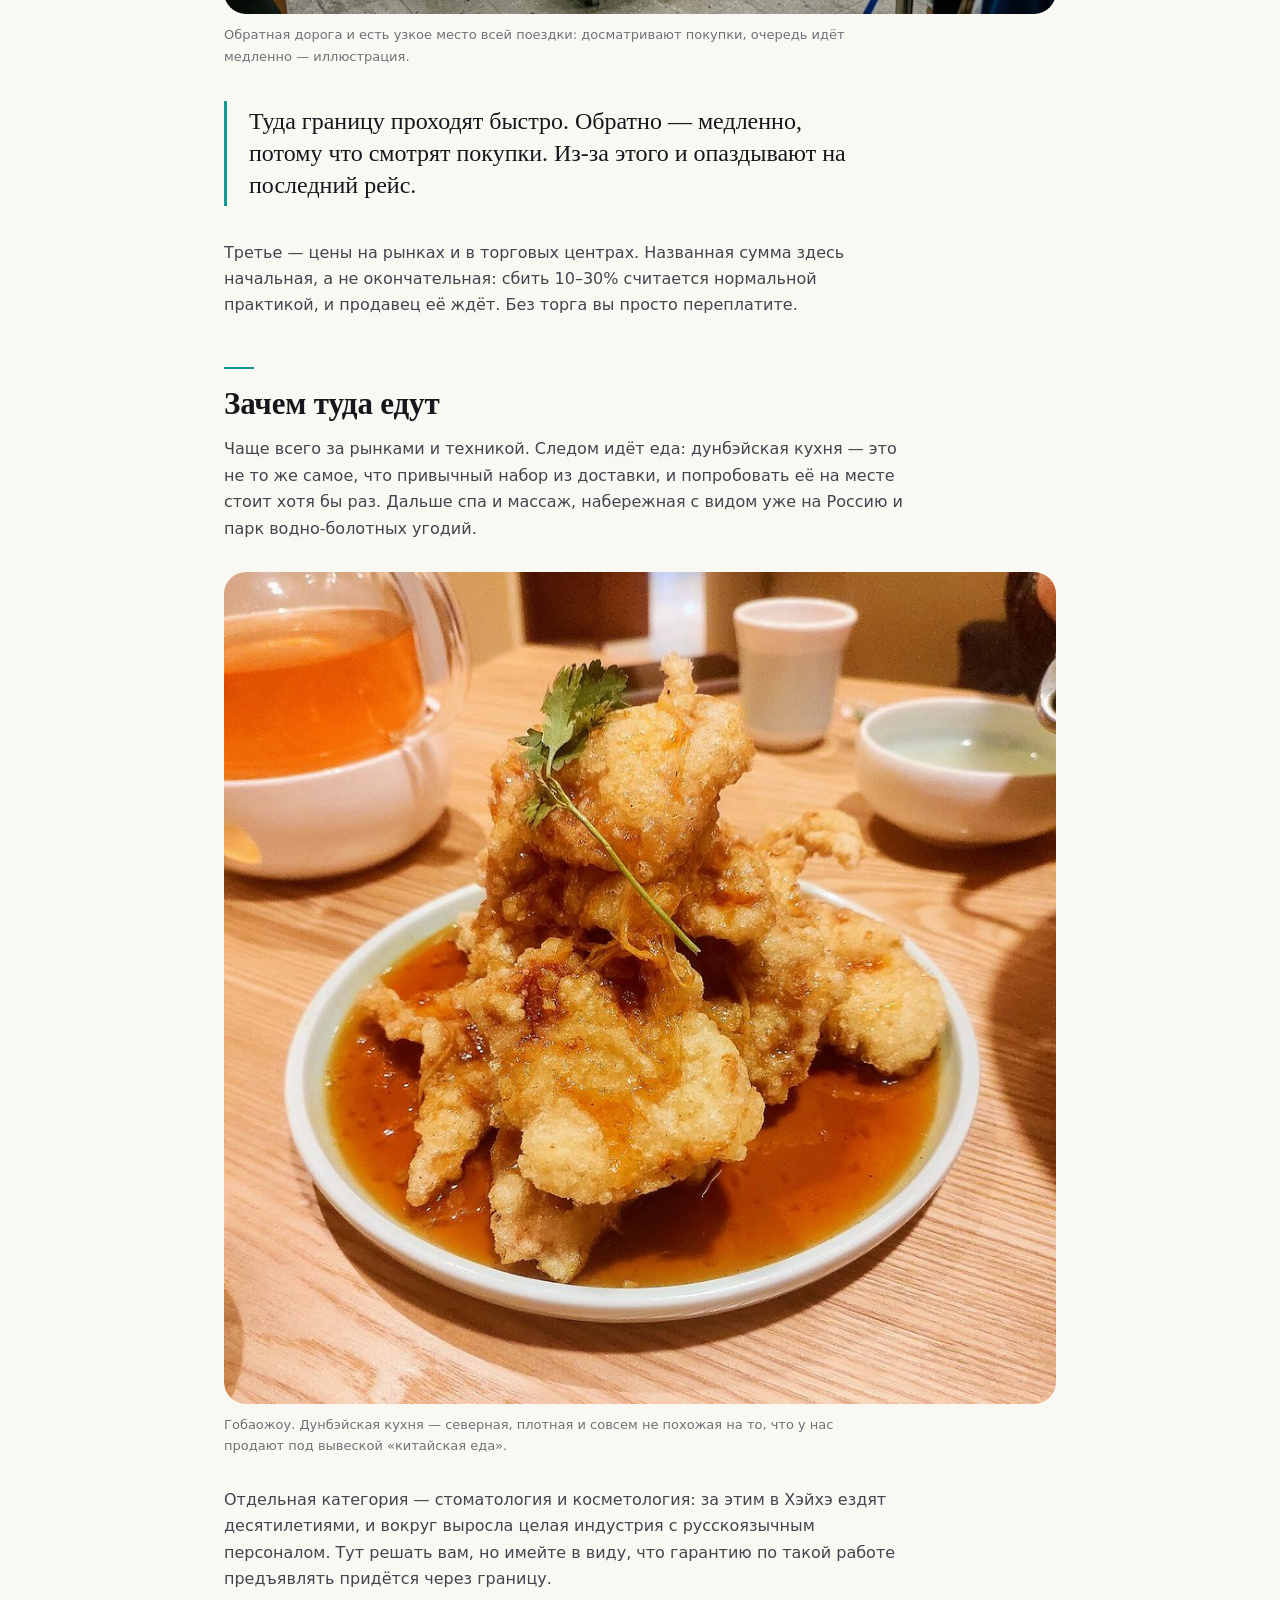
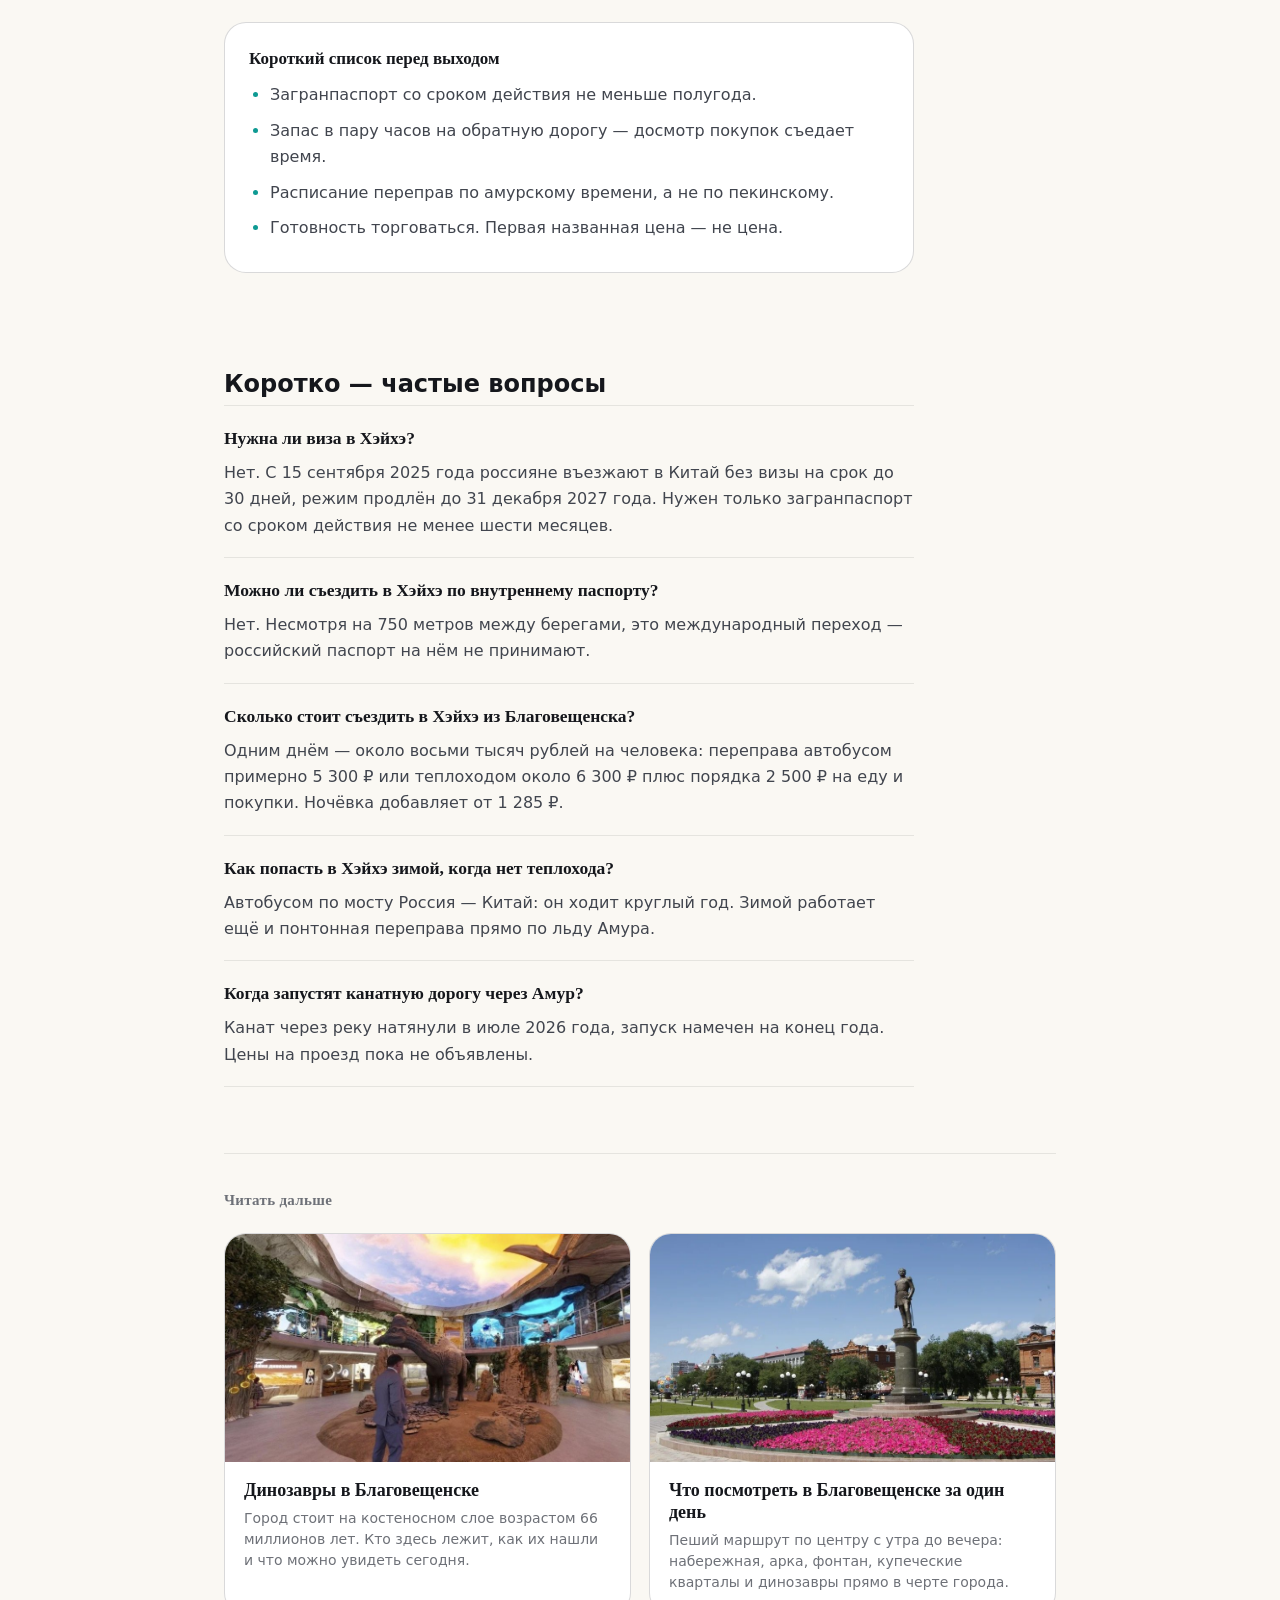
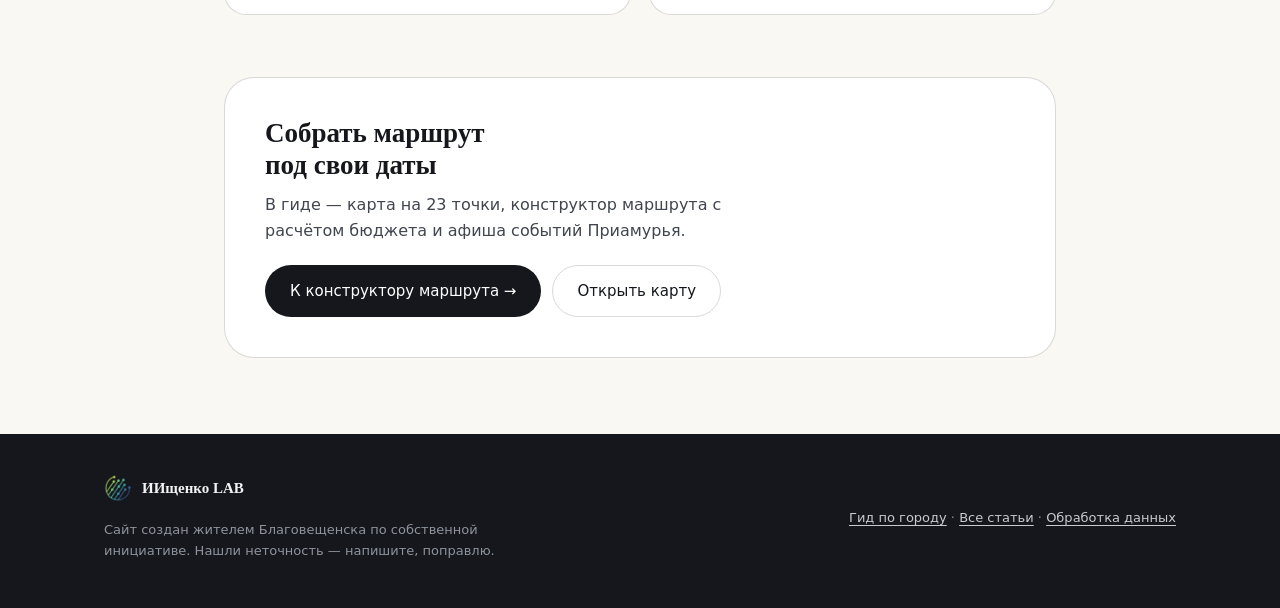
<file: stati/poezdka-v-heihe/index.html>
<!DOCTYPE html>
<html lang="ru">
<head>
<meta name="robots" content="noindex, nofollow">
<meta charset="UTF-8">
<meta name="viewport" content="width=device-width, initial-scale=1.0">
<meta http-equiv="Content-Security-Policy" content="default-src 'self'; script-src 'self' 'unsafe-inline' https://mc.yandex.ru https://yastatic.net; style-src 'self' 'unsafe-inline' https://fonts.googleapis.com; font-src 'self' data: https://fonts.gstatic.com; img-src 'self' data: https://mc.yandex.ru; connect-src 'self' https://mc.yandex.ru https://yastatic.net wss://mc.yandex.ru; frame-src https://mc.yandex.ru; object-src 'none'; base-uri 'self'; form-action 'self'">
<meta name="referrer" content="strict-origin-when-cross-origin">
<meta name="theme-color" content="#0E9A93">
<link rel="icon" type="image/png" sizes="120x120" href="/assets/favicon-120.png">
<link rel="icon" type="image/png" sizes="64x64" href="/assets/favicon.png">
<link rel="icon" type="image/x-icon" href="/assets/favicon.ico">
<link rel="apple-touch-icon" sizes="180x180" href="/assets/favicon-180.png">
<link rel="preconnect" href="https://fonts.googleapis.com">
<link rel="preconnect" href="https://fonts.gstatic.com" crossorigin>
<link href="https://fonts.googleapis.com/css2?family=Bitter:wght@500;600;700&family=Golos+Text:wght@400;500;600;700&display=swap" rel="stylesheet">
<link rel="stylesheet" href="/assets/article.css">
<script>
/* тема до первой отрисовки, чтобы не мигало белым при переходе с главной */
(function(){try{var t=localStorage.getItem('atlas-theme');if(t==='dark')document.documentElement.setAttribute('data-theme','dark');}catch(e){}})();
</script>
<title>Как съездить в Хэйхэ из Благовещенска: цены и порядок</title>
<meta name="description" content="Виза не нужна, нужен загранпаспорт. Три переправы через Амур с ценами и расписанием, во что обходится день в Китае и что чаще всего ломает план.">
<link rel="canonical" href="https://visitblg.ru/stati/poezdka-v-heihe/">
<meta property="og:type" content="article">
<meta property="og:title" content="Как съездить в Хэйхэ из Благовещенска: цены и порядок">
<meta property="og:description" content="Виза не нужна, нужен загранпаспорт. Три переправы через Амур с ценами и расписанием, во что обходится день в Китае и что чаще всего ломает план.">
<meta property="og:url" content="https://visitblg.ru/stati/poezdka-v-heihe/">
<meta property="og:image" content="https://visitblg.ru/assets/photo/heihe-noch-s-naberezhnoy.jpg">
<meta property="og:locale" content="ru_RU">
<meta property="og:site_name" content="Амур Атлас">
<meta name="twitter:card" content="summary_large_image">
<meta name="twitter:title" content="Как съездить в Хэйхэ из Благовещенска: цены и порядок">
<meta name="twitter:description" content="Виза не нужна, нужен загранпаспорт. Три переправы через Амур с ценами и расписанием, во что обходится день в Китае и что чаще всего ломает план.">
<meta name="twitter:image" content="https://visitblg.ru/assets/photo/heihe-noch-s-naberezhnoy.jpg">
<script type="application/ld+json">
{
  "@context": "https://schema.org",
  "@graph": [
    {
      "@type": "Article",
      "headline": "Как съездить в Хэйхэ из Благовещенска",
      "description": "Виза не нужна, нужен загранпаспорт. Три переправы через Амур с ценами и расписанием, во что обходится день в Китае и что чаще всего ломает план.",
      "image": [
        "https://visitblg.ru/assets/photo/heihe-noch-s-naberezhnoy.jpg"
      ],
      "datePublished": "2026-09-03",
      "dateModified": "2026-09-03",
      "inLanguage": "ru-RU",
      "author": {
        "@type": "Person",
        "name": "Евгений Ищенко"
      },
      "publisher": {
        "@type": "Organization",
        "name": "ИИщенко LAB",
        "logo": {
          "@type": "ImageObject",
          "url": "https://visitblg.ru/assets/logo-mark.png"
        }
      },
      "mainEntityOfPage": {
        "@type": "WebPage",
        "@id": "https://visitblg.ru/stati/poezdka-v-heihe/"
      },
      "about": {
        "@type": "Place",
        "name": "Благовещенск",
        "address": {
          "@type": "PostalAddress",
          "addressLocality": "Благовещенск",
          "addressRegion": "Амурская область",
          "addressCountry": "RU"
        }
      }
    },
    {
      "@type": "BreadcrumbList",
      "itemListElement": [
        {
          "@type": "ListItem",
          "position": 1,
          "name": "Гид по Благовещенску",
          "item": "https://visitblg.ru/"
        },
        {
          "@type": "ListItem",
          "position": 2,
          "name": "Статьи",
          "item": "https://visitblg.ru/stati/"
        },
        {
          "@type": "ListItem",
          "position": 3,
          "name": "Как съездить в Хэйхэ из Благовещенска"
        }
      ]
    },
    {
      "@type": "FAQPage",
      "mainEntity": [
        {
          "@type": "Question",
          "name": "Нужна ли виза в Хэйхэ?",
          "acceptedAnswer": {
            "@type": "Answer",
            "text": "Нет. С 15 сентября 2025 года россияне въезжают в Китай без визы на срок до 30 дней, режим продлён до 31 декабря 2027 года. Нужен только загранпаспорт со сроком действия не менее шести месяцев."
          }
        },
        {
          "@type": "Question",
          "name": "Можно ли съездить в Хэйхэ по внутреннему паспорту?",
          "acceptedAnswer": {
            "@type": "Answer",
            "text": "Нет. Несмотря на 750 метров между берегами, это международный переход — российский паспорт на нём не принимают."
          }
        },
        {
          "@type": "Question",
          "name": "Сколько стоит съездить в Хэйхэ из Благовещенска?",
          "acceptedAnswer": {
            "@type": "Answer",
            "text": "Одним днём — около восьми тысяч рублей на человека: переправа автобусом примерно 5 300 ₽ или теплоходом около 6 300 ₽ плюс порядка 2 500 ₽ на еду и покупки. Ночёвка добавляет от 1 285 ₽."
          }
        },
        {
          "@type": "Question",
          "name": "Как попасть в Хэйхэ зимой, когда нет теплохода?",
          "acceptedAnswer": {
            "@type": "Answer",
            "text": "Автобусом по мосту Россия — Китай: он ходит круглый год. Зимой работает ещё и понтонная переправа прямо по льду Амура."
          }
        },
        {
          "@type": "Question",
          "name": "Когда запустят канатную дорогу через Амур?",
          "acceptedAnswer": {
            "@type": "Answer",
            "text": "Канат через реку натянули в июле 2026 года, запуск намечен на конец года. Цены на проезд пока не объявлены."
          }
        }
      ]
    }
  ]
}
</script>
<script>
(function(){
  var id = 111773809;
  (function(m,e,t,r,i,k,a){m[i]=m[i]||function(){(m[i].a=m[i].a||[]).push(arguments)};m[i].l=1*new Date();
   for(var j=0;j<e.length;j++){if(e[j].src===r){return;}}
   k=t.createElement("script");a=t.getElementsByTagName("script")[0];
   k.async=1;k.src=r;a.parentNode.insertBefore(k,a);
  })(window,document.scripts,document,"https://mc.yandex.ru/metrika/tag.js?id="+id,"ym");
  ym(id,"init",{ssr:true,clickmap:true,trackLinks:true,accurateTrackBounce:true,webvisor:true,
                referrer:document.referrer,url:location.href});
})();
</script>
<noscript><div><img src="https://mc.yandex.ru/watch/111773809" style="position:absolute;left:-9999px" alt=""></div></noscript>
</head>
<body>

<div class="progress" aria-hidden="true"><i id="pg"></i></div>
<div class="top">
  <div class="wrap top-in">
    <a class="back" href="/"><span class="ar">&larr;</span> Амур Атлас</a>
    <button class="theme-btn" id="theme-btn" aria-label="Переключить светлую и тёмную тему"><svg id="theme-ico" viewBox="0 0 24 24"><path d="M20 12.5A8 8 0 1111.5 4a6.5 6.5 0 008.5 8.5z"/></svg></button>
  </div>
</div>

<main>
<div class="wrap">

  <nav class="crumbs" aria-label="Хлебные крошки">
    <a href="/">Гид по Благовещенску</a><span>/</span><a href="/stati/">Статьи</a>
  </nav>

  <article>
    <div class="a-head">
      <span class="eyebrow">Практика</span>
      <h1>Как съездить в Хэйхэ из&nbsp;Благовещенска</h1>
      <p class="lead">До Китая отсюда ближе, чем до соседнего областного центра: 750 метров воды. Визу с 2025 года не спрашивают. Разбираю, как перебраться, сколько это стоит на самом деле и где обычно рассыпается план.</p>
      <div class="a-meta">
        <span>Опубликовано <b>3 сентября 2026</b></span>
        
        <span>Читать <b>7 мин</b></span>
      </div>
    </div>

    <div class="cover">
      <img src="/assets/photo/heihe-noch-s-naberezhnoy.jpg" alt="Ночной Хэйхэ с набережной Благовещенска: небоскрёбы в красной подсветке с китайскими иероглифами отражаются в Амуре" width="900" height="675" loading="eager" decoding="async" fetchpriority="high">
    </div>
    <p class="cap">Вид с благовещенской набережной. Иероглифы на высотках читаются с нашего берега — между ними и вами 750 метров воды и государственная граница.</p>

    <div class="body">
<p class="first big">С набережной Хэйхэ кажется обманчиво близким: высотки, подсветка, вечерние огни рекламы, которые читаются с нашего берега. Расстояние здесь ни при чём. Каким получится день, решают три вещи — расписание переправ, срок вашего загранпаспорта и очередь на обратном досмотре.</p>

<h2>Виза не нужна, загранпаспорт нужен</h2>

<p>С 15 сентября 2025 года россияне въезжают в Китай без визы на срок до 30 дней. В мае 2026-го режим продлили до 31 декабря 2027 года, так что ближайшие поездки можно планировать спокойно.</p>

<p>Из документов хватает загранпаспорта, действующего ещё минимум полгода. Приглашения, брони отеля и справок о деньгах не спрашивают. А вот внутренний российский паспорт не подойдёт, и это самая частая причина сорванной поездки: человек приезжает на причал с обычным паспортом, потому что «тут же рядом, через речку».</p>

<div class="callout warn">
  <h3>Проверьте срок паспорта заранее</h3>
  <p>Считают не дату выезда, а остаток срока действия: меньше шести месяцев — на границе развернут. Посмотрите разворот сегодня, а не в день поездки.</p>
</div>

<h2>Три способа перебраться и один на подходе</h2>

<div class="tbl-wrap">
<table>
  <thead>
    <tr><th>Чем</th><th>Когда работает</th><th>Сколько стоит</th><th>Сколько занимает</th></tr>
  </thead>
  <tbody>
    <tr><td><b>Теплоход</b></td><td>навигация, май – октябрь</td><td>3 780 ₽ туда, 2 520 ₽ обратно</td><td>10–15 минут по воде</td></tr>
    <tr><td><b>Автобус по мосту</b></td><td>круглый год</td><td>около 2 650 ₽ в одну сторону</td><td>≈2 ч 20 мин вместе с границей</td></tr>
    <tr><td><b>Канатная дорога</b></td><td>запуск намечен на конец 2026</td><td>цены не объявлены</td><td>6–8 минут над Амуром</td></tr>
  </tbody>
</table>
</div>

<p>Теплоход — вариант по умолчанию с мая по октябрь. Из Благовещенска отправления в 10:00, 12:00, 14:00 и 16:00 по амурскому времени. Сама река занимает четверть часа, всё остальное время съедают формальности на двух берегах. В межсезонье, когда лёд ещё не встал или уже пошёл, вместо теплоходов ходят суда на воздушной подушке — дороже.</p>

<p>Автобус идёт через первый автомост Россия — Китай и работает независимо от льда. Первый рейс отправляется от автовокзала «Амурассо» в 07:30 и приходит в Хэйхэ в 09:50, последний рейс из Благовещенска — в 14:10. Зимой к этому добавляется понтонная переправа прямо по льду: способ, которого больше нет нигде в стране.</p>

<figure class="fig">
  <img src="/assets/photo/most-zimoy.jpg" alt="Мост Благовещенск — Хэйхэ зимой над замёрзшим Амуром" width="900" height="600" loading="lazy" decoding="async">
  <figcaption>Первый автомост между Россией и Китаем. Зимой рядом с ним по льду открывают понтонную переправу.</figcaption>
</figure>

<p>Канатка через Амур строится как первая в мире трансграничная — кабины вместимостью до 110 человек, шесть-восемь минут над рекой и государственной границей. Канат через реку натянули в июле 2026-го, запуск обещают к концу года. Тарифов пока нет, так что закладывать её в бюджет рано.</p>

<h2>Во что обходится день</h2>

<p>Бесплатна именно виза. Основные деньги уходят на переправу: теплоходом туда-обратно получается около 6 300 ₽, автобусом — примерно 5 300 ₽. Прибавьте траты в самом Хэйхэ: на еду и покупки обычно закладывают 2 500 ₽ в день на человека.</p>

<p>Итого поездка одним днём выходит около восьми тысяч рублей на человека, теплоходом — ближе к девяти. Если остаётесь с ночёвкой, гостиница добавляет от 1 285 ₽ за самый простой вариант, около 1 630 ₽ за три звезды и от 3 870 ₽ за отель в центре.</p>

<p>Цены — ориентиры на лето 2026 года по данным перевозчиков, сервисов бронирования и городских СМИ Приамурья. Тарифы и расписание меняются, поэтому перед выездом сверьтесь с перевозчиком. В расчёт не входят страховка и обмен валюты.</p>

<h2>Что чаще всего ломает план</h2>

<p>Первое — время. Хэйхэ живёт по пекинскому, Благовещенск по амурскому: пересекая Амур, вы отматываете час назад, а возвращаясь, теряете его обратно. Расписание переправ при этом дано по нашему времени. Люди путаются здесь регулярно.</p>

<p>Второе, и куда неприятнее, — обратная дорога. Туда границу проходят быстро, обратно медленно: досматривают покупки. Если взять билет на последний рейс впритык, есть шанс остаться в Китае на ночь без гостиницы.</p>

<figure class="fig">
  <img src="/assets/photo/dosmotr-granica.jpg" alt="Очередь на таможенный досмотр: люди с сумками и коробками у столов пункта пропуска" width="900" height="604" loading="lazy" decoding="async">
  <figcaption>Обратная дорога и есть узкое место всей поездки: досматривают покупки, очередь идёт медленно — иллюстрация.</figcaption>
</figure>

<div class="pull">Туда границу проходят быстро. Обратно — медленно, потому что смотрят покупки. Из-за этого и опаздывают на последний рейс.</div>

<p>Третье — цены на рынках и в торговых центрах. Названная сумма здесь начальная, а не окончательная: сбить 10–30% считается нормальной практикой, и продавец её ждёт. Без торга вы просто переплатите.</p>

<h2>Зачем туда едут</h2>

<p>Чаще всего за рынками и техникой. Следом идёт еда: дунбэйская кухня — это не то же самое, что привычный набор из доставки, и попробовать её на месте стоит хотя бы раз. Дальше спа и массаж, набережная с видом уже на Россию и парк водно-болотных угодий.</p>

<figure class="fig">
  <img src="/assets/photo/guobaorou.jpg" alt="Свинина в кисло-сладком соусе — блюдо дунбэйской кухни" width="900" height="900" loading="lazy" decoding="async">
  <figcaption>Гобаожоу. Дунбэйская кухня — северная, плотная и совсем не похожая на то, что у нас продают под вывеской «китайская еда».</figcaption>
</figure>

<p>Отдельная категория — стоматология и косметология: за этим в Хэйхэ ездят десятилетиями, и вокруг выросла целая индустрия с русскоязычным персоналом. Тут решать вам, но имейте в виду, что гарантию по такой работе предъявлять придётся через границу.</p>

<div class="callout">
  <h3>Короткий список перед выходом</h3>
  <ul>
    <li>Загранпаспорт со сроком действия не меньше полугода.</li>
    <li>Запас в пару часов на обратную дорогу — досмотр покупок съедает время.</li>
    <li>Расписание переправ по амурскому времени, а не по пекинскому.</li>
    <li>Готовность торговаться. Первая названная цена — не цена.</li>
  </ul>
</div>
    </div>

<section class="faq">
  <h2>Коротко — частые вопросы</h2>
  <div class="qa"><h3>Нужна ли виза в Хэйхэ?</h3><p>Нет. С 15 сентября 2025 года россияне въезжают в Китай без визы на срок до 30 дней, режим продлён до 31 декабря 2027 года. Нужен только загранпаспорт со сроком действия не менее шести месяцев.</p></div>
  <div class="qa"><h3>Можно ли съездить в Хэйхэ по внутреннему паспорту?</h3><p>Нет. Несмотря на 750 метров между берегами, это международный переход — российский паспорт на нём не принимают.</p></div>
  <div class="qa"><h3>Сколько стоит съездить в Хэйхэ из Благовещенска?</h3><p>Одним днём — около восьми тысяч рублей на человека: переправа автобусом примерно 5 300 ₽ или теплоходом около 6 300 ₽ плюс порядка 2 500 ₽ на еду и покупки. Ночёвка добавляет от 1 285 ₽.</p></div>
  <div class="qa"><h3>Как попасть в Хэйхэ зимой, когда нет теплохода?</h3><p>Автобусом по мосту Россия — Китай: он ходит круглый год. Зимой работает ещё и понтонная переправа прямо по льду Амура.</p></div>
  <div class="qa"><h3>Когда запустят канатную дорогу через Амур?</h3><p>Канат через реку натянули в июле 2026 года, запуск намечен на конец года. Цены на проезд пока не объявлены.</p></div>
</section>
  </article>

  <section class="next">
    <div class="next-h">Читать дальше</div>
    <div class="next-grid">
<a class="card" href="/stati/dinozavry-v-blagoveshchenske/">
  <img src="/assets/photo/muzey-dinozavrov.jpg" alt="Модель гадрозавра в натуральную величину в интерактивном музее динозавров на площади Ленина в Благовещенске" width="840" height="473" loading="lazy" decoding="async">
  <div class="card-b">
    <div class="card-t">Динозавры в&nbsp;Благовещенске</div>
    <div class="card-d">Город стоит на костеносном слое возрастом 66 миллионов лет. Кто здесь лежит, как их нашли и что можно увидеть сегодня.</div>
  </div>
</a>
<a class="card" href="/stati/blagoveshchensk-za-odin-den/">
  <img src="/assets/photo/pamyatnik-muravyovu.jpg" alt="Памятник Муравьёву-Амурскому в Благовещенске летом, вокруг цветники и старинные кирпичные здания" width="960" height="640" loading="lazy" decoding="async">
  <div class="card-b">
    <div class="card-t">Что посмотреть в&nbsp;Благовещенске за&nbsp;один день</div>
    <div class="card-d">Пеший маршрут по центру с утра до вечера: набережная, арка, фонтан, купеческие кварталы и динозавры прямо в черте города.</div>
  </div>
</a>
    </div>
  </section>

  <section class="cta">
    <h2>Собрать маршрут под свои даты</h2>
    <p>В гиде — карта на 23 точки, конструктор маршрута с расчётом бюджета и афиша событий Приамурья.</p>
    <div class="btns">
      <a class="btn btn-primary" href="/#planner">К конструктору маршрута →</a>
      <a class="btn btn-ghost" href="/#map-s">Открыть карту</a>
    </div>
  </section>

</div>
</main>

<footer>
  <div class="wrap foot-in">
    <div>
      <a class="foot-brand" href="https://t.me/Evgen_wormhole" target="_blank" rel="noopener"><img src="/assets/logo-mark.png" alt="ИИщенко LAB" width="28" height="28">ИИщенко LAB</a>
      <div class="foot-note" style="margin-top:8px">Сайт создан жителем Благовещенска по собственной инициативе. Нашли неточность — напишите, поправлю.</div>
    </div>
    <div class="foot-note"><a href="/">Гид по городу</a> · <a href="/stati/">Все статьи</a> · <a href="/privacy.html">Обработка данных</a></div>
  </div>
</footer>
<script>
(function(){
  var bar = document.getElementById('pg');
  if (bar) {
    var tick = function(){
      var h = document.documentElement.scrollHeight - window.innerHeight;
      bar.style.width = (h > 0 ? Math.min(100, window.scrollY / h * 100) : 0) + '%';
    };
    addEventListener('scroll', tick, {passive:true});
    addEventListener('resize', tick);
    tick();
  }
  var btn = document.getElementById('theme-btn');
  if (btn) btn.addEventListener('click', function(){
    var dark = document.documentElement.getAttribute('data-theme') === 'dark';
    if (dark) document.documentElement.removeAttribute('data-theme');
    else document.documentElement.setAttribute('data-theme','dark');
    try { localStorage.setItem('atlas-theme', dark ? 'light' : 'dark'); } catch(e){}
  });
})();
</script>
</body>
</html>
</file>
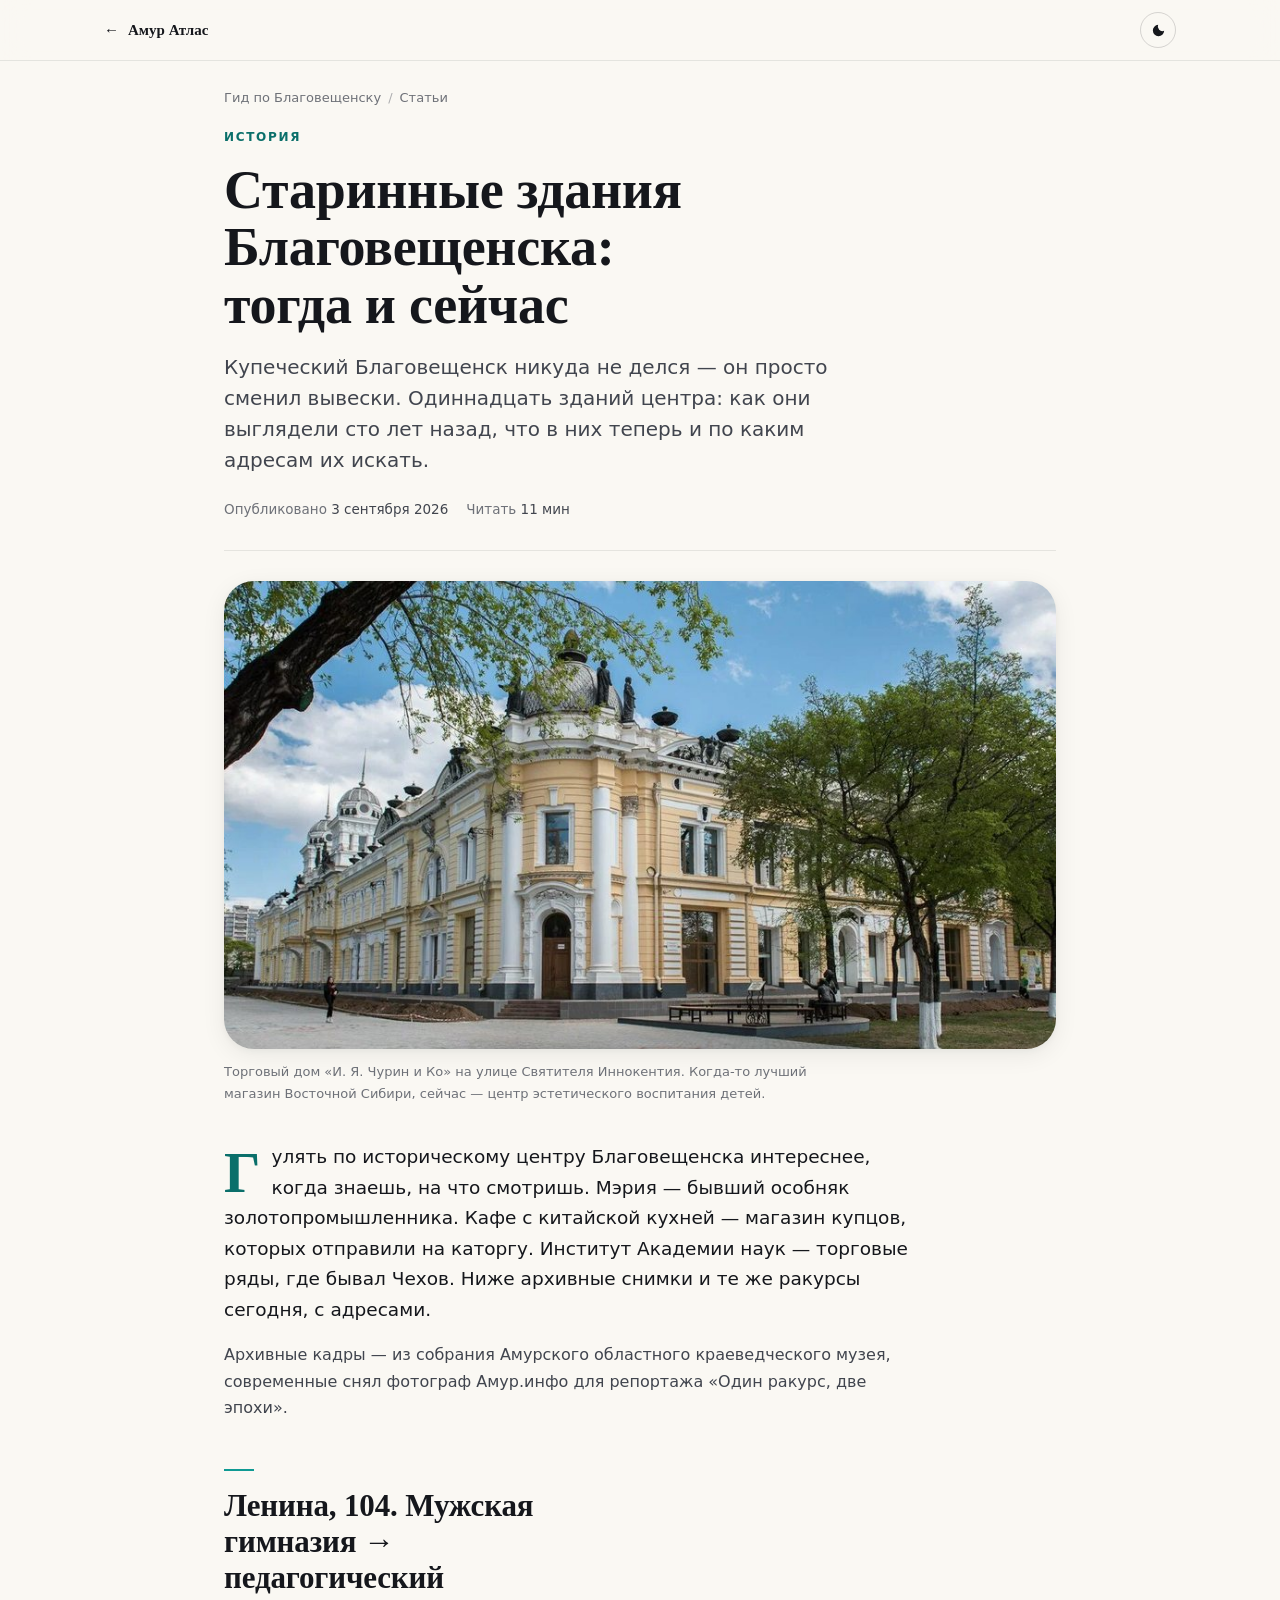
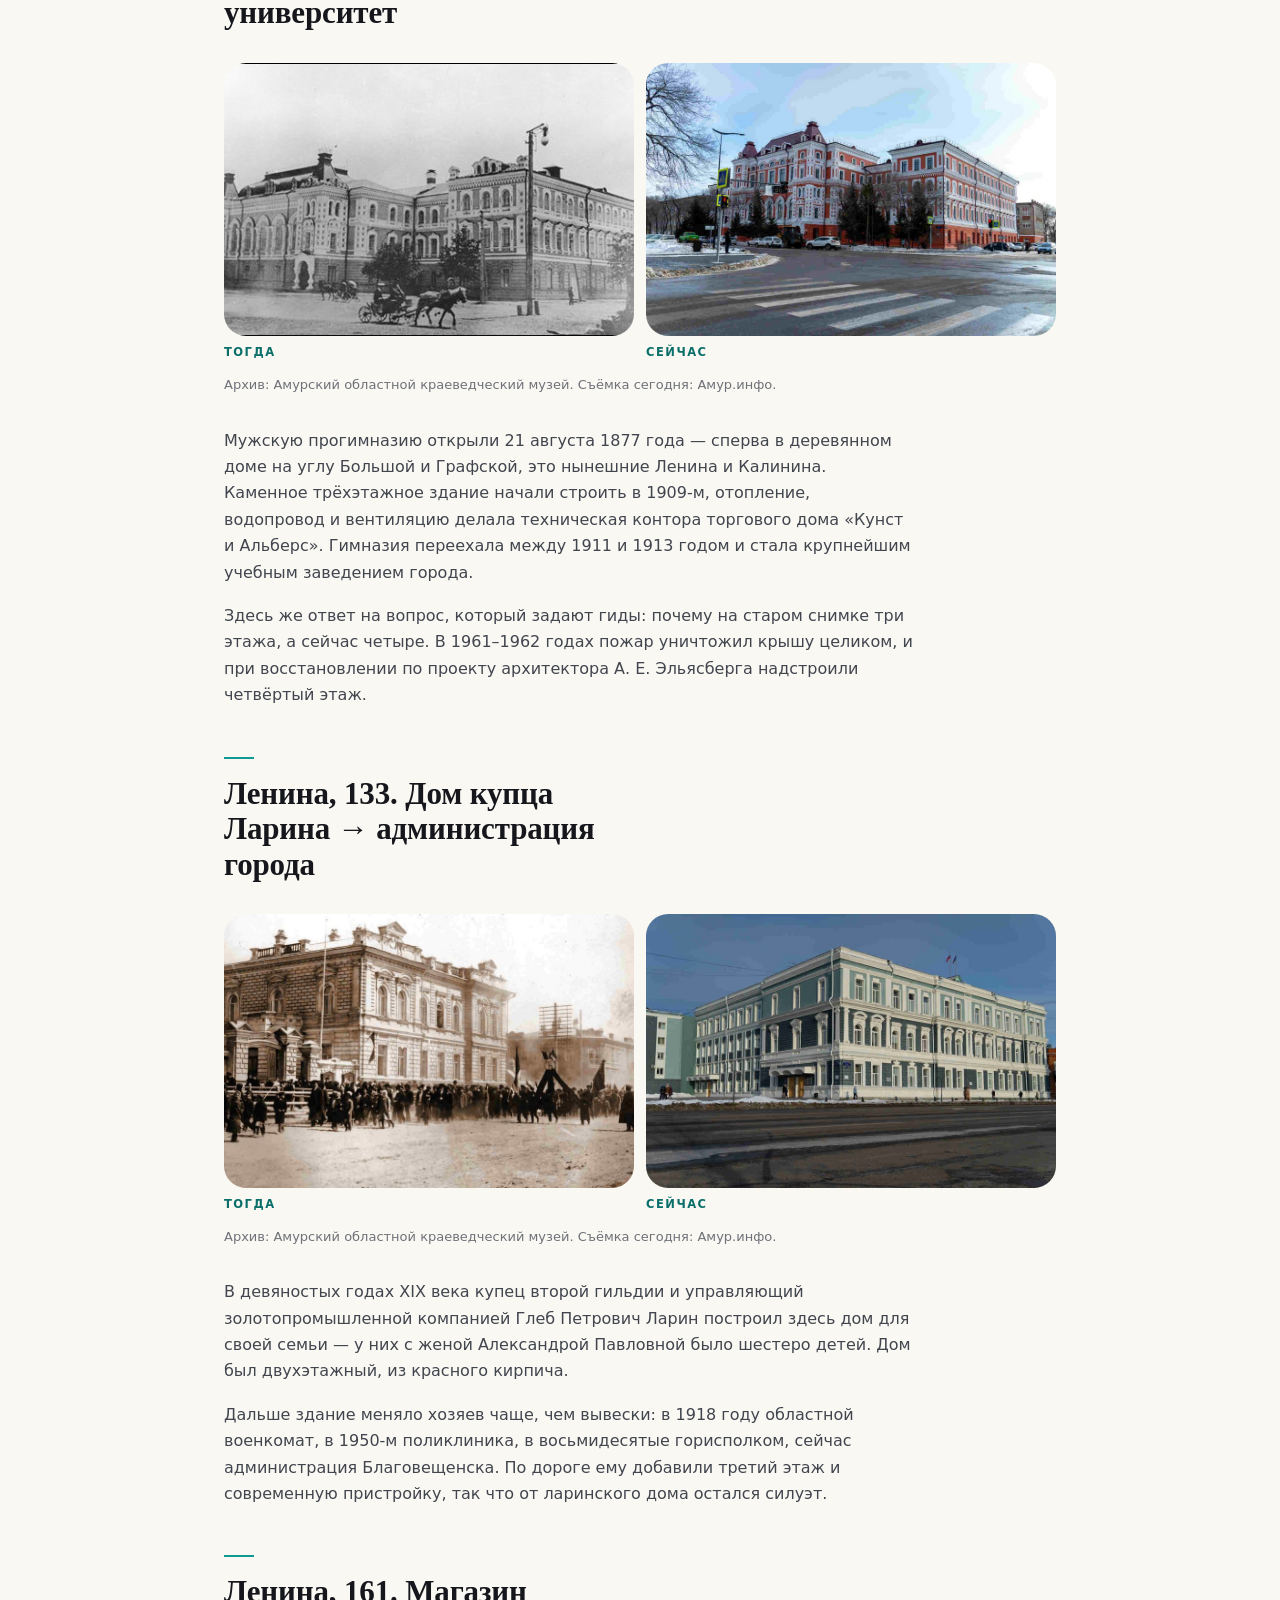
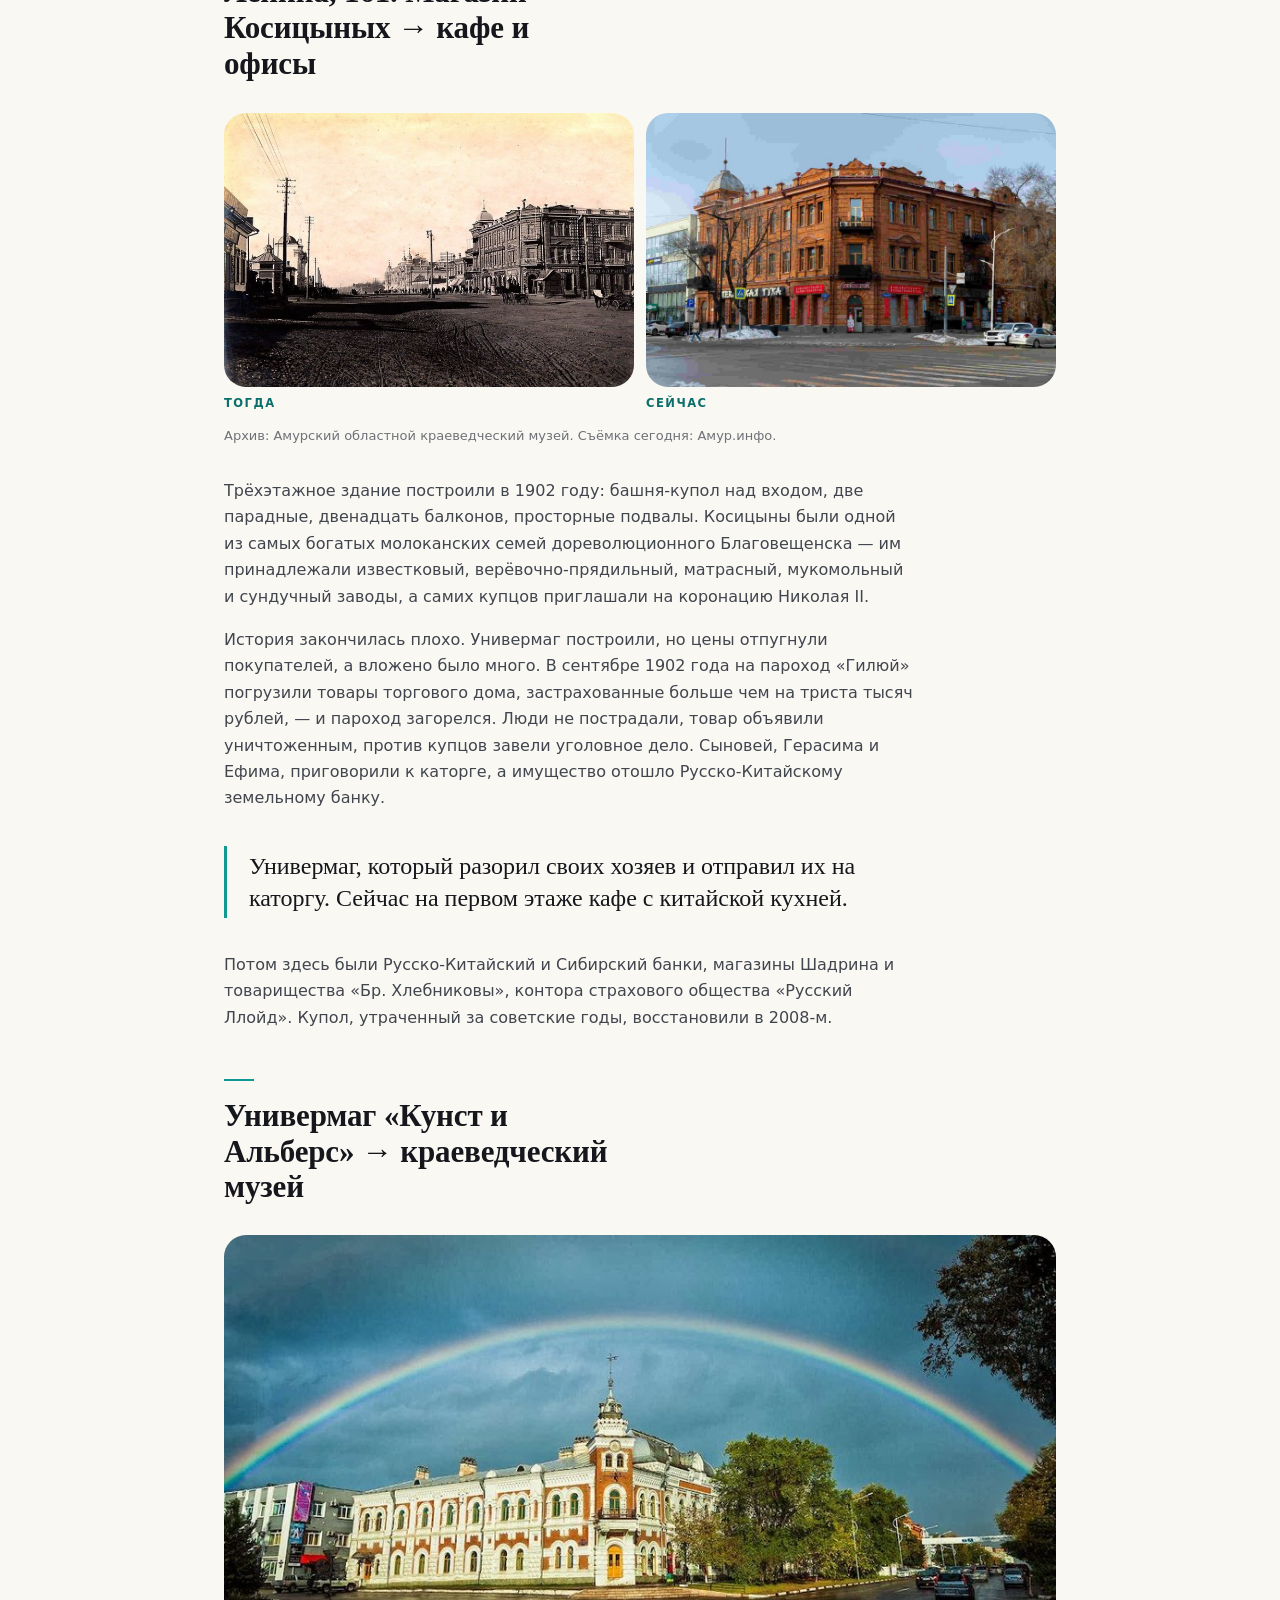
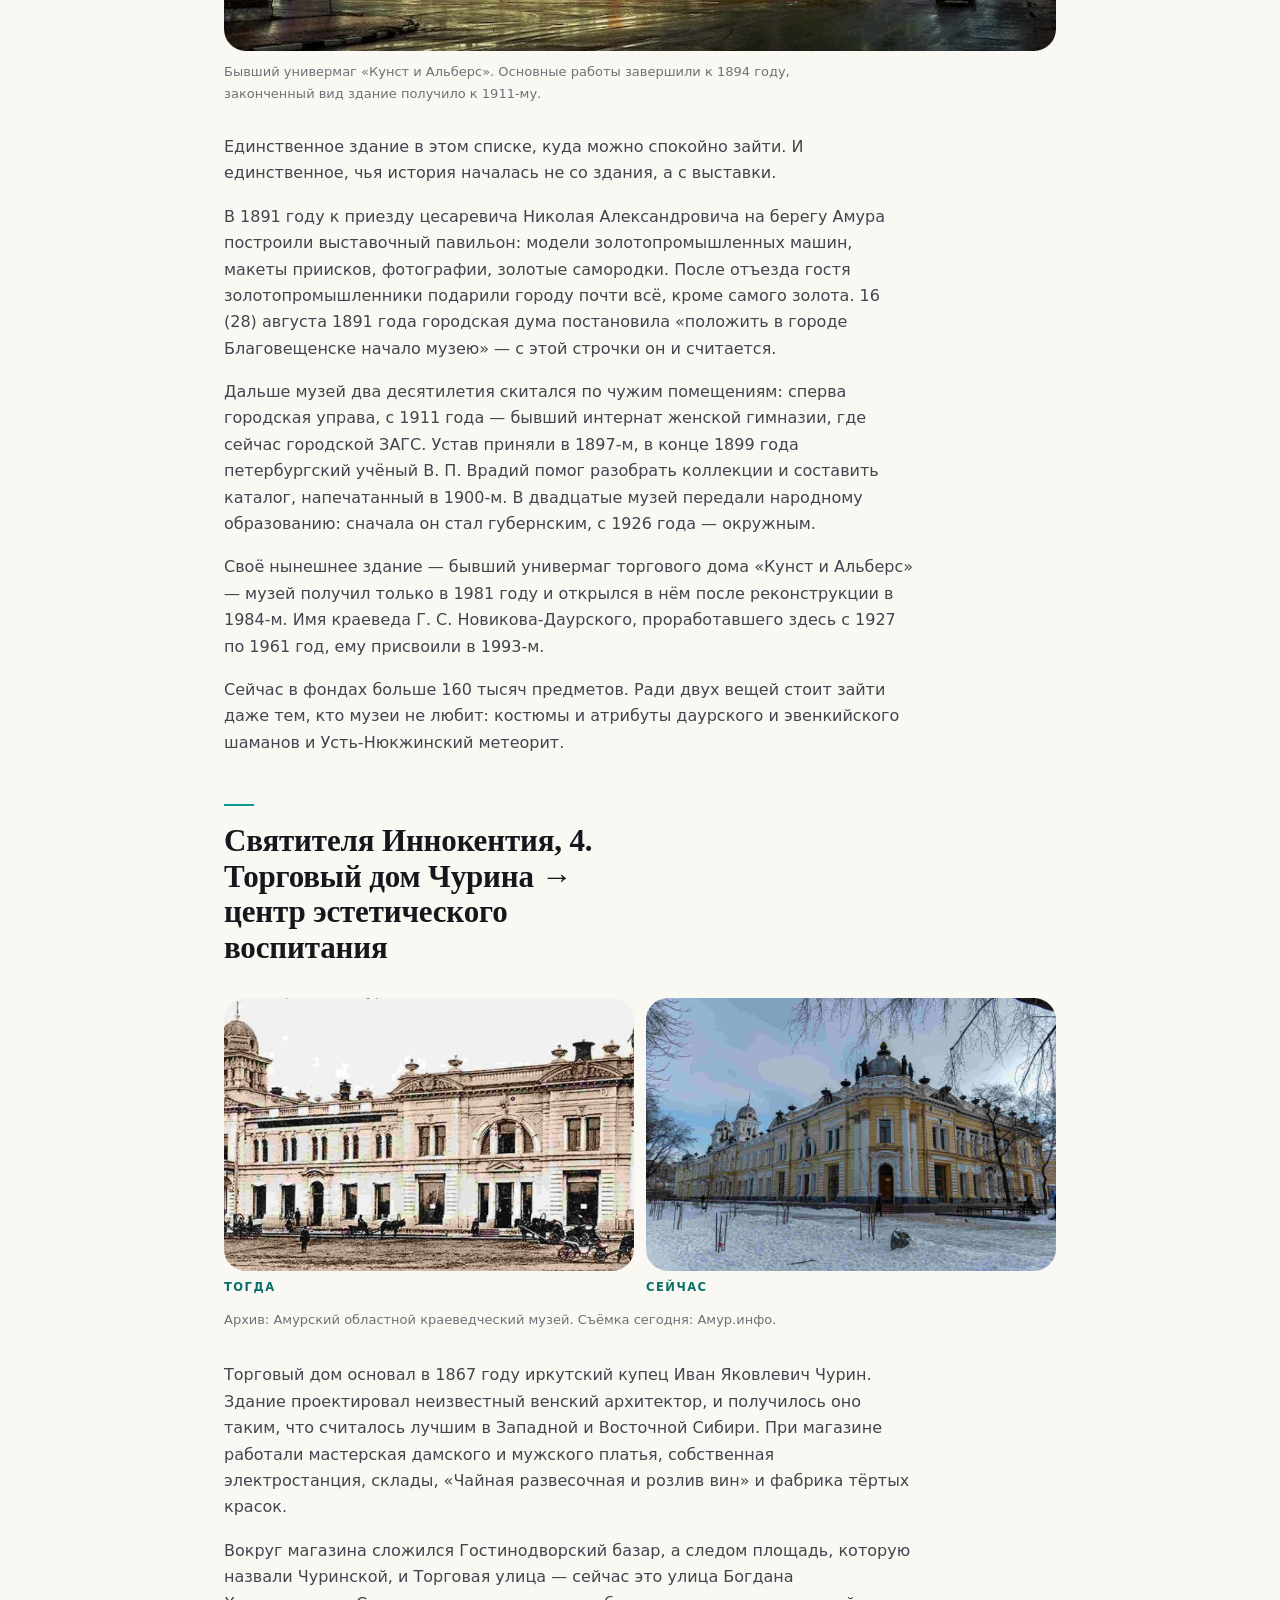
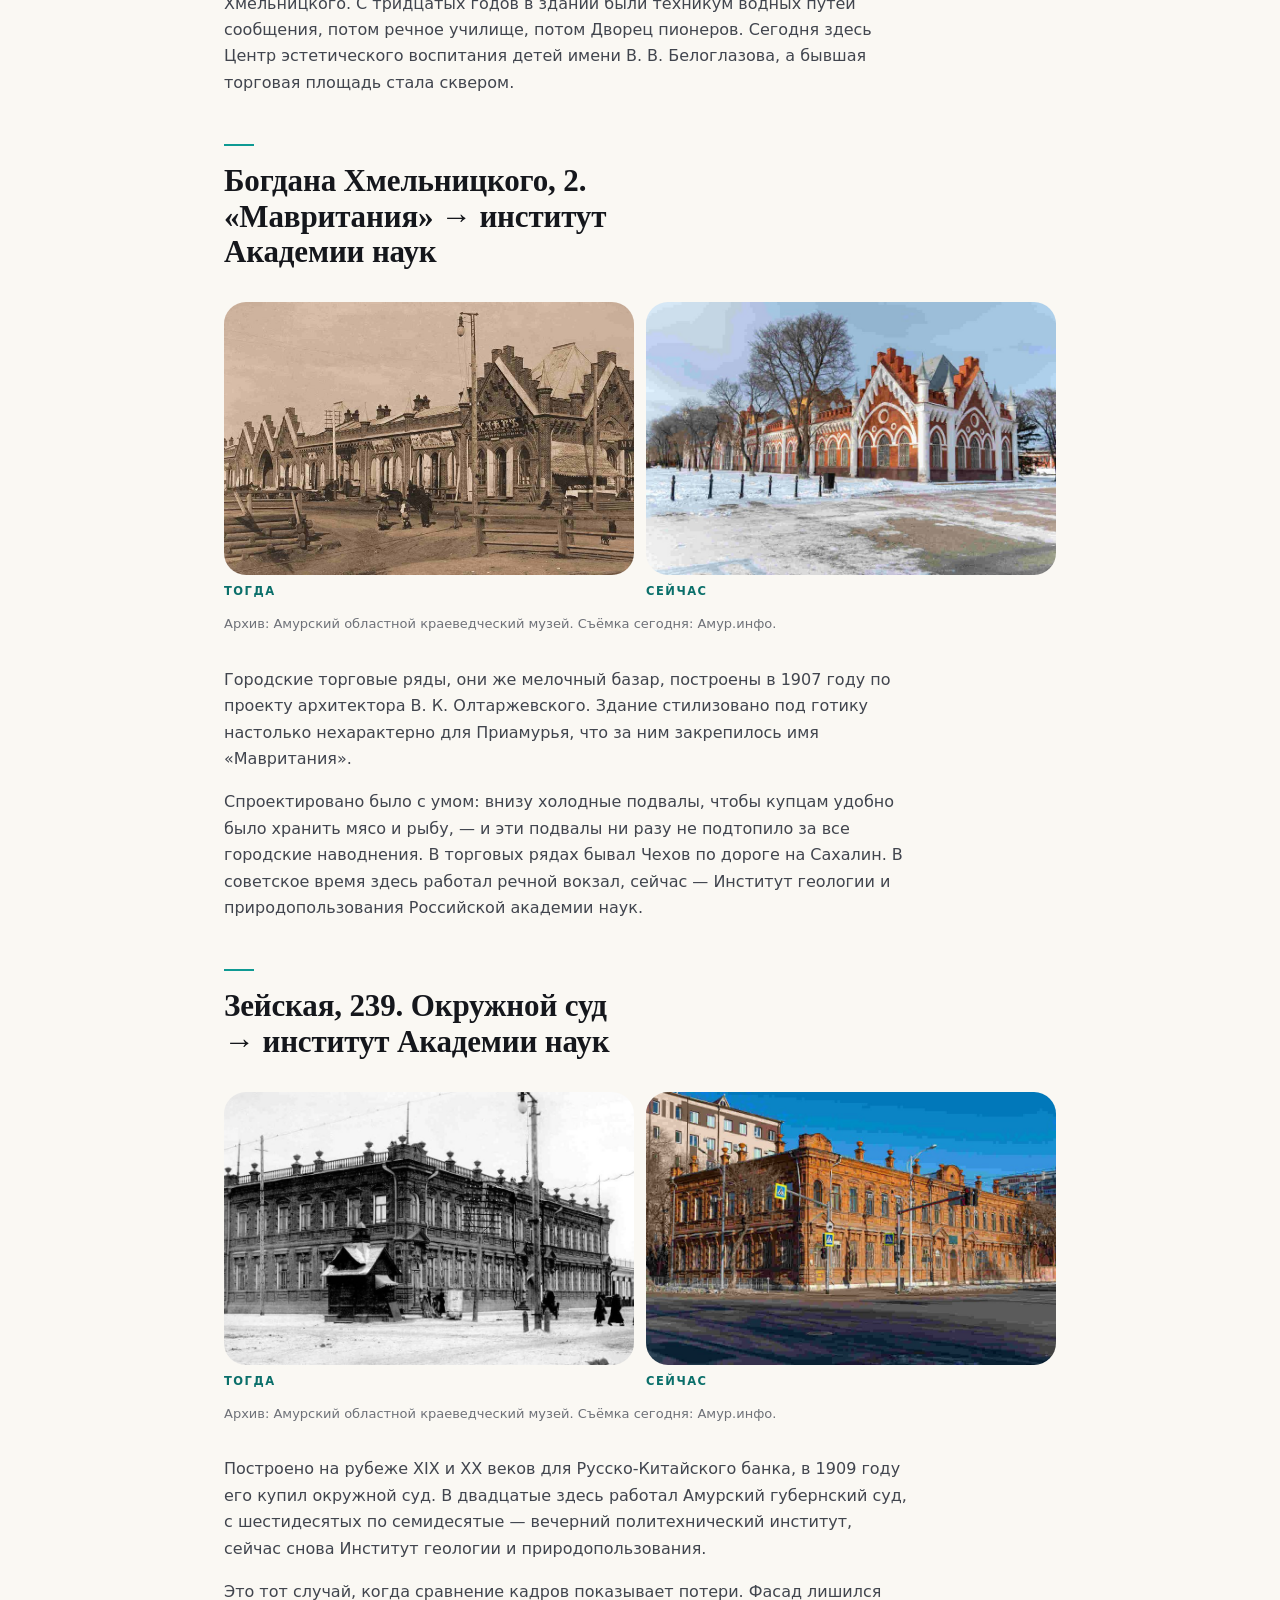
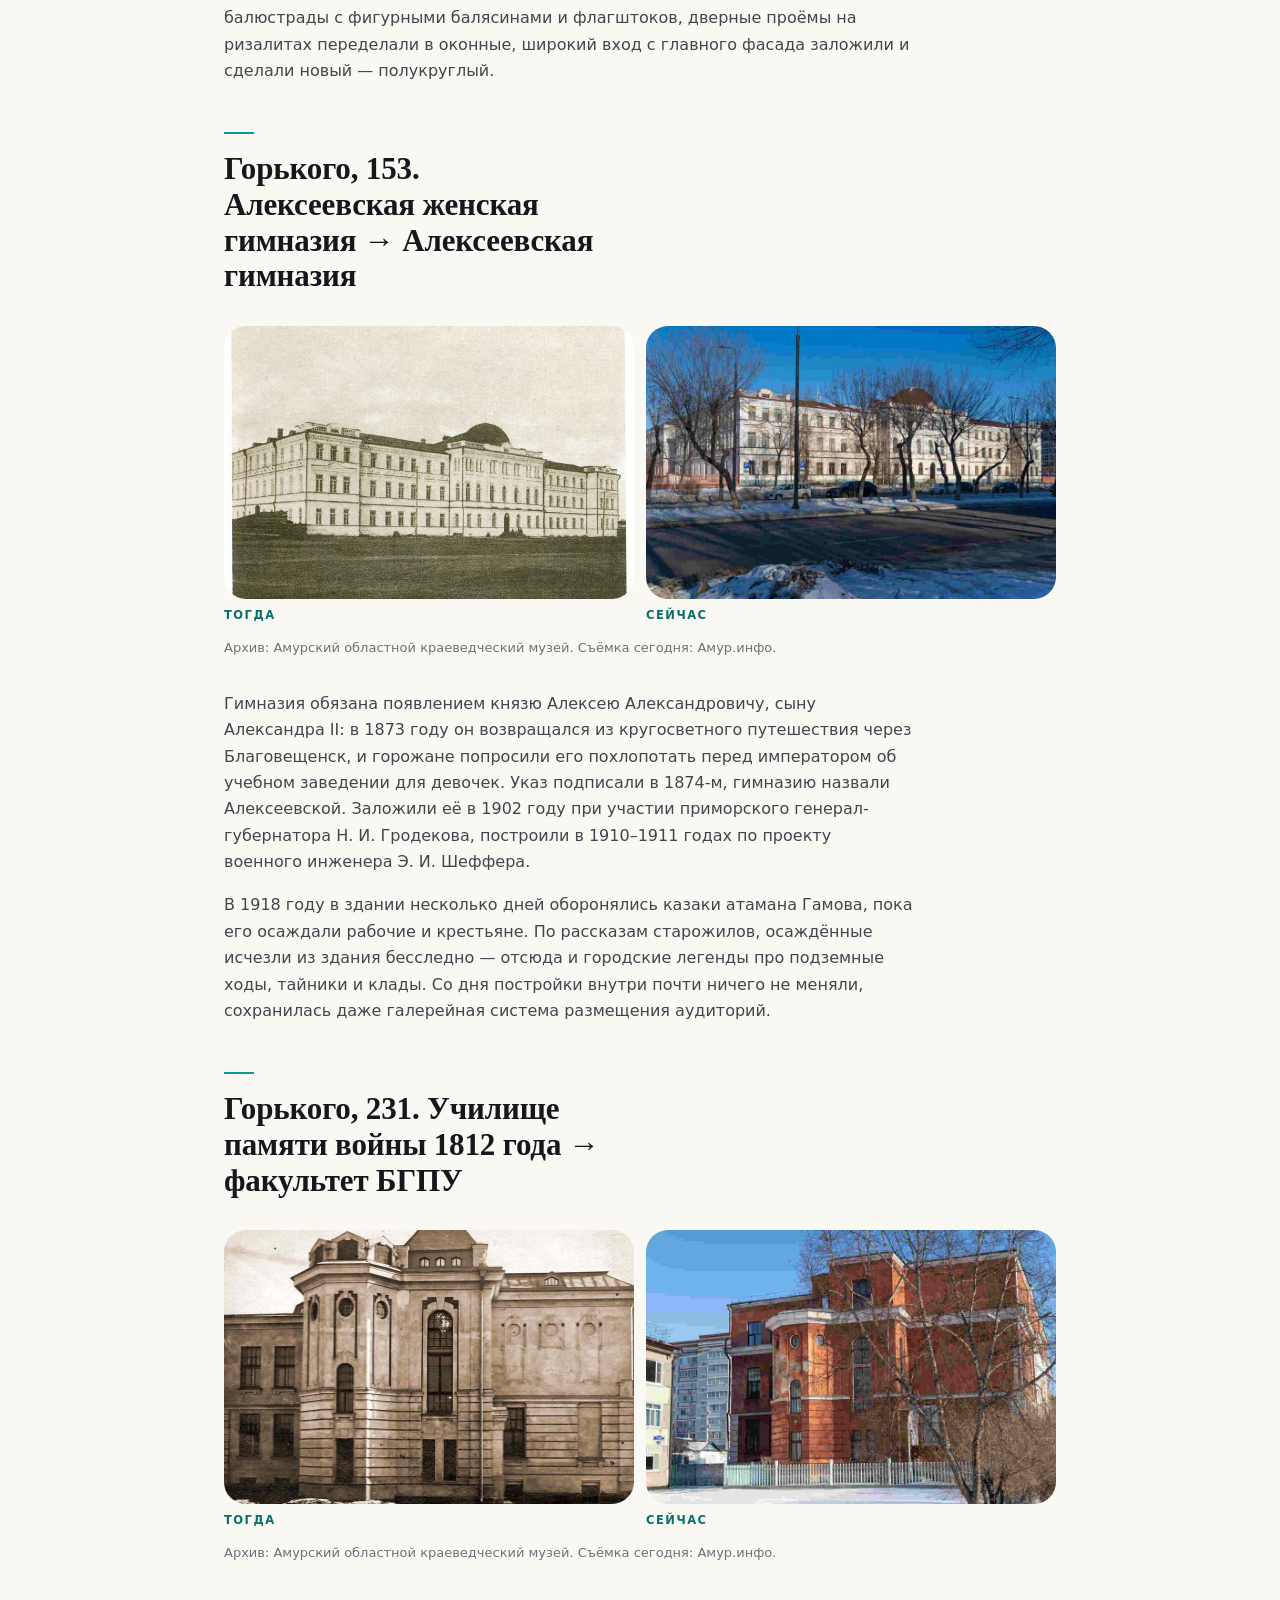
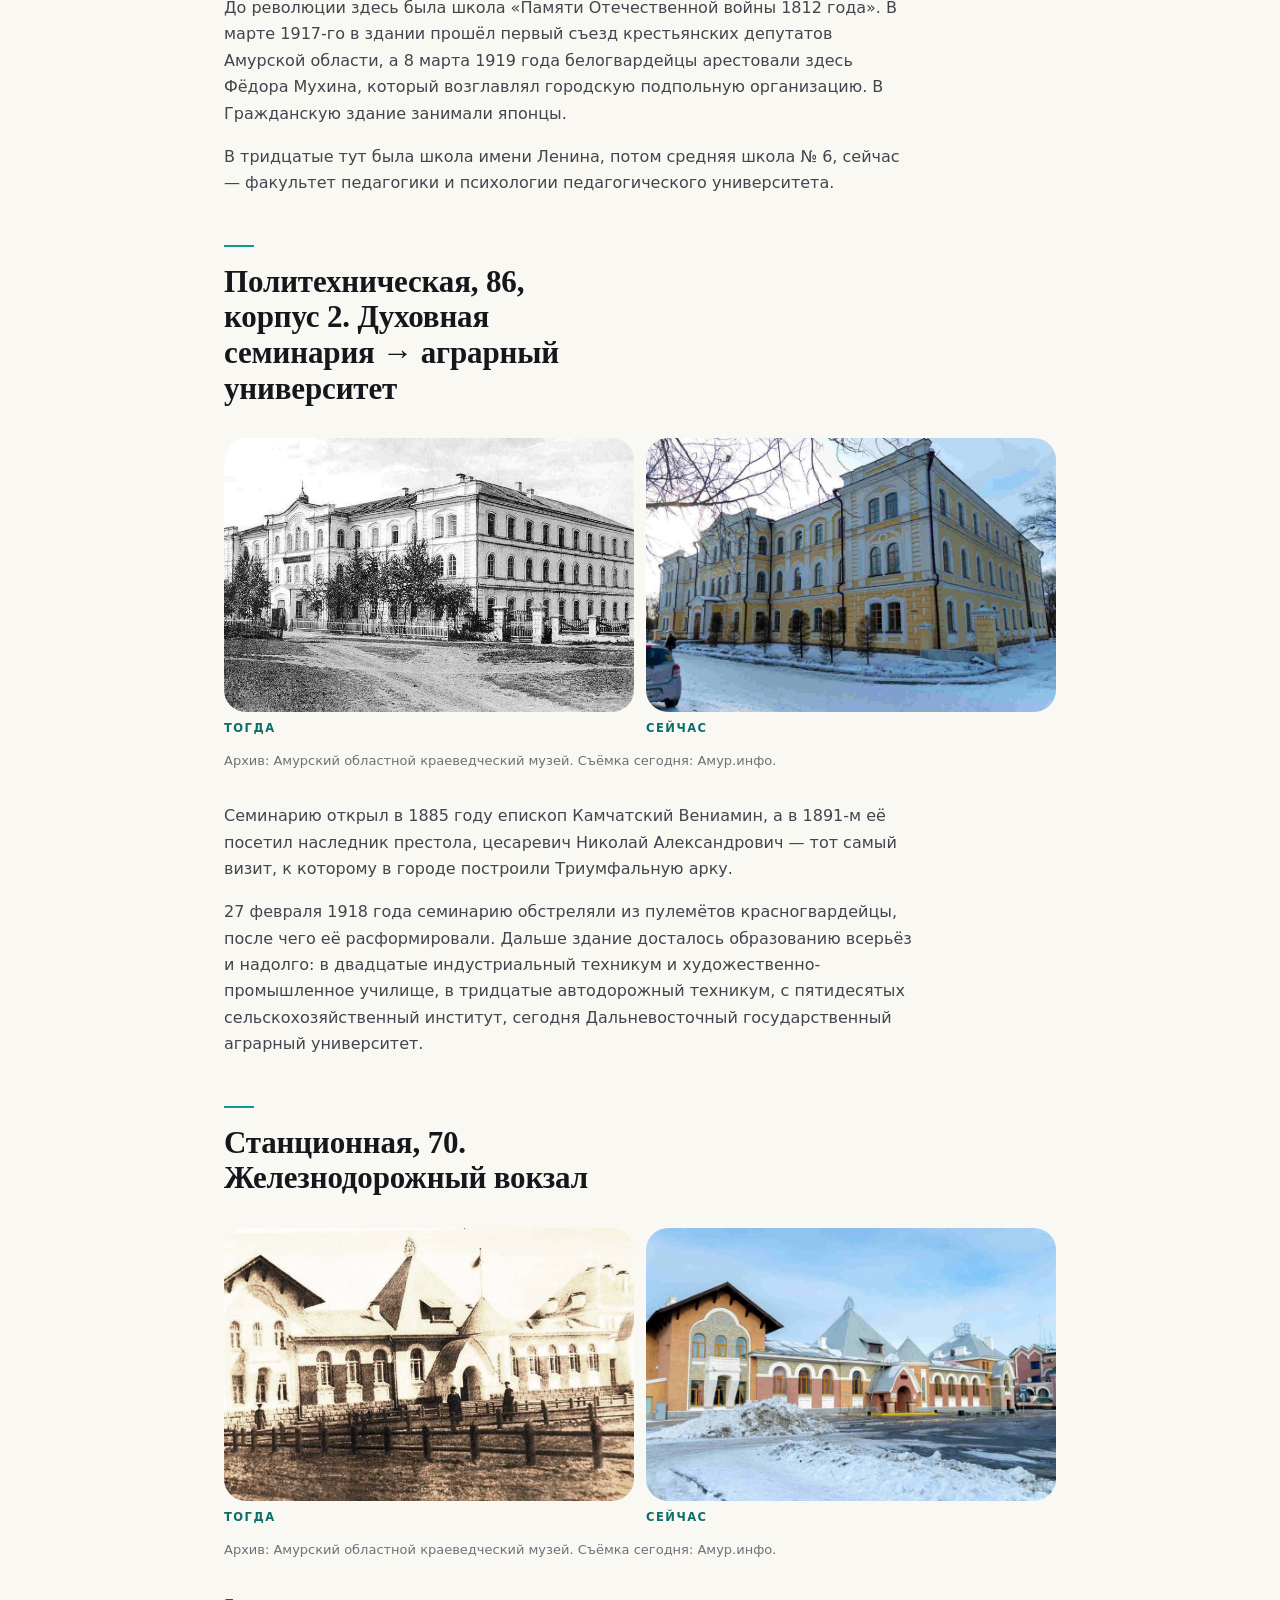
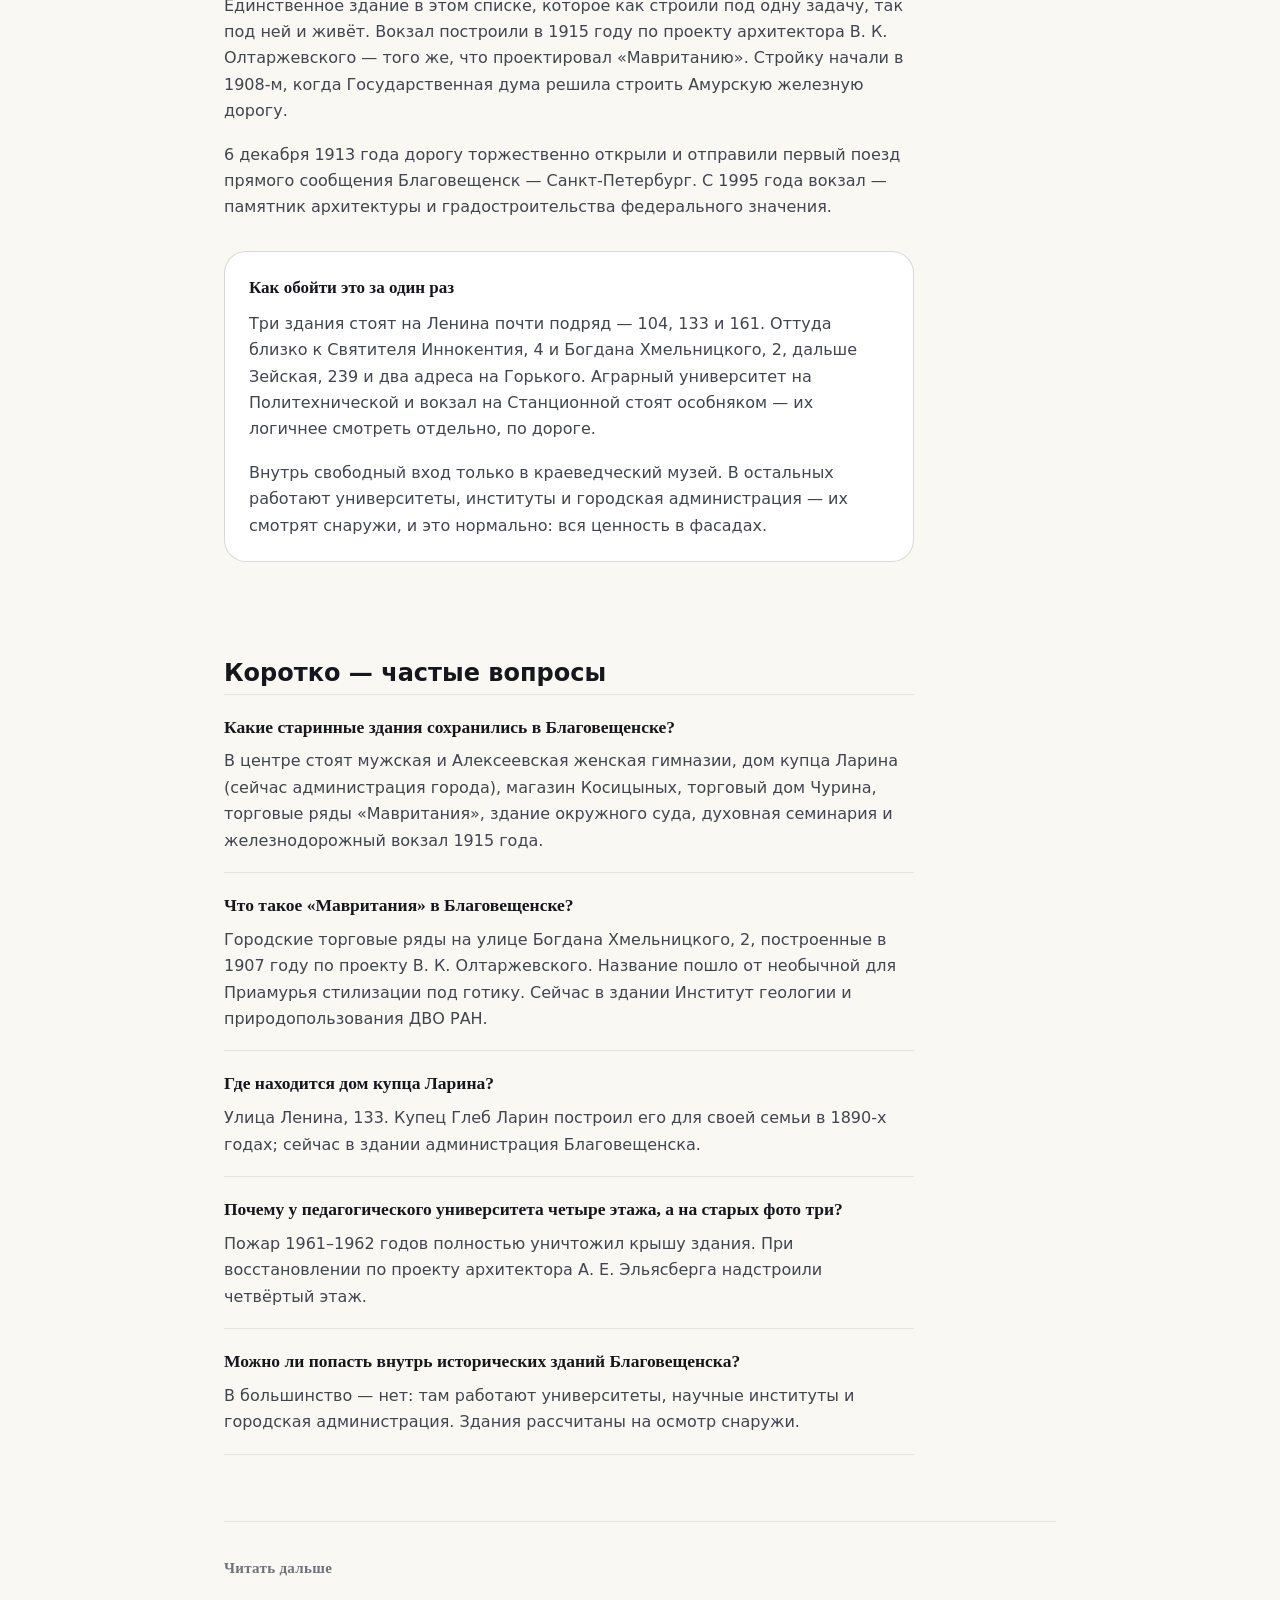
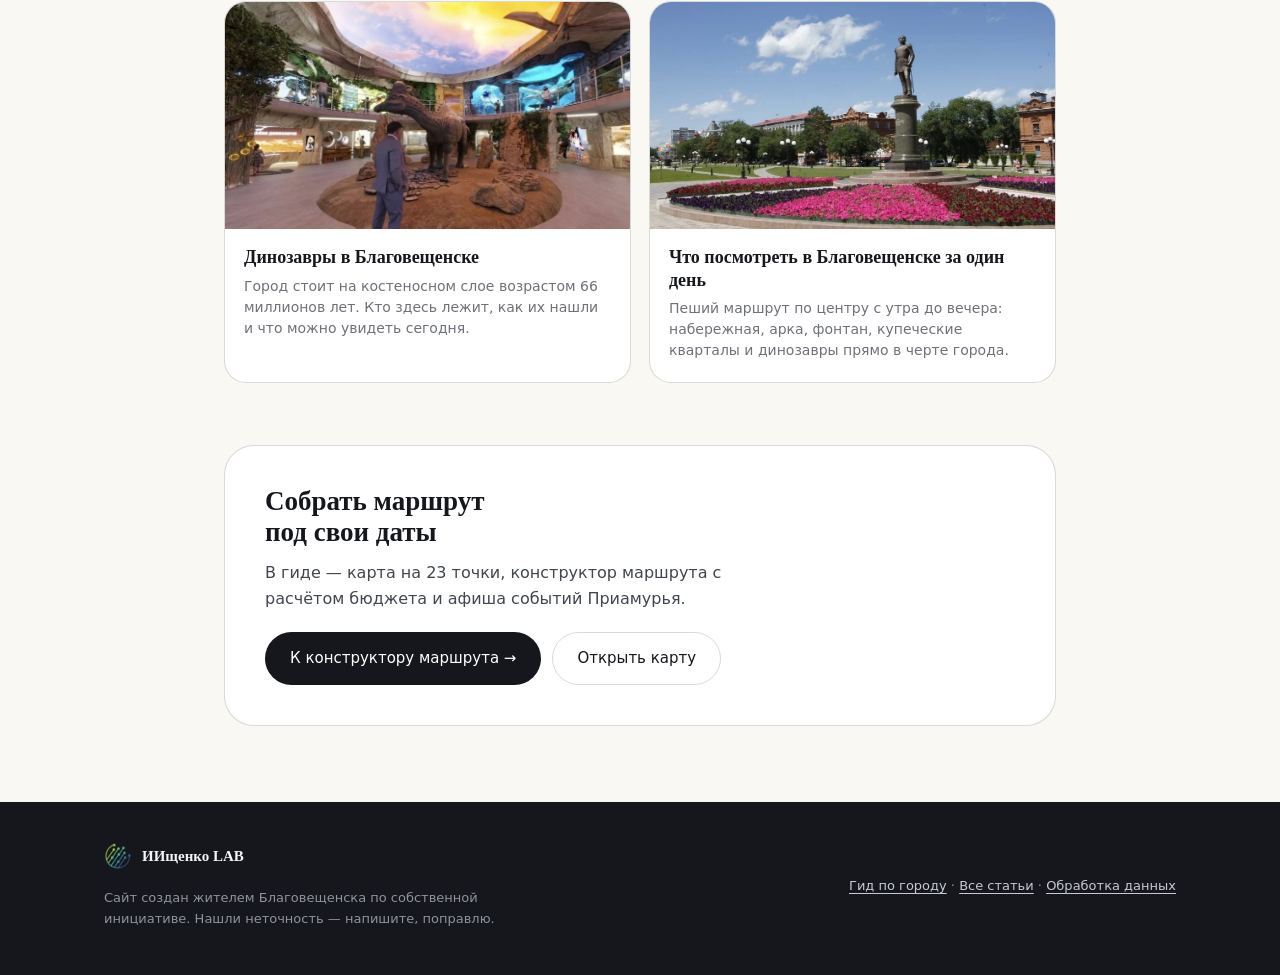
<file: stati/starinnye-zdaniya-blagoveshchenska/index.html>
<!DOCTYPE html>
<html lang="ru">
<head>
<meta name="robots" content="noindex, nofollow">
<meta charset="UTF-8">
<meta name="viewport" content="width=device-width, initial-scale=1.0">
<meta http-equiv="Content-Security-Policy" content="default-src 'self'; script-src 'self' 'unsafe-inline' https://mc.yandex.ru https://yastatic.net; style-src 'self' 'unsafe-inline' https://fonts.googleapis.com; font-src 'self' data: https://fonts.gstatic.com; img-src 'self' data: https://mc.yandex.ru; connect-src 'self' https://mc.yandex.ru https://yastatic.net wss://mc.yandex.ru; frame-src https://mc.yandex.ru; object-src 'none'; base-uri 'self'; form-action 'self'">
<meta name="referrer" content="strict-origin-when-cross-origin">
<meta name="theme-color" content="#0E9A93">
<link rel="icon" type="image/png" sizes="120x120" href="/assets/favicon-120.png">
<link rel="icon" type="image/png" sizes="64x64" href="/assets/favicon.png">
<link rel="icon" type="image/x-icon" href="/assets/favicon.ico">
<link rel="apple-touch-icon" sizes="180x180" href="/assets/favicon-180.png">
<link rel="preconnect" href="https://fonts.googleapis.com">
<link rel="preconnect" href="https://fonts.gstatic.com" crossorigin>
<link href="https://fonts.googleapis.com/css2?family=Bitter:wght@500;600;700&family=Golos+Text:wght@400;500;600;700&display=swap" rel="stylesheet">
<link rel="stylesheet" href="/assets/article.css">
<script>
/* тема до первой отрисовки, чтобы не мигало белым при переходе с главной */
(function(){try{var t=localStorage.getItem('atlas-theme');if(t==='dark')document.documentElement.setAttribute('data-theme','dark');}catch(e){}})();
</script>
<title>Старинные здания Благовещенска: тогда и сейчас</title>
<meta name="description" content="Одиннадцать зданий центра на архивных снимках и сегодня: дом купца Ларина, Алексеевская гимназия, «Мавритания», торговый дом Чурина. Адреса, история и что внутри теперь.">
<link rel="canonical" href="https://visitblg.ru/stati/starinnye-zdaniya-blagoveshchenska/">
<meta property="og:type" content="article">
<meta property="og:title" content="Старинные здания Благовещенска: тогда и сейчас">
<meta property="og:description" content="Одиннадцать зданий центра на архивных снимках и сегодня: дом купца Ларина, Алексеевская гимназия, «Мавритания», торговый дом Чурина. Адреса, история и что внутри теперь.">
<meta property="og:url" content="https://visitblg.ru/stati/starinnye-zdaniya-blagoveshchenska/">
<meta property="og:image" content="https://visitblg.ru/assets/photo/kupechesky-dom-kupol.jpg">
<meta property="og:locale" content="ru_RU">
<meta property="og:site_name" content="Амур Атлас">
<meta name="twitter:card" content="summary_large_image">
<meta name="twitter:title" content="Старинные здания Благовещенска: тогда и сейчас">
<meta name="twitter:description" content="Одиннадцать зданий центра на архивных снимках и сегодня: дом купца Ларина, Алексеевская гимназия, «Мавритания», торговый дом Чурина. Адреса, история и что внутри теперь.">
<meta name="twitter:image" content="https://visitblg.ru/assets/photo/kupechesky-dom-kupol.jpg">
<script type="application/ld+json">
{
  "@context": "https://schema.org",
  "@graph": [
    {
      "@type": "Article",
      "headline": "Старинные здания Благовещенска: тогда и сейчас",
      "description": "Одиннадцать зданий центра на архивных снимках и сегодня: дом купца Ларина, Алексеевская гимназия, «Мавритания», торговый дом Чурина. Адреса, история и что внутри теперь.",
      "image": [
        "https://visitblg.ru/assets/photo/kupechesky-dom-kupol.jpg"
      ],
      "datePublished": "2026-09-03",
      "dateModified": "2026-09-03",
      "inLanguage": "ru-RU",
      "author": {
        "@type": "Person",
        "name": "Евгений Ищенко"
      },
      "publisher": {
        "@type": "Organization",
        "name": "ИИщенко LAB",
        "logo": {
          "@type": "ImageObject",
          "url": "https://visitblg.ru/assets/logo-mark.png"
        }
      },
      "mainEntityOfPage": {
        "@type": "WebPage",
        "@id": "https://visitblg.ru/stati/starinnye-zdaniya-blagoveshchenska/"
      },
      "about": {
        "@type": "Place",
        "name": "Благовещенск",
        "address": {
          "@type": "PostalAddress",
          "addressLocality": "Благовещенск",
          "addressRegion": "Амурская область",
          "addressCountry": "RU"
        }
      }
    },
    {
      "@type": "BreadcrumbList",
      "itemListElement": [
        {
          "@type": "ListItem",
          "position": 1,
          "name": "Гид по Благовещенску",
          "item": "https://visitblg.ru/"
        },
        {
          "@type": "ListItem",
          "position": 2,
          "name": "Статьи",
          "item": "https://visitblg.ru/stati/"
        },
        {
          "@type": "ListItem",
          "position": 3,
          "name": "Старинные здания Благовещенска: тогда и сейчас"
        }
      ]
    },
    {
      "@type": "FAQPage",
      "mainEntity": [
        {
          "@type": "Question",
          "name": "Какие старинные здания сохранились в Благовещенске?",
          "acceptedAnswer": {
            "@type": "Answer",
            "text": "В центре стоят мужская и Алексеевская женская гимназии, дом купца Ларина (сейчас администрация города), магазин Косицыных, торговый дом Чурина, торговые ряды «Мавритания», здание окружного суда, духовная семинария и железнодорожный вокзал 1915 года."
          }
        },
        {
          "@type": "Question",
          "name": "Что такое «Мавритания» в Благовещенске?",
          "acceptedAnswer": {
            "@type": "Answer",
            "text": "Городские торговые ряды на улице Богдана Хмельницкого, 2, построенные в 1907 году по проекту В. К. Олтаржевского. Название пошло от необычной для Приамурья стилизации под готику. Сейчас в здании Институт геологии и природопользования ДВО РАН."
          }
        },
        {
          "@type": "Question",
          "name": "Где находится дом купца Ларина?",
          "acceptedAnswer": {
            "@type": "Answer",
            "text": "Улица Ленина, 133. Купец Глеб Ларин построил его для своей семьи в 1890-х годах; сейчас в здании администрация Благовещенска."
          }
        },
        {
          "@type": "Question",
          "name": "Почему у педагогического университета четыре этажа, а на старых фото три?",
          "acceptedAnswer": {
            "@type": "Answer",
            "text": "Пожар 1961–1962 годов полностью уничтожил крышу здания. При восстановлении по проекту архитектора А. Е. Эльясберга надстроили четвёртый этаж."
          }
        },
        {
          "@type": "Question",
          "name": "Можно ли попасть внутрь исторических зданий Благовещенска?",
          "acceptedAnswer": {
            "@type": "Answer",
            "text": "В большинство — нет: там работают университеты, научные институты и городская администрация. Здания рассчитаны на осмотр снаружи."
          }
        }
      ]
    }
  ]
}
</script>
<script>
(function(){
  var id = 111773809;
  (function(m,e,t,r,i,k,a){m[i]=m[i]||function(){(m[i].a=m[i].a||[]).push(arguments)};m[i].l=1*new Date();
   for(var j=0;j<e.length;j++){if(e[j].src===r){return;}}
   k=t.createElement("script");a=t.getElementsByTagName("script")[0];
   k.async=1;k.src=r;a.parentNode.insertBefore(k,a);
  })(window,document.scripts,document,"https://mc.yandex.ru/metrika/tag.js?id="+id,"ym");
  ym(id,"init",{ssr:true,clickmap:true,trackLinks:true,accurateTrackBounce:true,webvisor:true,
                referrer:document.referrer,url:location.href});
})();
</script>
<noscript><div><img src="https://mc.yandex.ru/watch/111773809" style="position:absolute;left:-9999px" alt=""></div></noscript>
</head>
<body>

<div class="progress" aria-hidden="true"><i id="pg"></i></div>
<div class="top">
  <div class="wrap top-in">
    <a class="back" href="/"><span class="ar">&larr;</span> Амур Атлас</a>
    <button class="theme-btn" id="theme-btn" aria-label="Переключить светлую и тёмную тему"><svg id="theme-ico" viewBox="0 0 24 24"><path d="M20 12.5A8 8 0 1111.5 4a6.5 6.5 0 008.5 8.5z"/></svg></button>
  </div>
</div>

<main>
<div class="wrap">

  <nav class="crumbs" aria-label="Хлебные крошки">
    <a href="/">Гид по Благовещенску</a><span>/</span><a href="/stati/">Статьи</a>
  </nav>

  <article>
    <div class="a-head">
      <span class="eyebrow">История</span>
      <h1 class="wide">Старинные здания Благовещенска: тогда и&nbsp;сейчас</h1>
      <p class="lead">Купеческий Благовещенск никуда не делся — он просто сменил вывески. Одиннадцать зданий центра: как они выглядели сто лет назад, что в них теперь и по каким адресам их искать.</p>
      <div class="a-meta">
        <span>Опубликовано <b>3 сентября 2026</b></span>
        
        <span>Читать <b>11 мин</b></span>
      </div>
    </div>

    <div class="cover">
      <img src="/assets/photo/kupechesky-dom-kupol.jpg" alt="Торговый дом «И. Я. Чурин и Ко» в Благовещенске летом: жёлто-белый фасад с куполом и скульптурами на кровле" width="900" height="601" loading="eager" decoding="async" fetchpriority="high">
    </div>
    <p class="cap">Торговый дом «И. Я. Чурин и Ко» на улице Святителя Иннокентия. Когда-то лучший магазин Восточной Сибири, сейчас — центр эстетического воспитания детей.</p>

    <div class="body">
<p class="first big">Гулять по историческому центру Благовещенска интереснее, когда знаешь, на что смотришь. Мэрия — бывший особняк золотопромышленника. Кафе с китайской кухней — магазин купцов, которых отправили на каторгу. Институт Академии наук — торговые ряды, где бывал Чехов. Ниже архивные снимки и те же ракурсы сегодня, с адресами.</p>

<p>Архивные кадры — из собрания Амурского областного краеведческого музея, современные снял фотограф Амур.инфо для репортажа «Один ракурс, две эпохи».</p>

<h2>Ленина, 104. Мужская гимназия → педагогический университет</h2>

<figure class="pair">
  <div class="pair-imgs">
    <div>
      <img src="/assets/photo/bldg-gimnaziya-m-old.jpg" alt="Мужская гимназия Благовещенска на архивном снимке начала XX века" width="445" height="288" loading="lazy" decoding="async">
      <span class="pair-lab">тогда</span>
    </div>
    <div>
      <img src="/assets/photo/bldg-gimnaziya-m-now.jpg" alt="Здание Благовещенского государственного педагогического университета сегодня" width="900" height="600" loading="lazy" decoding="async">
      <span class="pair-lab">сейчас</span>
    </div>
  </div>
  <figcaption>Архив: Амурский областной краеведческий музей. Съёмка сегодня: Амур.инфо.</figcaption>
</figure>

<p>Мужскую прогимназию открыли 21 августа 1877 года — сперва в деревянном доме на углу Большой и Графской, это нынешние Ленина и Калинина. Каменное трёхэтажное здание начали строить в 1909-м, отопление, водопровод и вентиляцию делала техническая контора торгового дома «Кунст и Альберс». Гимназия переехала между 1911 и 1913 годом и стала крупнейшим учебным заведением города.</p>

<p>Здесь же ответ на вопрос, который задают гиды: почему на старом снимке три этажа, а сейчас четыре. В 1961–1962 годах пожар уничтожил крышу целиком, и при восстановлении по проекту архитектора А. Е. Эльясберга надстроили четвёртый этаж.</p>

<h2>Ленина, 133. Дом купца Ларина → администрация города</h2>

<figure class="pair">
  <div class="pair-imgs">
    <div>
      <img src="/assets/photo/bldg-larin-old.jpg" alt="Дом купца Глеба Ларина в Благовещенске, снимок февраля 1917 года" width="900" height="566" loading="lazy" decoding="async">
      <span class="pair-lab">тогда</span>
    </div>
    <div>
      <img src="/assets/photo/bldg-larin-now.jpg" alt="Здание администрации Благовещенска сегодня" width="900" height="600" loading="lazy" decoding="async">
      <span class="pair-lab">сейчас</span>
    </div>
  </div>
  <figcaption>Архив: Амурский областной краеведческий музей. Съёмка сегодня: Амур.инфо.</figcaption>
</figure>

<p>В девяностых годах XIX века купец второй гильдии и управляющий золотопромышленной компанией Глеб Петрович Ларин построил здесь дом для своей семьи — у них с женой Александрой Павловной было шестеро детей. Дом был двухэтажный, из красного кирпича.</p>

<p>Дальше здание меняло хозяев чаще, чем вывески: в 1918 году областной военкомат, в 1950-м поликлиника, в восьмидесятые горисполком, сейчас администрация Благовещенска. По дороге ему добавили третий этаж и современную пристройку, так что от ларинского дома остался силуэт.</p>

<h2>Ленина, 161. Магазин Косицыных → кафе и офисы</h2>

<figure class="pair">
  <div class="pair-imgs">
    <div>
      <img src="/assets/photo/bldg-kosicyn-old.jpg" alt="Магазин торгового дома «Г. П. Косицын с сыновьями» на архивном снимке" width="750" height="501" loading="lazy" decoding="async">
      <span class="pair-lab">тогда</span>
    </div>
    <div>
      <img src="/assets/photo/bldg-kosicyn-now.jpg" alt="То же здание сегодня: кафе и офисные помещения" width="900" height="600" loading="lazy" decoding="async">
      <span class="pair-lab">сейчас</span>
    </div>
  </div>
  <figcaption>Архив: Амурский областной краеведческий музей. Съёмка сегодня: Амур.инфо.</figcaption>
</figure>

<p>Трёхэтажное здание построили в 1902 году: башня-купол над входом, две парадные, двенадцать балконов, просторные подвалы. Косицыны были одной из самых богатых молоканских семей дореволюционного Благовещенска — им принадлежали известковый, верёвочно-прядильный, матрасный, мукомольный и сундучный заводы, а самих купцов приглашали на коронацию Николая II.</p>

<p>История закончилась плохо. Универмаг построили, но цены отпугнули покупателей, а вложено было много. В сентябре 1902 года на пароход «Гилюй» погрузили товары торгового дома, застрахованные больше чем на триста тысяч рублей, — и пароход загорелся. Люди не пострадали, товар объявили уничтоженным, против купцов завели уголовное дело. Сыновей, Герасима и Ефима, приговорили к каторге, а имущество отошло Русско-Китайскому земельному банку.</p>

<div class="pull">Универмаг, который разорил своих хозяев и отправил их на каторгу. Сейчас на первом этаже кафе с китайской кухней.</div>

<p>Потом здесь были Русско-Китайский и Сибирский банки, магазины Шадрина и товарищества «Бр. Хлебниковы», контора страхового общества «Русский Ллойд». Купол, утраченный за советские годы, восстановили в 2008-м.</p>

<h2>Универмаг «Кунст и Альберс» → краеведческий музей</h2>

<figure class="fig">
  <img src="/assets/photo/kupechesky-dom-raduga.jpg" alt="Здание Амурского областного краеведческого музея в Благовещенске, бывший универмаг «Кунст и Альберс», над ним радуга" width="900" height="450" loading="lazy" decoding="async">
  <figcaption>Бывший универмаг «Кунст и Альберс». Основные работы завершили к 1894 году, законченный вид здание получило к 1911-му.</figcaption>
</figure>

<p>Единственное здание в этом списке, куда можно спокойно зайти. И единственное, чья история началась не со здания, а с выставки.</p>

<p>В 1891 году к приезду цесаревича Николая Александровича на берегу Амура построили выставочный павильон: модели золотопромышленных машин, макеты приисков, фотографии, золотые самородки. После отъезда гостя золотопромышленники подарили городу почти всё, кроме самого золота. 16 (28) августа 1891 года городская дума постановила «положить в городе Благовещенске начало музею» — с этой строчки он и считается.</p>

<p>Дальше музей два десятилетия скитался по чужим помещениям: сперва городская управа, с 1911 года — бывший интернат женской гимназии, где сейчас городской ЗАГС. Устав приняли в 1897-м, в конце 1899 года петербургский учёный В. П. Врадий помог разобрать коллекции и составить каталог, напечатанный в 1900-м. В двадцатые музей передали народному образованию: сначала он стал губернским, с 1926 года — окружным.</p>

<p>Своё нынешнее здание — бывший универмаг торгового дома «Кунст и Альберс» — музей получил только в 1981 году и открылся в нём после реконструкции в 1984-м. Имя краеведа Г. С. Новикова-Даурского, проработавшего здесь с 1927 по 1961 год, ему присвоили в 1993-м.</p>

<p>Сейчас в фондах больше 160 тысяч предметов. Ради двух вещей стоит зайти даже тем, кто музеи не любит: костюмы и атрибуты даурского и эвенкийского шаманов и Усть-Нюкжинский метеорит.</p>

<h2>Святителя Иннокентия, 4. Торговый дом Чурина → центр эстетического воспитания</h2>

<figure class="pair">
  <div class="pair-imgs">
    <div>
      <img src="/assets/photo/bldg-churin-old.jpg" alt="Торговый дом «И. Я. Чурин и Ко» в Благовещенске на архивном снимке" width="900" height="356" loading="lazy" decoding="async">
      <span class="pair-lab">тогда</span>
    </div>
    <div>
      <img src="/assets/photo/bldg-churin-now.jpg" alt="Здание торгового дома Чурина сегодня, зимой" width="900" height="600" loading="lazy" decoding="async">
      <span class="pair-lab">сейчас</span>
    </div>
  </div>
  <figcaption>Архив: Амурский областной краеведческий музей. Съёмка сегодня: Амур.инфо.</figcaption>
</figure>

<p>Торговый дом основал в 1867 году иркутский купец Иван Яковлевич Чурин. Здание проектировал неизвестный венский архитектор, и получилось оно таким, что считалось лучшим в Западной и Восточной Сибири. При магазине работали мастерская дамского и мужского платья, собственная электростанция, склады, «Чайная развесочная и розлив вин» и фабрика тёртых красок.</p>

<p>Вокруг магазина сложился Гостинодворский базар, а следом площадь, которую назвали Чуринской, и Торговая улица — сейчас это улица Богдана Хмельницкого. С тридцатых годов в здании были техникум водных путей сообщения, потом речное училище, потом Дворец пионеров. Сегодня здесь Центр эстетического воспитания детей имени В. В. Белоглазова, а бывшая торговая площадь стала сквером.</p>

<h2>Богдана Хмельницкого, 2. «Мавритания» → институт Академии наук</h2>

<figure class="pair">
  <div class="pair-imgs">
    <div>
      <img src="/assets/photo/bldg-mavritaniya-old.jpg" alt="Городские торговые ряды «Мавритания» в Благовещенске на архивном снимке" width="900" height="503" loading="lazy" decoding="async">
      <span class="pair-lab">тогда</span>
    </div>
    <div>
      <img src="/assets/photo/bldg-mavritaniya-now.jpg" alt="Здание «Мавритании» сегодня, в нём Институт геологии и природопользования ДВО РАН" width="900" height="600" loading="lazy" decoding="async">
      <span class="pair-lab">сейчас</span>
    </div>
  </div>
  <figcaption>Архив: Амурский областной краеведческий музей. Съёмка сегодня: Амур.инфо.</figcaption>
</figure>

<p>Городские торговые ряды, они же мелочный базар, построены в 1907 году по проекту архитектора В. К. Олтаржевского. Здание стилизовано под готику настолько нехарактерно для Приамурья, что за ним закрепилось имя «Мавритания».</p>

<p>Спроектировано было с умом: внизу холодные подвалы, чтобы купцам удобно было хранить мясо и рыбу, — и эти подвалы ни разу не подтопило за все городские наводнения. В торговых рядах бывал Чехов по дороге на Сахалин. В советское время здесь работал речной вокзал, сейчас — Институт геологии и природопользования Российской академии наук.</p>

<h2>Зейская, 239. Окружной суд → институт Академии наук</h2>

<figure class="pair">
  <div class="pair-imgs">
    <div>
      <img src="/assets/photo/bldg-sud-old.jpg" alt="Здание окружного суда в Благовещенске на архивном снимке" width="900" height="586" loading="lazy" decoding="async">
      <span class="pair-lab">тогда</span>
    </div>
    <div>
      <img src="/assets/photo/bldg-sud-now.jpg" alt="То же здание сегодня, в нём Институт геологии и природопользования ДВО РАН" width="900" height="600" loading="lazy" decoding="async">
      <span class="pair-lab">сейчас</span>
    </div>
  </div>
  <figcaption>Архив: Амурский областной краеведческий музей. Съёмка сегодня: Амур.инфо.</figcaption>
</figure>

<p>Построено на рубеже XIX и XX веков для Русско-Китайского банка, в 1909 году его купил окружной суд. В двадцатые здесь работал Амурский губернский суд, с шестидесятых по семидесятые — вечерний политехнический институт, сейчас снова Институт геологии и природопользования.</p>

<p>Это тот случай, когда сравнение кадров показывает потери. Фасад лишился балюстрады с фигурными балясинами и флагштоков, дверные проёмы на ризалитах переделали в оконные, широкий вход с главного фасада заложили и сделали новый — полукруглый.</p>

<h2>Горького, 153. Алексеевская женская гимназия → Алексеевская гимназия</h2>

<figure class="pair">
  <div class="pair-imgs">
    <div>
      <img src="/assets/photo/bldg-gimnaziya-old.jpg" alt="Алексеевская женская гимназия в Благовещенске на архивном снимке" width="790" height="600" loading="lazy" decoding="async">
      <span class="pair-lab">тогда</span>
    </div>
    <div>
      <img src="/assets/photo/bldg-gimnaziya-now.jpg" alt="Здание Алексеевской гимназии сегодня" width="900" height="600" loading="lazy" decoding="async">
      <span class="pair-lab">сейчас</span>
    </div>
  </div>
  <figcaption>Архив: Амурский областной краеведческий музей. Съёмка сегодня: Амур.инфо.</figcaption>
</figure>

<p>Гимназия обязана появлением князю Алексею Александровичу, сыну Александра II: в 1873 году он возвращался из кругосветного путешествия через Благовещенск, и горожане попросили его похлопотать перед императором об учебном заведении для девочек. Указ подписали в 1874-м, гимназию назвали Алексеевской. Заложили её в 1902 году при участии приморского генерал-губернатора Н. И. Гродекова, построили в 1910–1911 годах по проекту военного инженера Э. И. Шеффера.</p>

<p>В 1918 году в здании несколько дней оборонялись казаки атамана Гамова, пока его осаждали рабочие и крестьяне. По рассказам старожилов, осаждённые исчезли из здания бесследно — отсюда и городские легенды про подземные ходы, тайники и клады. Со дня постройки внутри почти ничего не меняли, сохранилась даже галерейная система размещения аудиторий.</p>

<h2>Горького, 231. Училище памяти войны 1812 года → факультет БГПУ</h2>

<figure class="pair">
  <div class="pair-imgs">
    <div>
      <img src="/assets/photo/bldg-1812-old.jpg" alt="Училище памяти Отечественной войны 1812 года в Благовещенске на архивном снимке" width="900" height="548" loading="lazy" decoding="async">
      <span class="pair-lab">тогда</span>
    </div>
    <div>
      <img src="/assets/photo/bldg-1812-now.jpg" alt="Здание факультета педагогики и психологии БГПУ сегодня" width="900" height="600" loading="lazy" decoding="async">
      <span class="pair-lab">сейчас</span>
    </div>
  </div>
  <figcaption>Архив: Амурский областной краеведческий музей. Съёмка сегодня: Амур.инфо.</figcaption>
</figure>

<p>До революции здесь была школа «Памяти Отечественной войны 1812 года». В марте 1917-го в здании прошёл первый съезд крестьянских депутатов Амурской области, а 8 марта 1919 года белогвардейцы арестовали здесь Фёдора Мухина, который возглавлял городскую подпольную организацию. В Гражданскую здание занимали японцы.</p>

<p>В тридцатые тут была школа имени Ленина, потом средняя школа № 6, сейчас — факультет педагогики и психологии педагогического университета.</p>

<h2>Политехническая, 86, корпус 2. Духовная семинария → аграрный университет</h2>

<figure class="pair">
  <div class="pair-imgs">
    <div>
      <img src="/assets/photo/bldg-seminariya-old.jpg" alt="Благовещенская духовная семинария на архивном снимке" width="900" height="517" loading="lazy" decoding="async">
      <span class="pair-lab">тогда</span>
    </div>
    <div>
      <img src="/assets/photo/bldg-seminariya-now.jpg" alt="Здание Дальневосточного государственного аграрного университета сегодня" width="900" height="600" loading="lazy" decoding="async">
      <span class="pair-lab">сейчас</span>
    </div>
  </div>
  <figcaption>Архив: Амурский областной краеведческий музей. Съёмка сегодня: Амур.инфо.</figcaption>
</figure>

<p>Семинарию открыл в 1885 году епископ Камчатский Вениамин, а в 1891-м её посетил наследник престола, цесаревич Николай Александрович — тот самый визит, к которому в городе построили Триумфальную арку.</p>

<p>27 февраля 1918 года семинарию обстреляли из пулемётов красногвардейцы, после чего её расформировали. Дальше здание досталось образованию всерьёз и надолго: в двадцатые индустриальный техникум и художественно-промышленное училище, в тридцатые автодорожный техникум, с пятидесятых сельскохозяйственный институт, сегодня Дальневосточный государственный аграрный университет.</p>

<h2>Станционная, 70. Железнодорожный вокзал</h2>

<figure class="pair">
  <div class="pair-imgs">
    <div>
      <img src="/assets/photo/bldg-vokzal-old.jpg" alt="Железнодорожный вокзал Благовещенска на снимке 1910-х годов" width="720" height="443" loading="lazy" decoding="async">
      <span class="pair-lab">тогда</span>
    </div>
    <div>
      <img src="/assets/photo/bldg-vokzal-now.jpg" alt="Железнодорожный вокзал Благовещенска сегодня" width="900" height="600" loading="lazy" decoding="async">
      <span class="pair-lab">сейчас</span>
    </div>
  </div>
  <figcaption>Архив: Амурский областной краеведческий музей. Съёмка сегодня: Амур.инфо.</figcaption>
</figure>

<p>Единственное здание в этом списке, которое как строили под одну задачу, так под ней и живёт. Вокзал построили в 1915 году по проекту архитектора В. К. Олтаржевского — того же, что проектировал «Мавританию». Стройку начали в 1908-м, когда Государственная дума решила строить Амурскую железную дорогу.</p>

<p>6 декабря 1913 года дорогу торжественно открыли и отправили первый поезд прямого сообщения Благовещенск — Санкт-Петербург. С 1995 года вокзал — памятник архитектуры и градостроительства федерального значения.</p>

<div class="callout">
  <h3>Как обойти это за один раз</h3>
  <p>Три здания стоят на Ленина почти подряд — 104, 133 и 161. Оттуда близко к Святителя Иннокентия, 4 и Богдана Хмельницкого, 2, дальше Зейская, 239 и два адреса на Горького. Аграрный университет на Политехнической и вокзал на Станционной стоят особняком — их логичнее смотреть отдельно, по дороге.</p>
  <p>Внутрь свободный вход только в краеведческий музей. В остальных работают университеты, институты и городская администрация — их смотрят снаружи, и это нормально: вся ценность в фасадах.</p>
</div>
    </div>

<section class="faq">
  <h2>Коротко — частые вопросы</h2>
  <div class="qa"><h3>Какие старинные здания сохранились в Благовещенске?</h3><p>В центре стоят мужская и Алексеевская женская гимназии, дом купца Ларина (сейчас администрация города), магазин Косицыных, торговый дом Чурина, торговые ряды «Мавритания», здание окружного суда, духовная семинария и железнодорожный вокзал 1915 года.</p></div>
  <div class="qa"><h3>Что такое «Мавритания» в Благовещенске?</h3><p>Городские торговые ряды на улице Богдана Хмельницкого, 2, построенные в 1907 году по проекту В. К. Олтаржевского. Название пошло от необычной для Приамурья стилизации под готику. Сейчас в здании Институт геологии и природопользования ДВО РАН.</p></div>
  <div class="qa"><h3>Где находится дом купца Ларина?</h3><p>Улица Ленина, 133. Купец Глеб Ларин построил его для своей семьи в 1890-х годах; сейчас в здании администрация Благовещенска.</p></div>
  <div class="qa"><h3>Почему у педагогического университета четыре этажа, а на старых фото три?</h3><p>Пожар 1961–1962 годов полностью уничтожил крышу здания. При восстановлении по проекту архитектора А. Е. Эльясберга надстроили четвёртый этаж.</p></div>
  <div class="qa"><h3>Можно ли попасть внутрь исторических зданий Благовещенска?</h3><p>В большинство — нет: там работают университеты, научные институты и городская администрация. Здания рассчитаны на осмотр снаружи.</p></div>
</section>
  </article>

  <section class="next">
    <div class="next-h">Читать дальше</div>
    <div class="next-grid">
<a class="card" href="/stati/dinozavry-v-blagoveshchenske/">
  <img src="/assets/photo/muzey-dinozavrov.jpg" alt="Модель гадрозавра в натуральную величину в интерактивном музее динозавров на площади Ленина в Благовещенске" width="840" height="473" loading="lazy" decoding="async">
  <div class="card-b">
    <div class="card-t">Динозавры в&nbsp;Благовещенске</div>
    <div class="card-d">Город стоит на костеносном слое возрастом 66 миллионов лет. Кто здесь лежит, как их нашли и что можно увидеть сегодня.</div>
  </div>
</a>
<a class="card" href="/stati/blagoveshchensk-za-odin-den/">
  <img src="/assets/photo/pamyatnik-muravyovu.jpg" alt="Памятник Муравьёву-Амурскому в Благовещенске летом, вокруг цветники и старинные кирпичные здания" width="960" height="640" loading="lazy" decoding="async">
  <div class="card-b">
    <div class="card-t">Что посмотреть в&nbsp;Благовещенске за&nbsp;один день</div>
    <div class="card-d">Пеший маршрут по центру с утра до вечера: набережная, арка, фонтан, купеческие кварталы и динозавры прямо в черте города.</div>
  </div>
</a>
    </div>
  </section>

  <section class="cta">
    <h2>Собрать маршрут под свои даты</h2>
    <p>В гиде — карта на 23 точки, конструктор маршрута с расчётом бюджета и афиша событий Приамурья.</p>
    <div class="btns">
      <a class="btn btn-primary" href="/#planner">К конструктору маршрута →</a>
      <a class="btn btn-ghost" href="/#map-s">Открыть карту</a>
    </div>
  </section>

</div>
</main>

<footer>
  <div class="wrap foot-in">
    <div>
      <a class="foot-brand" href="https://t.me/Evgen_wormhole" target="_blank" rel="noopener"><img src="/assets/logo-mark.png" alt="ИИщенко LAB" width="28" height="28">ИИщенко LAB</a>
      <div class="foot-note" style="margin-top:8px">Сайт создан жителем Благовещенска по собственной инициативе. Нашли неточность — напишите, поправлю.</div>
    </div>
    <div class="foot-note"><a href="/">Гид по городу</a> · <a href="/stati/">Все статьи</a> · <a href="/privacy.html">Обработка данных</a></div>
  </div>
</footer>
<script>
(function(){
  var bar = document.getElementById('pg');
  if (bar) {
    var tick = function(){
      var h = document.documentElement.scrollHeight - window.innerHeight;
      bar.style.width = (h > 0 ? Math.min(100, window.scrollY / h * 100) : 0) + '%';
    };
    addEventListener('scroll', tick, {passive:true});
    addEventListener('resize', tick);
    tick();
  }
  var btn = document.getElementById('theme-btn');
  if (btn) btn.addEventListener('click', function(){
    var dark = document.documentElement.getAttribute('data-theme') === 'dark';
    if (dark) document.documentElement.removeAttribute('data-theme');
    else document.documentElement.setAttribute('data-theme','dark');
    try { localStorage.setItem('atlas-theme', dark ? 'light' : 'dark'); } catch(e){}
  });
})();
</script>
</body>
</html>
</file>
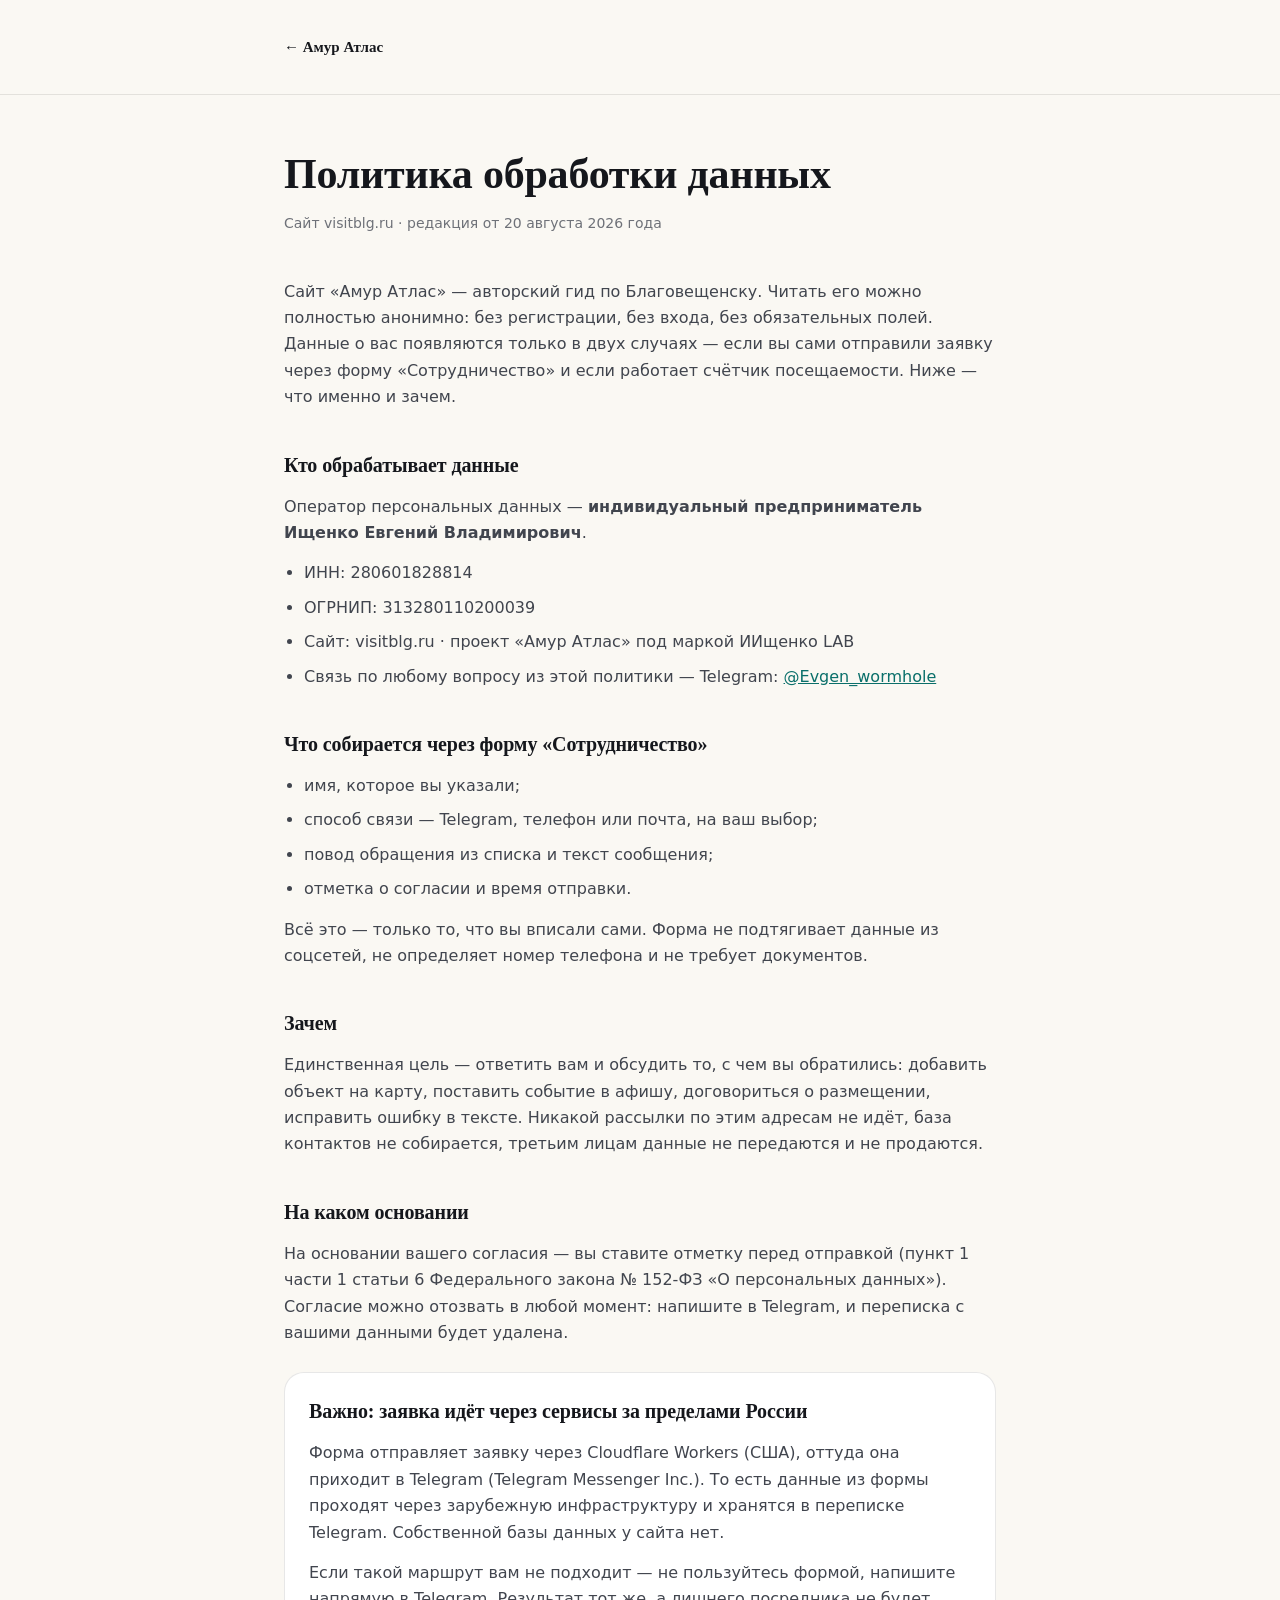
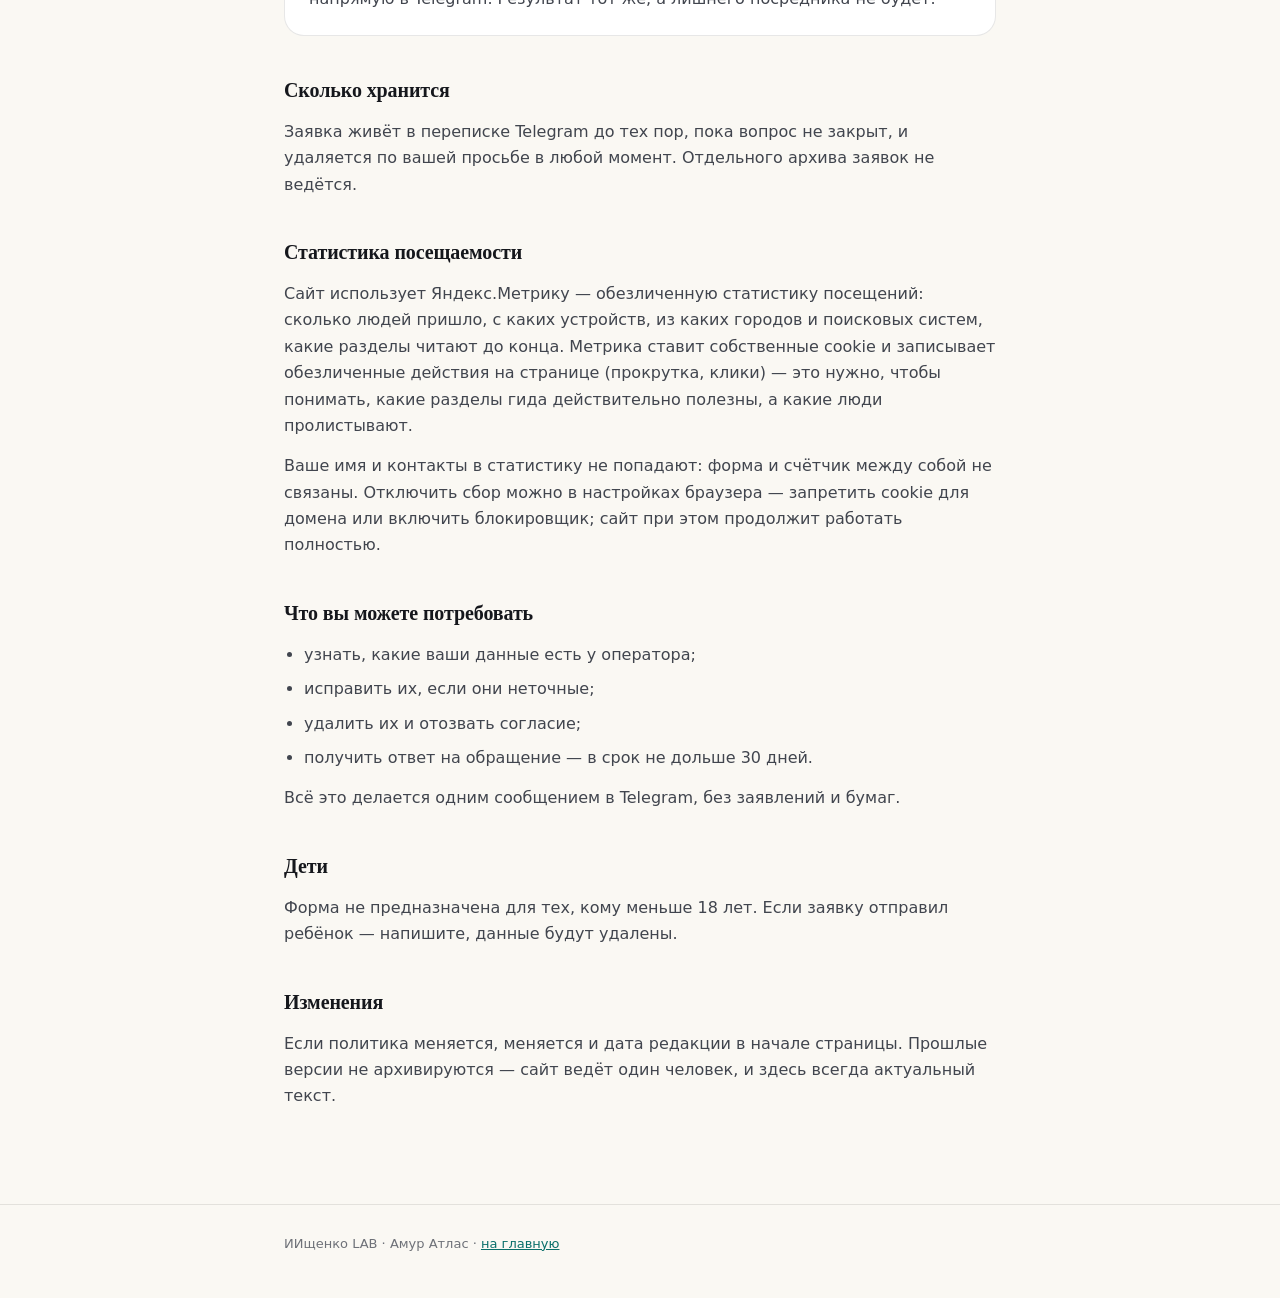
<file: privacy.html>
<!DOCTYPE html>
<html lang="ru">
<head>
<meta name="robots" content="noindex, nofollow">
<meta charset="UTF-8">
<meta name="viewport" content="width=device-width, initial-scale=1.0">
<meta http-equiv="Content-Security-Policy" content="default-src 'self'; script-src 'self' 'unsafe-inline'; style-src 'self' 'unsafe-inline' https://fonts.googleapis.com; font-src 'self' data: https://fonts.gstatic.com; img-src 'self' data:; object-src 'none'; base-uri 'self'; form-action 'self'">
<title>Политика обработки данных — Амур Атлас, гид по Благовещенску</title>
<meta name="description" content="Какие данные собирает сайт visitblg.ru, зачем, куда уходит заявка с формы сотрудничества и как потребовать удаления.">
<meta name="robots" content="noindex, follow">
<meta name="referrer" content="strict-origin-when-cross-origin">
<link rel="canonical" href="https://visitblg.ru/privacy.html">
<link rel="icon" type="image/png" sizes="120x120" href="assets/favicon-120.png">
<link rel="icon" type="image/png" sizes="64x64" href="assets/favicon.png">
<link rel="preconnect" href="https://fonts.googleapis.com">
<link rel="preconnect" href="https://fonts.gstatic.com" crossorigin>
<link href="https://fonts.googleapis.com/css2?family=Bitter:wght@500;600;700&family=Golos+Text:wght@400;500;600&display=swap" rel="stylesheet">
<script>
(function(){try{var t=localStorage.getItem('atlas-theme');if(t==='dark')document.documentElement.setAttribute('data-theme','dark');}catch(e){}})();
</script>
<style>
*,*::before,*::after{box-sizing:border-box;margin:0;padding:0}
:root{
  --bg:#FAF8F3;--surf:#FFFFFF;--ink:#15171C;--ink-2:#41454E;--muted:#6E7178;
  --line:rgba(21,23,28,0.10);--teal:#0E9A93;--teal-deep:#0A6F6A;
  --sans:'Golos Text',system-ui,sans-serif;--disp:'Bitter','Golos Text',Georgia,serif;
}
html[data-theme="dark"]{
  --bg:#111318;--surf:#1A1D23;--ink:#ECEDEF;--ink-2:#B9BDC6;--muted:#8A8F99;
  --line:rgba(236,237,239,0.12);--teal-deep:#3FC1B9;
}
body{font-family:var(--sans);background:var(--bg);color:var(--ink);line-height:1.65;-webkit-font-smoothing:antialiased}
.wrap{max-width:760px;margin:0 auto;padding:0 24px}
header{padding:34px 0;border-bottom:1px solid var(--line)}
.back{font-family:var(--disp);font-weight:600;font-size:15px;color:var(--ink);text-decoration:none;display:inline-flex;align-items:center;gap:9px}
@media(hover:hover) and (pointer:fine){.back:hover{color:var(--teal-deep)}}
main{padding:56px 0 80px}
h1{font-family:var(--disp);font-weight:600;font-size:clamp(28px,5vw,42px);letter-spacing:-0.005em;line-height:1.1;margin-bottom:14px}
.upd{font-size:14px;color:var(--muted);margin-bottom:44px}
h2{font-family:var(--disp);font-weight:600;font-size:20px;margin:38px 0 12px;letter-spacing:-0.005em}
p{color:var(--ink-2);margin-bottom:14px}
ul{margin:0 0 14px 20px;color:var(--ink-2)}
li{margin-bottom:8px}
a{color:var(--teal-deep)}
.note{background:var(--surf);border:1px solid var(--line);border-radius:20px;padding:22px 24px;margin:26px 0}
.note p:last-child{margin-bottom:0}
footer{border-top:1px solid var(--line);padding:28px 0 44px;font-size:13px;color:var(--muted)}
</style>
</head>
<body>

<header>
  <div class="wrap"><a class="back" href="/">&larr; Амур Атлас</a></div>
</header>

<main>
<div class="wrap">

  <h1>Политика обработки данных</h1>
  <p class="upd">Сайт visitblg.ru · редакция от 20 августа 2026 года</p>

  <p>Сайт «Амур Атлас» — авторский гид по Благовещенску. Читать его можно полностью анонимно: без регистрации, без входа, без обязательных полей. Данные о вас появляются только в двух случаях — если вы сами отправили заявку через форму «Сотрудничество» и если работает счётчик посещаемости. Ниже — что именно и зачем.</p>

  <h2>Кто обрабатывает данные</h2>
  <p>Оператор персональных данных &mdash; <b>индивидуальный предприниматель Ищенко Евгений Владимирович</b>.</p>
  <ul>
    <li>ИНН: 280601828814</li>
    <li>ОГРНИП: 313280110200039</li>
    <li>Сайт: visitblg.ru · проект «Амур Атлас» под маркой ИИщенко LAB</li>
    <li>Связь по любому вопросу из этой политики &mdash; Telegram: <a href="https://t.me/Evgen_wormhole" target="_blank" rel="noopener">@Evgen_wormhole</a></li>
  </ul>

  <h2>Что собирается через форму «Сотрудничество»</h2>
  <ul>
    <li>имя, которое вы указали;</li>
    <li>способ связи — Telegram, телефон или почта, на ваш выбор;</li>
    <li>повод обращения из списка и текст сообщения;</li>
    <li>отметка о согласии и время отправки.</li>
  </ul>
  <p>Всё это — только то, что вы вписали сами. Форма не подтягивает данные из соцсетей, не определяет номер телефона и не требует документов.</p>

  <h2>Зачем</h2>
  <p>Единственная цель — ответить вам и обсудить то, с чем вы обратились: добавить объект на карту, поставить событие в афишу, договориться о размещении, исправить ошибку в тексте. Никакой рассылки по этим адресам не идёт, база контактов не собирается, третьим лицам данные не передаются и не продаются.</p>

  <h2>На каком основании</h2>
  <p>На основании вашего согласия — вы ставите отметку перед отправкой (пункт 1 части 1 статьи 6 Федерального закона № 152-ФЗ «О персональных данных»). Согласие можно отозвать в любой момент: напишите в Telegram, и переписка с вашими данными будет удалена.</p>

  <div class="note">
    <h2 style="margin-top:0">Важно: заявка идёт через сервисы за пределами России</h2>
    <p>Форма отправляет заявку через Cloudflare Workers (США), оттуда она приходит в Telegram (Telegram Messenger Inc.). То есть данные из формы проходят через зарубежную инфраструктуру и хранятся в переписке Telegram. Собственной базы данных у сайта нет.</p>
    <p>Если такой маршрут вам не подходит — не пользуйтесь формой, напишите напрямую в Telegram. Результат тот же, а лишнего посредника не будет.</p>
  </div>

  <h2>Сколько хранится</h2>
  <p>Заявка живёт в переписке Telegram до тех пор, пока вопрос не закрыт, и удаляется по вашей просьбе в любой момент. Отдельного архива заявок не ведётся.</p>

  <h2>Статистика посещаемости</h2>
  <p>Сайт использует Яндекс.Метрику — обезличенную статистику посещений: сколько людей пришло, с каких устройств, из каких городов и поисковых систем, какие разделы читают до конца. Метрика ставит собственные cookie и записывает обезличенные действия на странице (прокрутка, клики) — это нужно, чтобы понимать, какие разделы гида действительно полезны, а какие люди пролистывают.</p>
  <p>Ваше имя и контакты в статистику не попадают: форма и счётчик между собой не связаны. Отключить сбор можно в настройках браузера — запретить cookie для домена или включить блокировщик; сайт при этом продолжит работать полностью.</p>

  <h2>Что вы можете потребовать</h2>
  <ul>
    <li>узнать, какие ваши данные есть у оператора;</li>
    <li>исправить их, если они неточные;</li>
    <li>удалить их и отозвать согласие;</li>
    <li>получить ответ на обращение — в срок не дольше 30 дней.</li>
  </ul>
  <p>Всё это делается одним сообщением в Telegram, без заявлений и бумаг.</p>

  <h2>Дети</h2>
  <p>Форма не предназначена для тех, кому меньше 18 лет. Если заявку отправил ребёнок — напишите, данные будут удалены.</p>

  <h2>Изменения</h2>
  <p>Если политика меняется, меняется и дата редакции в начале страницы. Прошлые версии не архивируются — сайт ведёт один человек, и здесь всегда актуальный текст.</p>

</div>
</main>

<footer>
  <div class="wrap">ИИщенко LAB · Амур Атлас · <a href="/">на главную</a></div>
</footer>

</body>
</html>
</file>
<file: assets/article.css>
/* Страницы статей «Амур Атласа».
   Токены и шрифты те же, что на главной, — страница должна читаться как
   продолжение сайта, а не как отдельный блог на шаблоне.
   Прогнано по «Визуальный_антинейрослоп.txt»: два уровня глубины, ховеры
   только для мыши, ритм секций неравномерный, появлений при прокрутке нет. */

*,*::before,*::after{box-sizing:border-box;margin:0;padding:0}

:root{
  --bg:#FAF8F3; --surf:#FFFFFF; --surf-2:#F2EFE8;
  --ink:#15171C; --ink-2:#41454E; --muted:#6E7178;
  --line:rgba(21,23,28,0.09); --line-2:rgba(21,23,28,0.16);
  --teal:#0E9A93; --teal-deep:#0A6F6A; --teal-soft:rgba(14,154,147,0.10);
  --amber:#E0872B; --amber-soft:rgba(224,135,43,0.12);
  --nav-bg:rgba(250,248,243,0.78);
  --on-ink:#FFFFFF; --foot-bg:#15171C;
  --sh:0 6px 24px rgba(21,23,28,0.07),0 2px 6px rgba(21,23,28,0.04);
  --sh-lg:0 24px 60px rgba(21,23,28,0.13),0 8px 20px rgba(21,23,28,0.06);
  --r:22px; --r-lg:30px;
  --sans:'Golos Text',system-ui,sans-serif;
  --disp:'Bitter','Golos Text',Georgia,serif;
}
html[data-theme="dark"]{
  --bg:#111318; --surf:#1A1D23; --surf-2:#232730;
  --ink:#ECEDEF; --ink-2:#B9BDC6; --muted:#8A8F99;
  --line:rgba(236,237,239,0.09); --line-2:rgba(236,237,239,0.18);
  --teal-deep:#3FC1B9; --teal-soft:rgba(14,154,147,0.17); --amber-soft:rgba(224,135,43,0.16);
  --nav-bg:rgba(17,19,24,0.82); --on-ink:#15171C; --foot-bg:#0D0F13;
}

html{scroll-behavior:smooth}
body{font-family:var(--sans);background:var(--bg);color:var(--ink);
  line-height:1.65;-webkit-font-smoothing:antialiased;overflow-x:hidden}
/* height:auto обязателен. В тегах проставлены width/height (это резервирует
   место и снимает дёрганье при загрузке), но атрибут height задаёт картинке
   конкретную высоту в пикселях, и тогда aspect-ratio из CSS не применяется:
   вертикальное фото не обрезается, а растягивает карточку. */
img{max-width:100%;display:block;height:auto}
a{color:var(--teal-deep);text-decoration-thickness:1px;text-underline-offset:3px}

.wrap{max-width:1120px;margin:0 auto;padding:0 24px}
/* Колонка статьи уже, чем у гида: 1120 px под текст — это полоса на
   пол-экрана и пустота справа. Шапка и подвал остаются широкими. */
main > .wrap{max-width:880px}
/* мера строки: 66-70 знаков. Абзац во весь экран не читают */
.col{max-width:690px}

/* -- полоса прочитанного ----------------------------------------------
   Единственная движущаяся деталь на странице. Показывает, сколько
   осталось: у длинного текста это снимает тревогу «сколько ещё». */
.progress{position:fixed;top:0;left:0;height:2px;width:100%;z-index:60;
  background:transparent;pointer-events:none}
.progress i{display:block;height:100%;width:0;background:var(--teal);
  transition:width .1s linear}

/* -- верхняя панель ---------------------------------------------------- */
.top{position:sticky;top:0;z-index:50;background:var(--nav-bg);
  backdrop-filter:blur(14px);-webkit-backdrop-filter:blur(14px);
  border-bottom:1px solid var(--line)}
.top-in{display:flex;align-items:center;justify-content:space-between;
  gap:16px;height:60px}
.back{font-family:var(--disp);font-weight:600;font-size:15px;color:var(--ink);
  text-decoration:none;display:inline-flex;align-items:center;gap:9px}
.back .ar{display:inline-block;transition:transform .25s ease}
.theme-btn{width:36px;height:36px;border-radius:50%;border:1px solid var(--line-2);
  background:transparent;color:var(--ink);cursor:pointer;display:grid;place-items:center;
  transition:border-color .2s ease}
.theme-btn svg{width:17px;height:17px;fill:currentColor}

/* -- хлебные крошки ---------------------------------------------------- */
.crumbs{font-size:13px;color:var(--muted);padding:26px 0 0}
.crumbs a{color:var(--muted);text-decoration:none}
.crumbs span{margin:0 7px;opacity:.55}

/* -- шапка статьи ------------------------------------------------------ */
.a-head{padding:20px 0 0}
.eyebrow{font-size:12px;letter-spacing:.14em;text-transform:uppercase;
  color:var(--teal-deep);font-weight:600;display:block;margin-bottom:14px}
h1{font-family:var(--disp);font-weight:600;line-height:1.06;letter-spacing:-0.005em;
  font-size:clamp(31px,5.4vw,54px);margin-bottom:18px;max-width:14ch}
h1.wide{max-width:17ch}
.lead{font-size:clamp(17px,2.1vw,20px);line-height:1.55;color:var(--ink-2);
  max-width:640px;margin-bottom:22px}
.a-meta{display:flex;flex-wrap:wrap;gap:8px 18px;font-size:13.5px;color:var(--muted);
  padding-bottom:30px;border-bottom:1px solid var(--line)}
.a-meta b{font-weight:500;color:var(--ink-2)}

/* -- обложка ----------------------------------------------------------- */
.cover{margin:30px 0 8px;border-radius:var(--r-lg);overflow:hidden;box-shadow:var(--sh)}
.cover img{width:100%;aspect-ratio:16/9;object-fit:cover}
.cap{font-size:13px;color:var(--muted);margin:12px 0 0;max-width:640px}

/* -- тело статьи ------------------------------------------------------- */
.body{padding:38px 0 10px}
.body p{color:var(--ink-2);margin-bottom:17px;max-width:690px}
.body p.big{font-size:18.5px;color:var(--ink)}
/* буквица: единственное типографское украшение, и только в первом абзаце */
.body > p.first::first-letter{font-family:var(--disp);font-weight:600;font-size:3.1em;
  line-height:.86;float:left;margin:6px 11px 0 0;color:var(--teal-deep)}
.body h2{font-family:var(--disp);font-weight:600;letter-spacing:-0.005em;
  font-size:clamp(23px,3.2vw,31px);line-height:1.15;margin:48px 0 15px;max-width:25ch}
.body h2::before{content:"";display:block;width:30px;height:2px;background:var(--teal);
  margin-bottom:17px}
.body h3{font-family:var(--disp);font-weight:600;font-size:19px;margin:30px 0 9px}
.body ul,.body ol{margin:0 0 18px 21px;color:var(--ink-2);max-width:670px}
.body li{margin-bottom:9px}
.body li::marker{color:var(--teal)}
.body strong{color:var(--ink);font-weight:600}

/* врезка с фотографией внутри текста */
.fig{margin:30px 0}
.fig img{width:100%;border-radius:var(--r);object-fit:cover}
.fig figcaption{font-size:13px;color:var(--muted);margin-top:10px;max-width:640px}

/* пара «тогда / сейчас»: два кадра одного здания с разницей в век.
   Рядом, а не друг под другом — иначе взгляду не с чем сравнивать. */
.pair{margin:32px 0}
.pair-imgs{display:grid;grid-template-columns:1fr 1fr;gap:12px}
.pair-imgs img{width:100%;height:auto;aspect-ratio:3/2;object-fit:cover;
  border-radius:var(--r)}
.pair-lab{display:block;margin-top:7px;font-size:11.5px;letter-spacing:.13em;
  text-transform:uppercase;font-weight:600;color:var(--teal-deep)}
.pair figcaption{font-size:13px;color:var(--muted);margin-top:12px;max-width:640px}
@media(max-width:640px){.pair-imgs{grid-template-columns:1fr;gap:16px}}

/* цитата-акцент. Одна на статью, не больше */
.pull{margin:34px 0;padding:4px 0 4px 22px;border-left:3px solid var(--teal);
  font-family:var(--disp);font-size:clamp(19px,2.6vw,24px);line-height:1.34;
  color:var(--ink);max-width:640px}

/* блок с практикой: то, что нужно сделать или запомнить */
.callout{background:var(--surf);border:1px solid var(--line-2);border-radius:var(--r);
  padding:22px 24px;margin:30px 0;max-width:690px}
.callout h3{margin:0 0 9px;font-size:17px}
.callout p:last-child,.callout ul:last-child{margin-bottom:0}
.callout.warn{border-color:rgba(224,135,43,.45);background:var(--amber-soft)}

/* таблица цен и расписаний */
.tbl-wrap{overflow-x:auto;margin:26px 0;max-width:690px}
table{border-collapse:collapse;width:100%;min-width:440px;font-size:15px}
th,td{text-align:left;padding:11px 14px;border-bottom:1px solid var(--line)}
th{font-family:var(--disp);font-weight:600;color:var(--ink);font-size:14px;
  border-bottom:1px solid var(--line-2)}
td{color:var(--ink-2)}
td b{color:var(--ink);font-weight:600}

/* -- вопросы и ответы -------------------------------------------------- */
.faq{margin:52px 0 0;max-width:690px}
.faq h2{margin-top:0}
.qa{border-top:1px solid var(--line);padding:18px 0}
.qa:last-child{border-bottom:1px solid var(--line)}
.qa h3{font-family:var(--disp);font-size:17.5px;font-weight:600;margin:0 0 7px}
.qa p{color:var(--ink-2);margin:0}

/* -- читать дальше ----------------------------------------------------- */
.next{margin:66px 0 0;padding-top:34px;border-top:1px solid var(--line)}
.next-h{font-family:var(--disp);font-size:15px;font-weight:600;color:var(--muted);
  margin-bottom:20px;letter-spacing:.02em}
.next-grid{display:grid;gap:18px;grid-template-columns:1fr 1fr}
.card{display:block;text-decoration:none;color:inherit;border:1px solid var(--line-2);
  border-radius:var(--r);overflow:hidden;background:var(--surf);
  transition:transform .25s ease,box-shadow .25s ease}
.card img{width:100%;aspect-ratio:16/9;object-fit:cover}
.card-b{padding:17px 19px 21px}
.card-t{font-family:var(--disp);font-weight:600;font-size:18px;line-height:1.24;
  margin-bottom:7px;color:var(--ink)}
.card-d{font-size:14px;color:var(--muted);line-height:1.5}

/* -- возврат в гид ----------------------------------------------------- */
.cta{margin:62px 0 0;background:var(--surf);border:1px solid var(--line-2);
  border-radius:var(--r-lg);padding:clamp(26px,4vw,40px)}
.cta h2{font-family:var(--disp);font-weight:600;font-size:clamp(21px,3vw,27px);
  line-height:1.16;margin-bottom:11px;max-width:18ch}
.cta p{color:var(--ink-2);max-width:520px;margin-bottom:20px}
.btns{display:flex;flex-wrap:wrap;gap:11px}
.btn{font-family:var(--sans);font-size:15px;font-weight:500;border-radius:999px;
  padding:13px 24px;border:1px solid transparent;cursor:pointer;text-decoration:none;
  display:inline-flex;align-items:center;gap:8px;transition:transform .2s ease}
.btn-primary{background:var(--ink);color:var(--on-ink)}
.btn-ghost{background:transparent;color:var(--ink);border-color:var(--line-2)}

/* -- подвал ------------------------------------------------------------ */
footer{margin-top:76px;background:var(--foot-bg);color:#C7CAD1;padding:40px 0 46px}
.foot-in{display:flex;flex-wrap:wrap;gap:18px;align-items:center;
  justify-content:space-between}
.foot-brand{display:inline-flex;align-items:center;gap:10px;color:#F2F3F5;
  font-family:var(--disp);font-weight:600;font-size:15px;text-decoration:none}
.foot-brand img{width:28px;height:28px}
.foot-note{font-size:13px;color:#8E939D;max-width:430px}
footer a{color:#C7CAD1}

/* -- список статей ----------------------------------------------------- */
.list{padding:34px 0 0}
/* первая карточка крупная, остальные в два столбца: ряд одинаковых
   плиток — самая узнаваемая метка сгенерированной страницы */
.lead-card{display:grid;grid-template-columns:1.05fr .95fr;gap:0;
  border:1px solid var(--line-2);border-radius:var(--r-lg);overflow:hidden;
  background:var(--surf);text-decoration:none;color:inherit;margin-bottom:22px;
  transition:transform .25s ease,box-shadow .25s ease}
.lead-card img{width:100%;height:100%;min-height:230px;object-fit:cover}
.lead-card .b{padding:clamp(22px,3vw,34px);display:flex;flex-direction:column;
  justify-content:center}
.lead-card .t{font-family:var(--disp);font-weight:600;
  font-size:clamp(21px,2.7vw,28px);line-height:1.18;margin-bottom:10px}
.lead-card .d{color:var(--ink-2);font-size:15px;margin-bottom:14px}
.tag{font-size:12px;letter-spacing:.13em;text-transform:uppercase;
  color:var(--teal-deep);font-weight:600}
.rest{display:grid;grid-template-columns:1fr 1fr;gap:18px}

@media(max-width:820px){
  .next-grid,.rest{grid-template-columns:1fr}
  .lead-card{grid-template-columns:1fr}
  .lead-card img{min-height:200px;aspect-ratio:16/9}
}

/* Ховеры — только там, где есть курсор. На тач-экране :hover залипает
   после тапа: карточка остаётся «поднятой» до следующего касания. */
@media(hover:hover) and (pointer:fine){
  .back:hover .ar{transform:translateX(-3px)}
  .back:hover{color:var(--teal-deep)}
  .theme-btn:hover{border-color:var(--teal)}
  .card:hover,.lead-card:hover{transform:translateY(-3px);box-shadow:var(--sh)}
  .btn-primary:hover,.btn-ghost:hover{transform:translateY(-2px)}
  .crumbs a:hover{color:var(--teal-deep)}
}
@media(prefers-reduced-motion:reduce){
  *{transition:none!important;scroll-behavior:auto!important}
}
</file>
